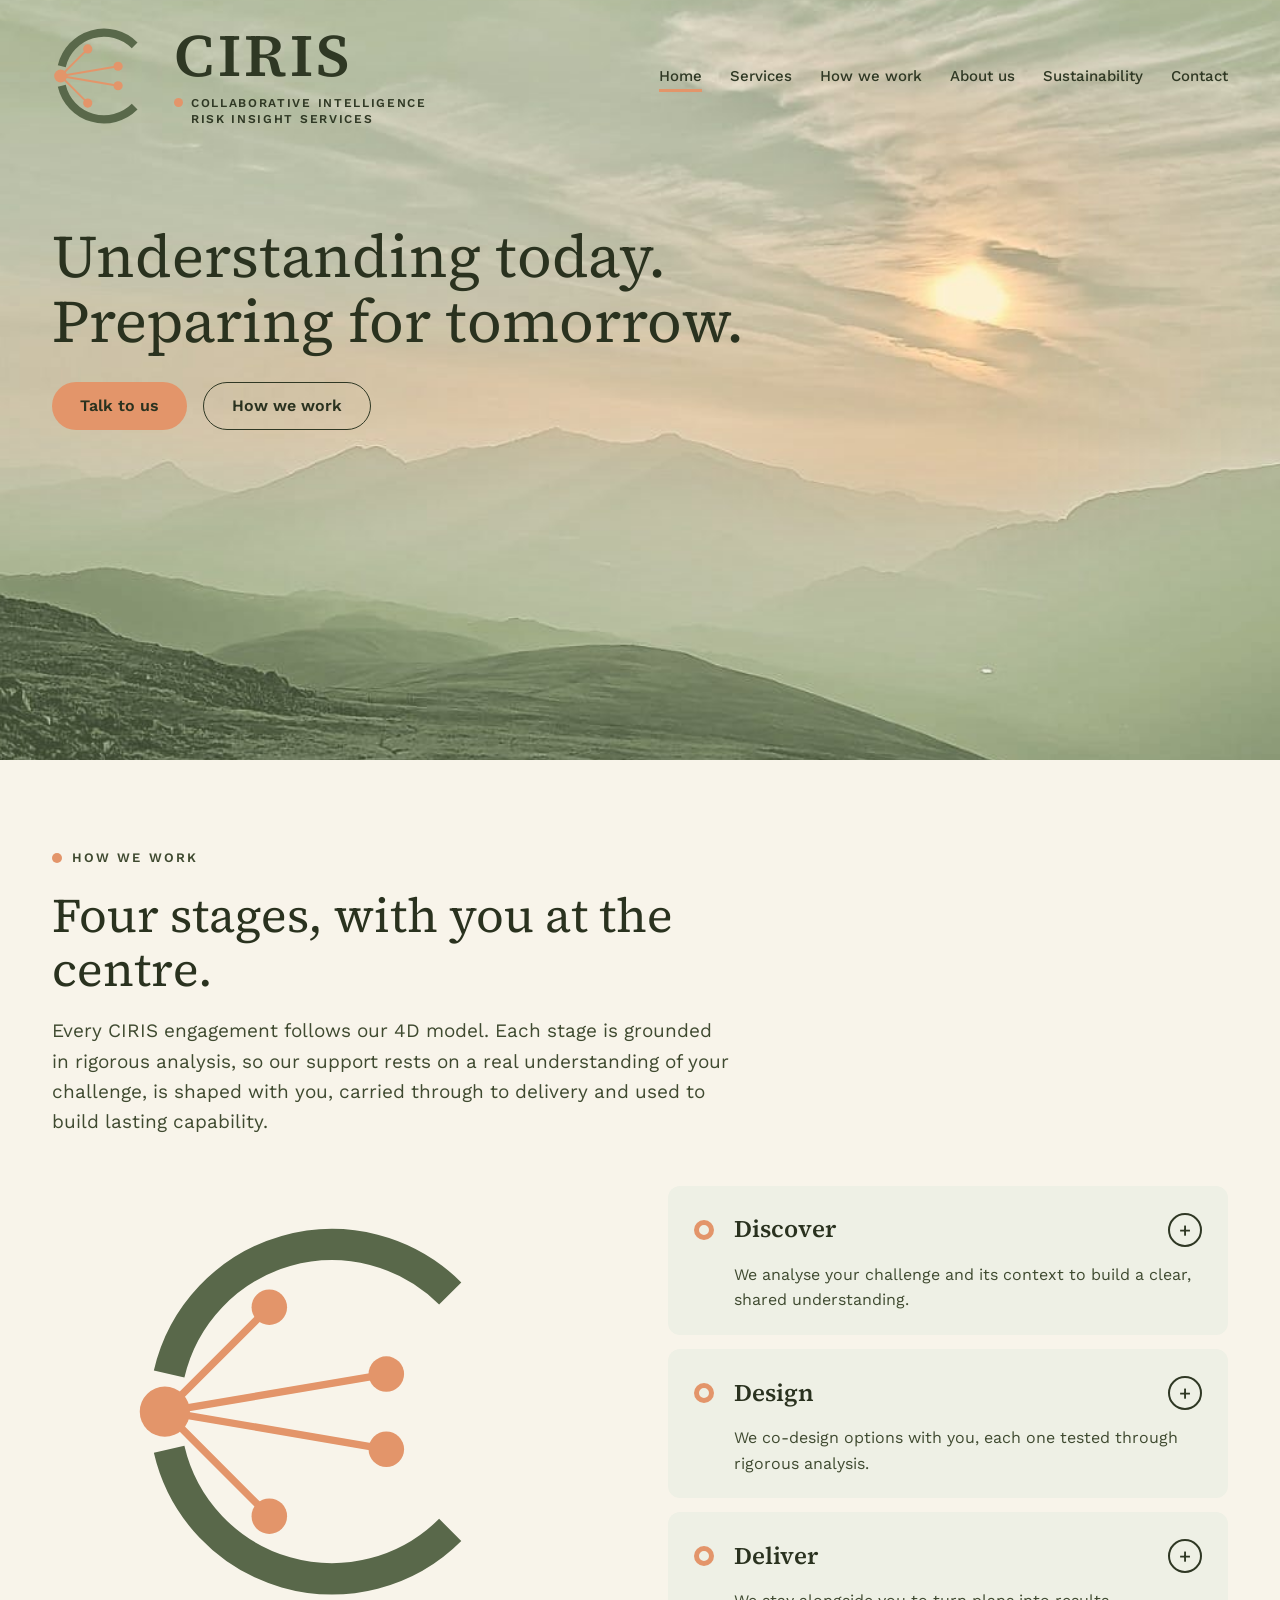
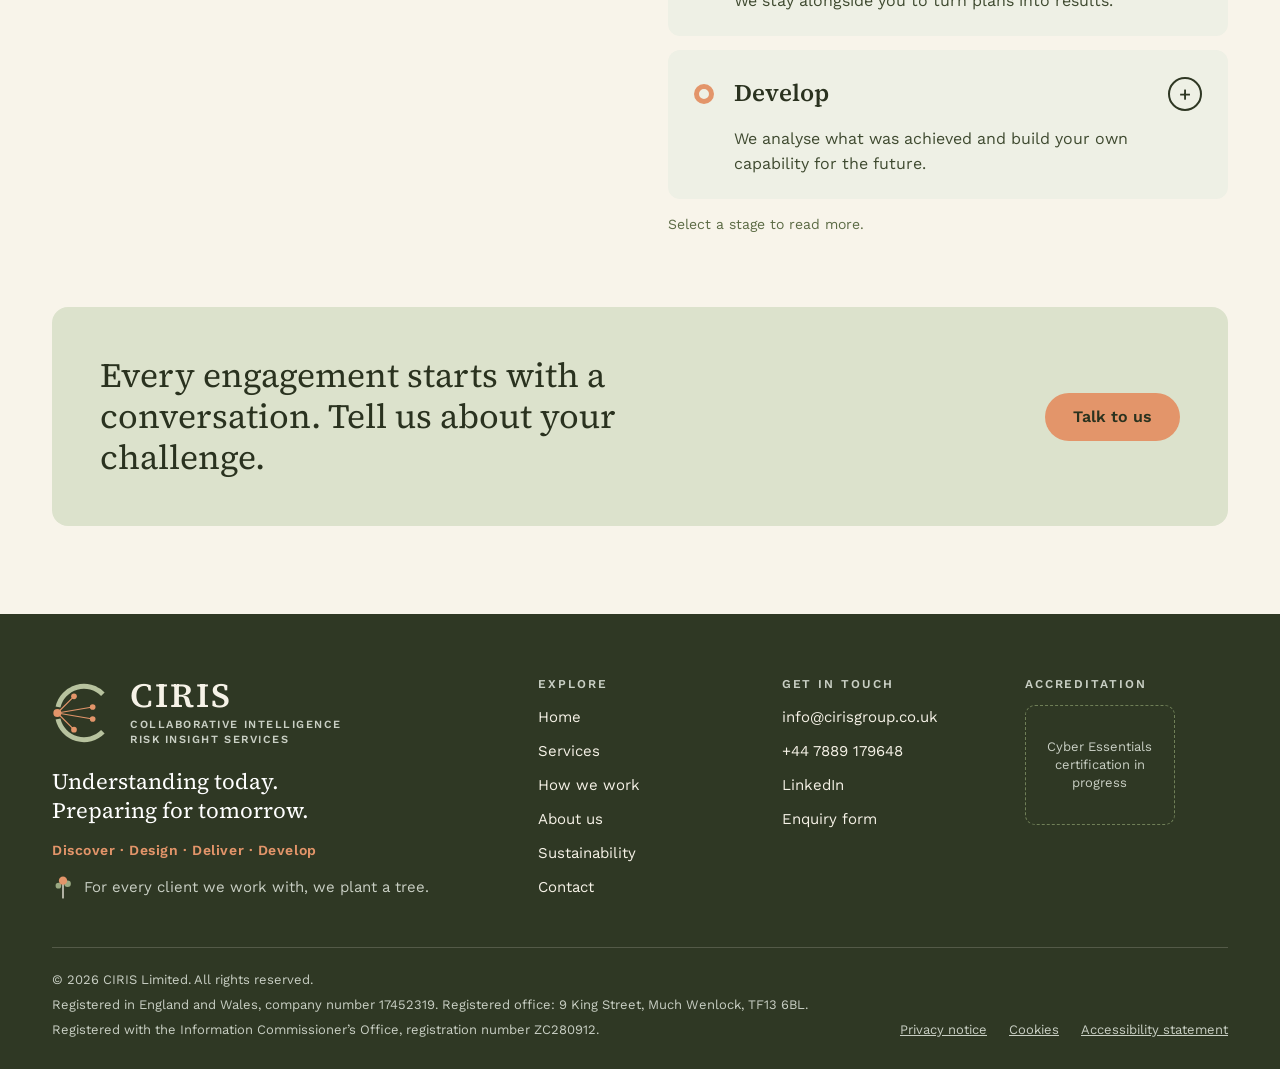
<file: index.html>
<!doctype html>
<html lang="en-GB">
<head>
<meta charset="utf-8">
<meta name="viewport" content="width=device-width, initial-scale=1">
<title>CIRIS | Collaborative Intelligence Risk Insight Services</title>
<meta name="description" content="CIRIS helps organisations understand complexity, anticipate change and act with confidence, through intelligence, risk and analysis expertise built in policing and public service.">
<meta name="theme-color" content="#2F3824">
<meta property="og:title" content="CIRIS | Collaborative Intelligence Risk Insight Services">
<meta property="og:description" content="CIRIS helps organisations understand complexity, anticipate change and act with confidence, through intelligence, risk and analysis expertise built in policing and public service.">
<meta property="og:type" content="website">
<meta property="og:image" content="https://cirisgroup.co.uk/assets/img/hero-landscape.jpg">
<link rel="icon" href="favicon.svg" type="image/svg+xml">
<link rel="preload" href="assets/fonts/source-serif-4-latin-400-normal.woff2" as="font" type="font/woff2" crossorigin>
<link rel="stylesheet" href="assets/css/site.css">
<script src="assets/js/site.js" defer></script>
</head>
<body>
<a class="skip" href="#main">Skip to content</a>
<div class="mini-nav" id="mini-nav">
<div class="wrap">
<a class="mini-brand" href="index.html" aria-label="CIRIS home"><svg class="mini-mark" viewBox="4 4 192 192" aria-hidden="true" focusable="false"><path d="M156.57 43.43 A80 80 0 0 0 22.05 82.0" fill="none" stroke="#59684A" stroke-width="15"/><path d="M22.05 118.0 A80 80 0 0 0 156.57 156.57" fill="none" stroke="#59684A" stroke-width="15"/><line x1="20" y1="100" x2="70" y2="50" stroke="#E3956A" stroke-width="3.5" stroke-linecap="round"/><line x1="20" y1="100" x2="126" y2="82" stroke="#E3956A" stroke-width="3.5" stroke-linecap="round"/><line x1="20" y1="100" x2="126" y2="118" stroke="#E3956A" stroke-width="3.5" stroke-linecap="round"/><line x1="20" y1="100" x2="70" y2="150" stroke="#E3956A" stroke-width="3.5" stroke-linecap="round"/><circle cx="20" cy="100" r="12" fill="#E3956A"/><circle cx="70" cy="50" r="8.5" fill="#E3956A"/><circle cx="126" cy="82" r="8.5" fill="#E3956A"/><circle cx="126" cy="118" r="8.5" fill="#E3956A"/><circle cx="70" cy="150" r="8.5" fill="#E3956A"/></svg><span>CIRIS</span></a>
<nav aria-label="Quick links"><ul><li><a href="index.html" aria-current="page">Home</a></li><li><a href="services.html">Services</a></li><li><a href="#how-we-work">How we work</a></li><li><a href="about.html">About us</a></li><li><a href="sustainability.html">Sustainability</a></li><li><a href="contact.html">Contact</a></li></ul></nav>
</div>
</div>

<section class="hero hero-home">
<img class="hero-img" src="assets/img/hero-landscape.jpg" alt="" width="1600" height="660" fetchpriority="high">
<header class="site-header">
<div class="wrap">
<a class="brand" href="index.html" aria-label="CIRIS home">
<svg class="brand-mark" viewBox="4 4 192 192" aria-hidden="true" focusable="false"><path d="M156.57 43.43 A80 80 0 0 0 22.05 82.0" fill="none" stroke="#59684A" stroke-width="15"/><path d="M22.05 118.0 A80 80 0 0 0 156.57 156.57" fill="none" stroke="#59684A" stroke-width="15"/><line x1="20" y1="100" x2="70" y2="50" stroke="#E3956A" stroke-width="3.5" stroke-linecap="round"/><line x1="20" y1="100" x2="126" y2="82" stroke="#E3956A" stroke-width="3.5" stroke-linecap="round"/><line x1="20" y1="100" x2="126" y2="118" stroke="#E3956A" stroke-width="3.5" stroke-linecap="round"/><line x1="20" y1="100" x2="70" y2="150" stroke="#E3956A" stroke-width="3.5" stroke-linecap="round"/><circle cx="20" cy="100" r="12" fill="#E3956A"/><circle cx="70" cy="50" r="8.5" fill="#E3956A"/><circle cx="126" cy="82" r="8.5" fill="#E3956A"/><circle cx="126" cy="118" r="8.5" fill="#E3956A"/><circle cx="70" cy="150" r="8.5" fill="#E3956A"/></svg>
<span class="brand-text"><span class="brand-name">CIRIS</span><span class="brand-full">Collaborative Intelligence<br>Risk Insight Services</span></span>
</a>
<nav class="main-nav" aria-label="Main">
<ul>
<li><a href="index.html" aria-current="page">Home</a></li>
<li><a href="services.html">Services</a></li>
<li><a href="#how-we-work">How we work</a></li>
<li><a href="about.html">About us</a></li>
<li><a href="sustainability.html">Sustainability</a></li>
<li><a href="contact.html">Contact</a></li>
</ul>
</nav>
</div>
</header>
<div class="wrap hero-body">
<h1>Understanding today.<br>Preparing for tomorrow.</h1>
<div class="btn-row">
<a class="btn btn-primary" href="mailto:info@cirisgroup.co.uk">Talk to us</a>
<a class="btn btn-outline" href="#how-we-work">How we work</a>
</div>
</div>
</section>
<main id="main">
<section id="how-we-work" class="wrap section-head">
<p class="eyebrow">How we work</p>
<h2>Four stages, with you at the centre.</h2>
<p class="lead">Every CIRIS engagement follows our 4D model. Each stage is grounded in rigorous analysis, so our support rests on a real understanding of your challenge, is shaped with you, carried through to delivery and used to build lasting capability.</p>
</section>
<section class="wrap model" aria-label="The 4D model">
<div class="model-graphic">
<svg id="net" class="net" viewBox="-34 -8 268 216" role="img" aria-label="The CIRIS mark becomes the 4D model: four nodes move onto the C as Discover, Design, Deliver and Develop, with the client at the centre.">
<path d="M156.57 43.43 A80 80 0 0 0 22.05 82.0" fill="none" stroke="#59684A" stroke-width="15"/>
<path d="M22.05 118.0 A80 80 0 0 0 156.57 156.57" fill="none" stroke="#59684A" stroke-width="15"/>
<path id="gap" d="M22.05 82.0 A80 80 0 0 0 22.05 118.0" fill="none" stroke="#59684A" stroke-width="15" style="opacity:1"/>
<line class="pulse p1" x1="140" y1="30.72" x2="100" y2="100"/>
<line class="pulse p2" x1="38.72" y1="48.58" x2="100" y2="100"/>
<line class="pulse p3" x1="38.72" y1="151.42" x2="100" y2="100"/>
<line class="pulse p4" x1="140" y1="169.28" x2="100" y2="100"/>
<circle class="ring" cx="100" cy="100" r="22"/>
<line id="s1" x1="100" y1="100" x2="140" y2="30.72" stroke="#E3956A" stroke-width="3.5" stroke-linecap="round"/>
<line id="s2" x1="100" y1="100" x2="38.72" y2="48.58" stroke="#E3956A" stroke-width="3.5" stroke-linecap="round"/>
<line id="s3" x1="100" y1="100" x2="38.72" y2="151.42" stroke="#E3956A" stroke-width="3.5" stroke-linecap="round"/>
<line id="s4" x1="100" y1="100" x2="140" y2="169.28" stroke="#E3956A" stroke-width="3.5" stroke-linecap="round"/>
<circle id="hub" cx="100" cy="100" r="22" fill="#E3956A"/>
<text id="hub-label" class="hublbl" x="100" y="102">CLIENT</text>
<circle id="n1" cx="140" cy="30.72" r="8.5" fill="#E3956A"/>
<circle id="n2" cx="38.72" cy="48.58" r="8.5" fill="#E3956A"/>
<circle id="n3" cx="38.72" cy="151.42" r="8.5" fill="#E3956A"/>
<circle id="n4" cx="140" cy="169.28" r="8.5" fill="#E3956A"/>
<text class="lbl" x="152" y="25">DISCOVER</text>
<text class="lbl end" x="26" y="41">DESIGN</text>
<text class="lbl end" x="26" y="166">DELIVER</text>
<text class="lbl" x="152" y="182">DEVELOP</text>
</svg>
</div>
<div class="stages">
<ol>
<li><details class="stage">
<summary><span class="stage-title"><h3>Discover</h3><span class="toggle-icon" aria-hidden="true"></span></span><span class="stage-short">We analyse your challenge and its context to build a clear, shared understanding.</span></summary>
<div class="stage-more reveal"><p>We start by understanding you, your needs and the challenge you face. Our analysts examine the information you already hold, identify what is missing and assess the wider context and how the picture may change in the future.</p><p>Everything that follows rests on a clear, evidence-based and shared understanding.</p></div>
</details></li>
<li><details class="stage">
<summary><span class="stage-title"><h3>Design</h3><span class="toggle-icon" aria-hidden="true"></span></span><span class="stage-short">We co-design options with you, each one tested through rigorous analysis.</span></summary>
<div class="stage-more reveal"><p>We work through potential solutions with you, using analysis to test each option against the evidence, the risks and the outcomes you need. We are candid about the strengths and weaknesses of every approach.</p><p>Design concludes with a clear pathway and a solid plan to help you achieve your outcomes.</p></div>
</details></li>
<li><details class="stage">
<summary><span class="stage-title"><h3>Deliver</h3><span class="toggle-icon" aria-hidden="true"></span></span><span class="stage-short">We stay alongside you to turn plans into results.</span></summary>
<div class="stage-more reveal"><p>Too many plans remain on the shelf or fail to realise their intended benefits. We stay alongside you through implementation, providing practical support to turn plans into results and realise the benefits you intended.</p></div>
</details></li>
<li><details class="stage">
<summary><span class="stage-title"><h3>Develop</h3><span class="toggle-icon" aria-hidden="true"></span></span><span class="stage-short">We analyse what was achieved and build your own capability for the future.</span></summary>
<div class="stage-more reveal"><p>Development closes the loop and informs what comes next. Through structured debriefs and evaluation, we analyse the benefits achieved against the outcomes intended and learn from every engagement.</p><p>We then pass that knowledge on through training, workshops and mentoring in analysis, critical thinking, intelligence management and risk management, helping you become more self-sufficient and better prepared for future challenges.</p></div>
</details></li>
</ol>
<p class="hint">Select a stage to read more.</p>
</div>
</section>
<section class="wrap cta-band">
<div class="cta">
<h2>Every engagement starts with a conversation. Tell us about your challenge.</h2>
<a class="btn btn-primary" href="mailto:info@cirisgroup.co.uk">Talk to us</a>
</div>
</section>
</main>
<footer class="site-footer">
<div class="wrap">
<div class="ft-grid">
<div class="ft-brand">
<a class="ft-logo" href="index.html">
<svg class="" viewBox="4 4 192 192" aria-hidden="true" focusable="false"><path d="M156.57 43.43 A80 80 0 0 0 22.05 82.0" fill="none" stroke="#B7C29E" stroke-width="15"/><path d="M22.05 118.0 A80 80 0 0 0 156.57 156.57" fill="none" stroke="#B7C29E" stroke-width="15"/><line x1="20" y1="100" x2="70" y2="50" stroke="#E3956A" stroke-width="3.5" stroke-linecap="round"/><line x1="20" y1="100" x2="126" y2="82" stroke="#E3956A" stroke-width="3.5" stroke-linecap="round"/><line x1="20" y1="100" x2="126" y2="118" stroke="#E3956A" stroke-width="3.5" stroke-linecap="round"/><line x1="20" y1="100" x2="70" y2="150" stroke="#E3956A" stroke-width="3.5" stroke-linecap="round"/><circle cx="20" cy="100" r="12" fill="#E3956A"/><circle cx="70" cy="50" r="8.5" fill="#E3956A"/><circle cx="126" cy="82" r="8.5" fill="#E3956A"/><circle cx="126" cy="118" r="8.5" fill="#E3956A"/><circle cx="70" cy="150" r="8.5" fill="#E3956A"/></svg>
<span><strong>CIRIS</strong><small>Collaborative Intelligence<br>Risk Insight Services</small></span>
</a>
<p class="ft-tag">Understanding today.<br>Preparing for tomorrow.</p>
<p class="ft-4d">Discover · Design · Deliver · Develop</p>
<p class="ft-pledge"><svg width="22" height="24" viewBox="0 0 200 220" aria-hidden="true" focusable="false"><path d="M100 210 L100 70" stroke="#F6F2E7" stroke-width="12" stroke-linecap="round"/><circle cx="58" cy="98" r="26" fill="#9AA982"/><circle cx="142" cy="80" r="30" fill="#9AA982"/><circle cx="100" cy="52" r="38" fill="#E3956A"/></svg><span>For every client we work with, we plant a tree.</span></p>
</div>
<nav aria-label="Footer">
<h2>Explore</h2>
<ul>
<li><a href="index.html">Home</a></li>
<li><a href="services.html">Services</a></li>
<li><a href="index.html#how-we-work">How we work</a></li>
<li><a href="about.html">About us</a></li>
<li><a href="sustainability.html">Sustainability</a></li>
<li><a href="contact.html">Contact</a></li>
</ul>
</nav>
<div>
<h2>Get in touch</h2>
<ul>
<li><a href="mailto:info@cirisgroup.co.uk">info@cirisgroup.co.uk</a></li>
<li><a href="tel:+447889179648">+44 7889 179648</a></li>
<li><a href="https://www.linkedin.com/company/cirisgroup/" target="_blank" rel="noopener">LinkedIn</a></li>
<li><a href="contact.html">Enquiry form</a></li>
</ul>
</div>
<div>
<h2>Accreditation</h2>
<!-- TODO: replace with the official Cyber Essentials badge once the certificate is issued -->
<div class="badge-slot">Cyber Essentials certification in progress</div>
</div>
</div>
<div class="ft-legal">
<div>
<p>© 2026 CIRIS Limited. All rights reserved.</p>
<p>Registered in England and Wales, company number 17452319. Registered office: 9 King Street, Much Wenlock, TF13 6BL.</p>
<p>Registered with the Information Commissioner’s Office, registration number ZC280912.</p>
</div>
<ul>
<li><a href="privacy.html">Privacy notice</a></li>
<li><a href="privacy.html#cookies">Cookies</a></li>
<li><a href="accessibility.html">Accessibility statement</a></li>
</ul>
</div>
</div>
</footer>
</body>
</html>
</file>
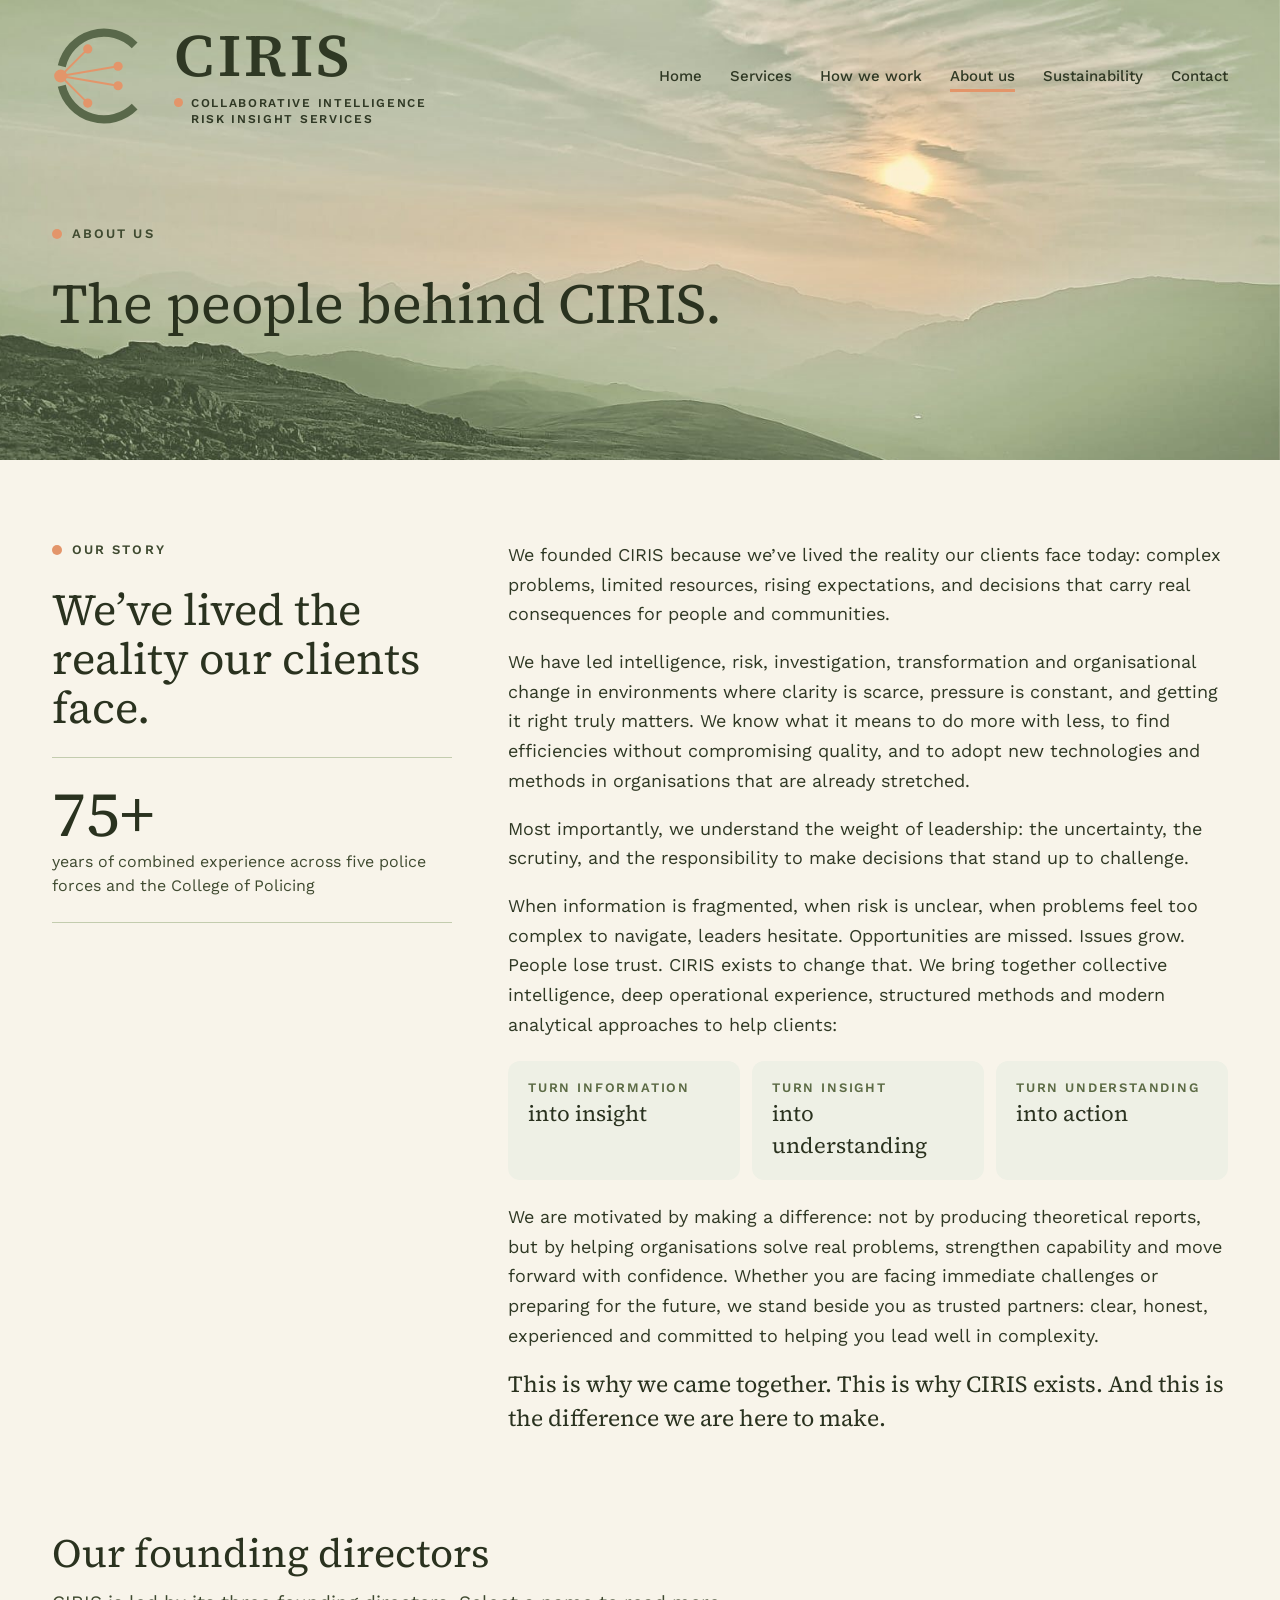
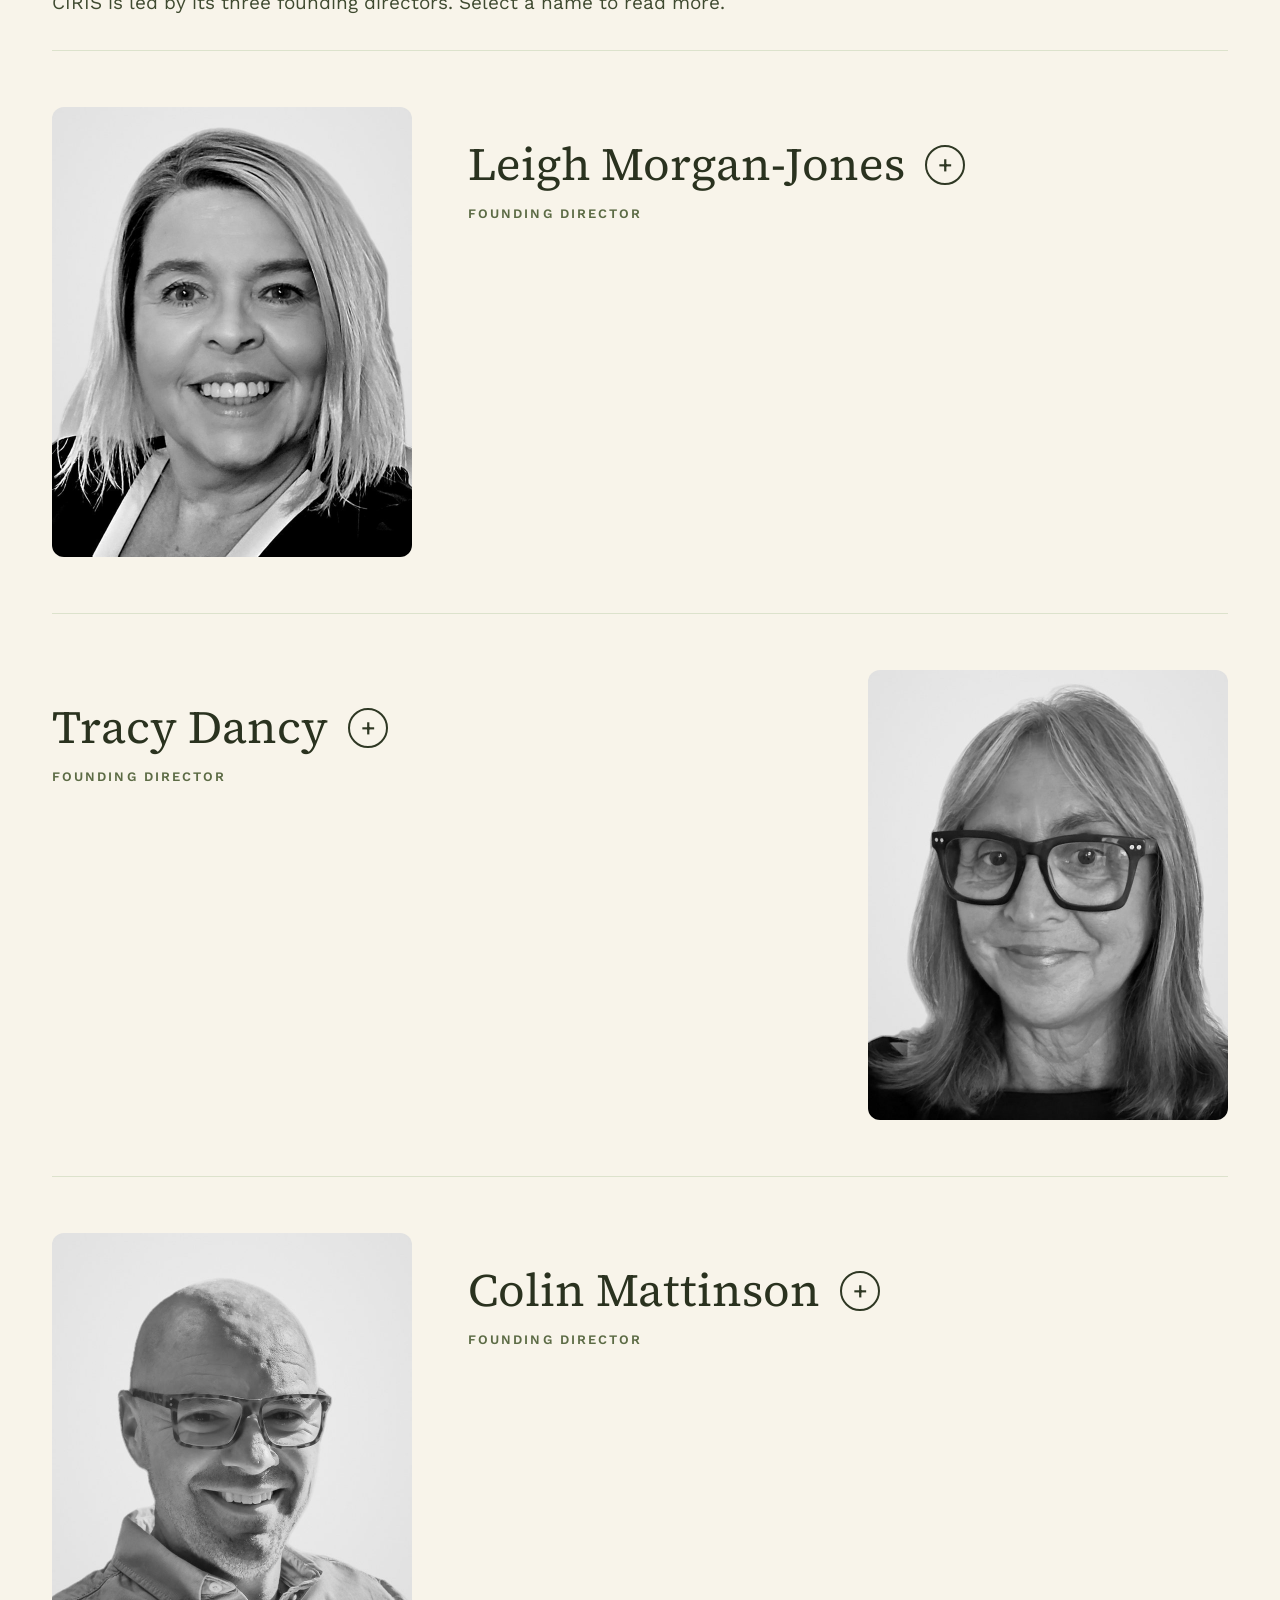
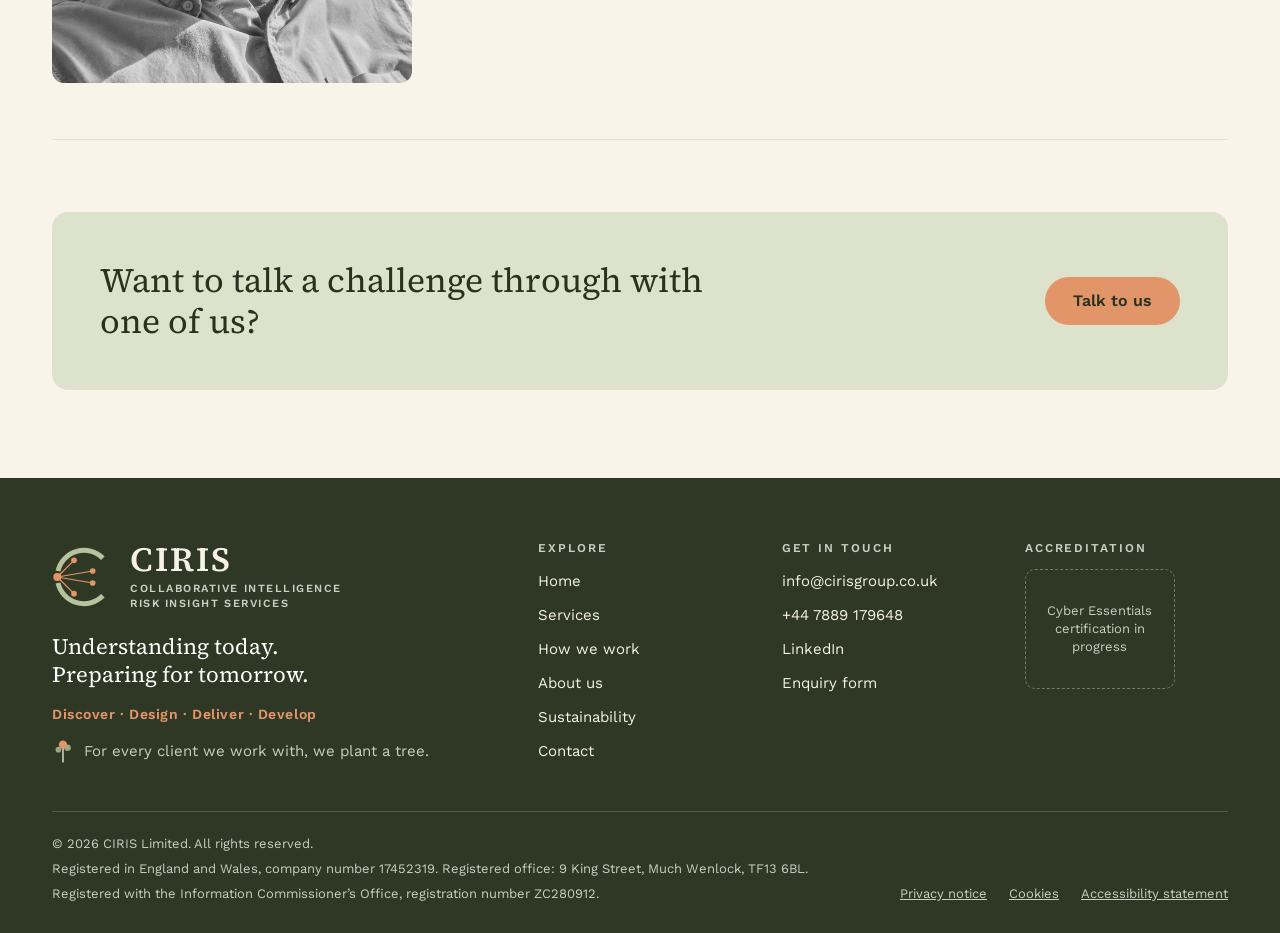
<file: about.html>
<!doctype html>
<html lang="en-GB">
<head>
<meta charset="utf-8">
<meta name="viewport" content="width=device-width, initial-scale=1">
<title>About us | CIRIS</title>
<meta name="description" content="Our story and the three founding directors of CIRIS, with over 75 years of combined experience across five police forces and the College of Policing.">
<meta name="theme-color" content="#2F3824">
<meta property="og:title" content="About us | CIRIS">
<meta property="og:description" content="Our story and the three founding directors of CIRIS, with over 75 years of combined experience across five police forces and the College of Policing.">
<meta property="og:type" content="website">
<meta property="og:image" content="https://cirisgroup.co.uk/assets/img/hero-landscape.jpg">
<link rel="icon" href="favicon.svg" type="image/svg+xml">
<link rel="preload" href="assets/fonts/source-serif-4-latin-400-normal.woff2" as="font" type="font/woff2" crossorigin>
<link rel="stylesheet" href="assets/css/site.css">
<script src="assets/js/site.js" defer></script>
</head>
<body>
<a class="skip" href="#main">Skip to content</a>
<div class="mini-nav" id="mini-nav">
<div class="wrap">
<a class="mini-brand" href="index.html" aria-label="CIRIS home"><svg class="mini-mark" viewBox="4 4 192 192" aria-hidden="true" focusable="false"><path d="M156.57 43.43 A80 80 0 0 0 22.05 82.0" fill="none" stroke="#59684A" stroke-width="15"/><path d="M22.05 118.0 A80 80 0 0 0 156.57 156.57" fill="none" stroke="#59684A" stroke-width="15"/><line x1="20" y1="100" x2="70" y2="50" stroke="#E3956A" stroke-width="3.5" stroke-linecap="round"/><line x1="20" y1="100" x2="126" y2="82" stroke="#E3956A" stroke-width="3.5" stroke-linecap="round"/><line x1="20" y1="100" x2="126" y2="118" stroke="#E3956A" stroke-width="3.5" stroke-linecap="round"/><line x1="20" y1="100" x2="70" y2="150" stroke="#E3956A" stroke-width="3.5" stroke-linecap="round"/><circle cx="20" cy="100" r="12" fill="#E3956A"/><circle cx="70" cy="50" r="8.5" fill="#E3956A"/><circle cx="126" cy="82" r="8.5" fill="#E3956A"/><circle cx="126" cy="118" r="8.5" fill="#E3956A"/><circle cx="70" cy="150" r="8.5" fill="#E3956A"/></svg><span>CIRIS</span></a>
<nav aria-label="Quick links"><ul><li><a href="index.html">Home</a></li><li><a href="services.html">Services</a></li><li><a href="index.html#how-we-work">How we work</a></li><li><a href="about.html" aria-current="page">About us</a></li><li><a href="sustainability.html">Sustainability</a></li><li><a href="contact.html">Contact</a></li></ul></nav>
</div>
</div>

<section class="hero hero-about">
<img class="hero-img" src="assets/img/hero-landscape.jpg" alt="" width="1600" height="660">
<header class="site-header">
<div class="wrap">
<a class="brand" href="index.html" aria-label="CIRIS home">
<svg class="brand-mark" viewBox="4 4 192 192" aria-hidden="true" focusable="false"><path d="M156.57 43.43 A80 80 0 0 0 22.05 82.0" fill="none" stroke="#59684A" stroke-width="15"/><path d="M22.05 118.0 A80 80 0 0 0 156.57 156.57" fill="none" stroke="#59684A" stroke-width="15"/><line x1="20" y1="100" x2="70" y2="50" stroke="#E3956A" stroke-width="3.5" stroke-linecap="round"/><line x1="20" y1="100" x2="126" y2="82" stroke="#E3956A" stroke-width="3.5" stroke-linecap="round"/><line x1="20" y1="100" x2="126" y2="118" stroke="#E3956A" stroke-width="3.5" stroke-linecap="round"/><line x1="20" y1="100" x2="70" y2="150" stroke="#E3956A" stroke-width="3.5" stroke-linecap="round"/><circle cx="20" cy="100" r="12" fill="#E3956A"/><circle cx="70" cy="50" r="8.5" fill="#E3956A"/><circle cx="126" cy="82" r="8.5" fill="#E3956A"/><circle cx="126" cy="118" r="8.5" fill="#E3956A"/><circle cx="70" cy="150" r="8.5" fill="#E3956A"/></svg>
<span class="brand-text"><span class="brand-name">CIRIS</span><span class="brand-full">Collaborative Intelligence<br>Risk Insight Services</span></span>
</a>
<nav class="main-nav" aria-label="Main">
<ul>
<li><a href="index.html">Home</a></li>
<li><a href="services.html">Services</a></li>
<li><a href="index.html#how-we-work">How we work</a></li>
<li><a href="about.html" aria-current="page">About us</a></li>
<li><a href="sustainability.html">Sustainability</a></li>
<li><a href="contact.html">Contact</a></li>
</ul>
</nav>
</div>
</header>
<div class="wrap hero-body">
<p class="eyebrow">About us</p>
<h1>The people behind CIRIS.</h1>
</div>
</section>
<main id="main">
<section class="wrap story" aria-labelledby="our-story">
<div class="story-side">
<p class="eyebrow">Our story</p>
<h2 id="our-story">We’ve lived the reality our clients face.</h2>
<p class="stat"><strong>75+</strong><span>years of combined experience across five police forces and the College of Policing</span></p>
</div>
<div class="story-body">
<p>We founded CIRIS because we’ve lived the reality our clients face today: complex problems, limited resources, rising expectations, and decisions that carry real consequences for people and communities.</p>
<p>We have led intelligence, risk, investigation, transformation and organisational change in environments where clarity is scarce, pressure is constant, and getting it right truly matters. We know what it means to do more with less, to find efficiencies without compromising quality, and to adopt new technologies and methods in organisations that are already stretched.</p>
<p>Most importantly, we understand the weight of leadership: the uncertainty, the scrutiny, and the responsibility to make decisions that stand up to challenge.</p>
<p>When information is fragmented, when risk is unclear, when problems feel too complex to navigate, leaders hesitate. Opportunities are missed. Issues grow. People lose trust. CIRIS exists to change that. We bring together collective intelligence, deep operational experience, structured methods and modern analytical approaches to help clients:</p>
<ol class="turns">
<li><small>Turn information</small><span>into insight</span></li>
<li><small>Turn insight</small><span>into understanding</span></li>
<li><small>Turn understanding</small><span>into action</span></li>
</ol>
<p>We are motivated by making a difference: not by producing theoretical reports, but by helping organisations solve real problems, strengthen capability and move forward with confidence. Whether you are facing immediate challenges or preparing for the future, we stand beside you as trusted partners: clear, honest, experienced and committed to helping you lead well in complexity.</p>
<p class="story-close">This is why we came together. This is why CIRIS exists. And this is the difference we are here to make.</p>
</div>
</section>
<section class="wrap directors-head">
<h2>Our founding directors</h2>
<p class="lead">CIRIS is led by its three founding directors. Select a name to read more.</p>
</section>
<section class="wrap directors" aria-label="Founding directors">
<article class="director" id="leigh">
<img src="assets/img/leigh-morgan-jones.jpg" alt="Leigh Morgan-Jones" width="720" height="900" loading="lazy">
<div class="director-text">
<details>
<summary>
<span class="director-name"><h2>Leigh Morgan-Jones</h2><span class="toggle-icon" aria-hidden="true"></span></span>
<span class="kicker">Founding Director</span>
</summary>
<div class="bio reveal">
<p class="bio-lead">Analytical rigour and creative problem-solving, delivering strategic intelligence and collaborative risk solutions that help organisations navigate complexity with confidence.</p>
<p>Leigh Morgan-Jones brings nearly 30 years of intelligence and analysis leadership across Staffordshire Police and West Midlands Police, built on an earlier career in the commercial sector.</p><p>In senior roles including Head of Intelligence and Head of Analysis, Leigh set strategic, tactical and investigative direction. At Staffordshire Police, she led the force to become the first to map Child Sexual Abuse and Exploitation (CSAE) organised crime groups, work that was briefed to the Home Secretary as part of monthly government briefings. In 2019 she was named Police Staff of the Year and became the first recipient of the Nicola Prince Award for her contribution to national analysis development.</p><p>Nationally, Leigh led the National Police Chiefs’ Council (NPCC) National Analyst Business Group for a decade, building a partnership approach that brought more than 60 organisations together to share effective practice across law enforcement. As a peer reviewer for the College of Policing, she assessed force intelligence departments and advised on modern risk-assessment methods.</p><p>Most recently, Leigh provided specialist assurance to the NPCC-led National Intelligence Review and reviewed the West Midlands Police Intelligence Target Operating Model. Her prioritised strategic recommendations were accepted in full for further development.</p><p>Before policing, Leigh became her company’s first female Transport Manager at 25 and later led trade sales in the steel industry. That commercial grounding shapes her focus on turning complex problems into practical, cost-effective solutions. An experienced public speaker and change manager, she has championed career progression for neurodiverse staff, care leavers and others seeking to develop, and volunteers with the Soroptimists.</p><p>As a founding director of CIRIS, Leigh combines a people-first approach with rigorous analysis to help public and private sector organisations improve operations, manage risk and keep communities safe.</p>
<p><a class="li-link" href="https://www.linkedin.com/in/leigh-morgan-jones-529a6218b/" target="_blank" rel="noopener"><svg width="20" height="20" viewBox="0 0 24 24" aria-hidden="true" focusable="false"><rect x="2" y="2" width="20" height="20" rx="4" fill="currentColor"/><path d="M7 10v7M7 7v.01M11 17v-4a2 2 0 0 1 4 0v4M11 10v7" stroke="#F8F4EA" stroke-width="2" stroke-linecap="round" fill="none"/></svg><span>Connect with Leigh on LinkedIn</span><span class="visually-hidden"> (opens in a new tab)</span></a></p>
</div>
</details>
</div>
</article>
<article class="director" id="tracy">
<img src="assets/img/tracy-dancy.jpg" alt="Tracy Dancy" width="720" height="900" loading="lazy">
<div class="director-text">
<details>
<summary>
<span class="director-name"><h2>Tracy Dancy</h2><span class="toggle-icon" aria-hidden="true"></span></span>
<span class="kicker">Founding Director</span>
</summary>
<div class="bio reveal">
<p class="bio-lead">Intelligence and analysis expertise for organisations that need to understand threat, risk and harm.</p>
<p>Tracy Dancy brings 27 years of analysis and intelligence experience, with operational and strategic expertise gained across multiple police forces and agencies.</p><p>As Head of Analysis at the Metropolitan Police Service (MPS), the UK’s largest police force, Tracy built a strong record of leadership, innovation and collaboration. As Head of Profession, she was responsible for recruitment, training, professional development and accreditation. She led an extensive review of intelligence and analysis functions that streamlined processes and delivered efficiency savings of around £25 million, with a sustained focus on staff welfare throughout.</p><p>She also developed intelligence and analysis practice for violence reduction and public protection. This included processes to identify and prioritise violent and sexual offenders and to link sexual offences, so that lessons from Serious Case Reviews were not overlooked. Nationally, she contributed to several working groups reporting to the National Police Chiefs’ Council (NPCC) lead for intelligence.</p><p>Since leaving policing, Tracy has provided subject-matter expertise across government and policing. For the Home Office Accelerated Capability Environment (ACE), on behalf of the NPCC, she reviewed processes aligned with the National Intelligence Model. She led a Strategic Needs Assessment under the Serious Violence Duty for a London Community Safety Partnership. She was also strategic adviser on an Intelligence Blueprint for a government department, including its tasking and coordination models. She supported an MPS IT programme to find an effective search capability for intelligence professionals, and has provided risk, intelligence and transformation services to develop policing and intelligence functions in the Middle East.</p><p>Her approach combines analytical rigour with an understanding of people and change, built on integrity, resilience, empathy and the ability to negotiate and influence. As a founding director of CIRIS, she helps clients turn intelligence into confident decisions about risk.</p>
<p><a class="li-link" href="https://www.linkedin.com/in/tracy-dancy-b63ba731/" target="_blank" rel="noopener"><svg width="20" height="20" viewBox="0 0 24 24" aria-hidden="true" focusable="false"><rect x="2" y="2" width="20" height="20" rx="4" fill="currentColor"/><path d="M7 10v7M7 7v.01M11 17v-4a2 2 0 0 1 4 0v4M11 10v7" stroke="#F8F4EA" stroke-width="2" stroke-linecap="round" fill="none"/></svg><span>Connect with Tracy on LinkedIn</span><span class="visually-hidden"> (opens in a new tab)</span></a></p>
</div>
</details>
</div>
</article>
<article class="director" id="colin">
<img src="assets/img/colin-mattinson.jpg" alt="Colin Mattinson" width="720" height="900" loading="lazy">
<div class="director-text">
<details>
<summary>
<span class="director-name"><h2>Colin Mattinson</h2><span class="toggle-icon" aria-hidden="true"></span></span>
<span class="kicker">Founding Director</span>
</summary>
<div class="bio reveal">
<p class="bio-lead">Intelligence, risk and decision-making for organisations operating in complex, high-stakes environments.</p>
<p>Colin Mattinson brings 25 years of police service, including senior command, to his consultancy work. He combines proven leadership in high-risk operations with a practical, evidence-led approach to intelligence, risk and decision-making.</p><p>As Chief Superintendent and Head of Crime and Public Protection, Colin commanded major investigations and led operations across Staffordshire, the West Midlands and beyond, shaping the force response to serious crime, safeguarding and public protection. In Stoke-on-Trent, he built multi-agency partnerships and governance that reduced risk to vulnerable people.</p><p>As Director of Intelligence, he led a significant change programme that moved intelligence from a supporting function to the centre of policing decisions. He made risk awareness, and accountable decisions in response to it, part of everyday organisational culture rather than an occasional exercise.</p><p>Since 2023, Colin has worked with Ricardo, a global environmental and engineering consultancy, on projects where public safety, climate resilience and regulation intersect. For the Environment Agency, he led a major debrief of its response to critical incidents, with lessons now being embedded in future preparedness and governance. He also plays a key role in Project Skylark, supporting emergency response planning and regulatory alignment for CO₂ transport and carbon capture, utilisation and storage (CCUS). Across this work, he brings together technical specialists, strategic leaders and regional stakeholders, turning complex requirements into workable arrangements.</p><p>An MSc in Environmental Diagnostics from Cranfield University gives Colin a scientific grounding alongside his operational experience. This helps him ask the right questions across technical, operational and governance boundaries and turn the answers into clear strategy. As a founding director of CIRIS, he brings a collaborative, measured approach focused on resilience, assurance and helping clients in the public and private sectors move forward with confidence.</p>
<p><a class="li-link" href="https://www.linkedin.com/in/colin-mattinson-a275261a" target="_blank" rel="noopener"><svg width="20" height="20" viewBox="0 0 24 24" aria-hidden="true" focusable="false"><rect x="2" y="2" width="20" height="20" rx="4" fill="currentColor"/><path d="M7 10v7M7 7v.01M11 17v-4a2 2 0 0 1 4 0v4M11 10v7" stroke="#F8F4EA" stroke-width="2" stroke-linecap="round" fill="none"/></svg><span>Connect with Colin on LinkedIn</span><span class="visually-hidden"> (opens in a new tab)</span></a></p>
</div>
</details>
</div>
</article>
</section>
<section class="wrap cta-band">
<div class="cta">
<h2>Want to talk a challenge through with one of us?</h2>
<a class="btn btn-primary" href="mailto:info@cirisgroup.co.uk">Talk to us</a>
</div>
</section>
</main>
<footer class="site-footer">
<div class="wrap">
<div class="ft-grid">
<div class="ft-brand">
<a class="ft-logo" href="index.html">
<svg class="" viewBox="4 4 192 192" aria-hidden="true" focusable="false"><path d="M156.57 43.43 A80 80 0 0 0 22.05 82.0" fill="none" stroke="#B7C29E" stroke-width="15"/><path d="M22.05 118.0 A80 80 0 0 0 156.57 156.57" fill="none" stroke="#B7C29E" stroke-width="15"/><line x1="20" y1="100" x2="70" y2="50" stroke="#E3956A" stroke-width="3.5" stroke-linecap="round"/><line x1="20" y1="100" x2="126" y2="82" stroke="#E3956A" stroke-width="3.5" stroke-linecap="round"/><line x1="20" y1="100" x2="126" y2="118" stroke="#E3956A" stroke-width="3.5" stroke-linecap="round"/><line x1="20" y1="100" x2="70" y2="150" stroke="#E3956A" stroke-width="3.5" stroke-linecap="round"/><circle cx="20" cy="100" r="12" fill="#E3956A"/><circle cx="70" cy="50" r="8.5" fill="#E3956A"/><circle cx="126" cy="82" r="8.5" fill="#E3956A"/><circle cx="126" cy="118" r="8.5" fill="#E3956A"/><circle cx="70" cy="150" r="8.5" fill="#E3956A"/></svg>
<span><strong>CIRIS</strong><small>Collaborative Intelligence<br>Risk Insight Services</small></span>
</a>
<p class="ft-tag">Understanding today.<br>Preparing for tomorrow.</p>
<p class="ft-4d">Discover · Design · Deliver · Develop</p>
<p class="ft-pledge"><svg width="22" height="24" viewBox="0 0 200 220" aria-hidden="true" focusable="false"><path d="M100 210 L100 70" stroke="#F6F2E7" stroke-width="12" stroke-linecap="round"/><circle cx="58" cy="98" r="26" fill="#9AA982"/><circle cx="142" cy="80" r="30" fill="#9AA982"/><circle cx="100" cy="52" r="38" fill="#E3956A"/></svg><span>For every client we work with, we plant a tree.</span></p>
</div>
<nav aria-label="Footer">
<h2>Explore</h2>
<ul>
<li><a href="index.html">Home</a></li>
<li><a href="services.html">Services</a></li>
<li><a href="index.html#how-we-work">How we work</a></li>
<li><a href="about.html">About us</a></li>
<li><a href="sustainability.html">Sustainability</a></li>
<li><a href="contact.html">Contact</a></li>
</ul>
</nav>
<div>
<h2>Get in touch</h2>
<ul>
<li><a href="mailto:info@cirisgroup.co.uk">info@cirisgroup.co.uk</a></li>
<li><a href="tel:+447889179648">+44 7889 179648</a></li>
<li><a href="https://www.linkedin.com/company/cirisgroup/" target="_blank" rel="noopener">LinkedIn</a></li>
<li><a href="contact.html">Enquiry form</a></li>
</ul>
</div>
<div>
<h2>Accreditation</h2>
<!-- TODO: replace with the official Cyber Essentials badge once the certificate is issued -->
<div class="badge-slot">Cyber Essentials certification in progress</div>
</div>
</div>
<div class="ft-legal">
<div>
<p>© 2026 CIRIS Limited. All rights reserved.</p>
<p>Registered in England and Wales, company number 17452319. Registered office: 9 King Street, Much Wenlock, TF13 6BL.</p>
<p>Registered with the Information Commissioner’s Office, registration number ZC280912.</p>
</div>
<ul>
<li><a href="privacy.html">Privacy notice</a></li>
<li><a href="privacy.html#cookies">Cookies</a></li>
<li><a href="accessibility.html">Accessibility statement</a></li>
</ul>
</div>
</div>
</footer>
</body>
</html>
</file>
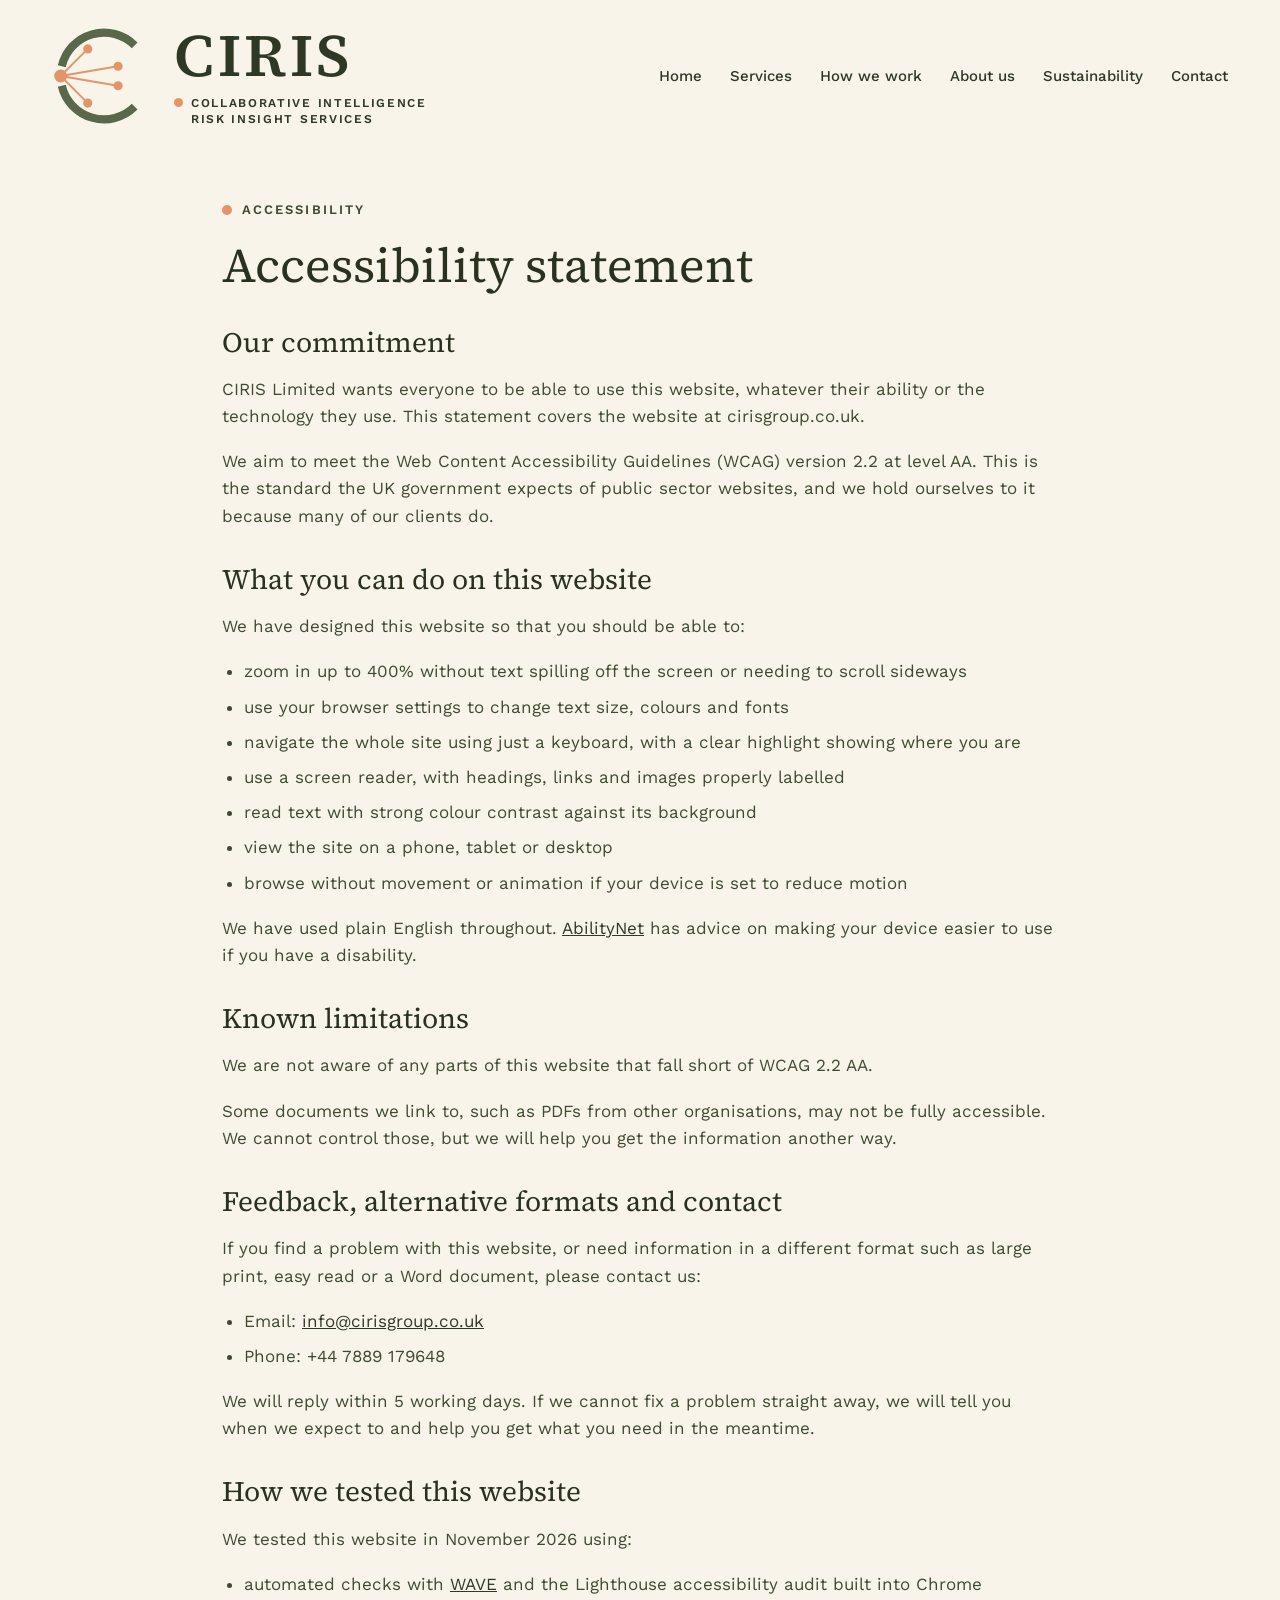
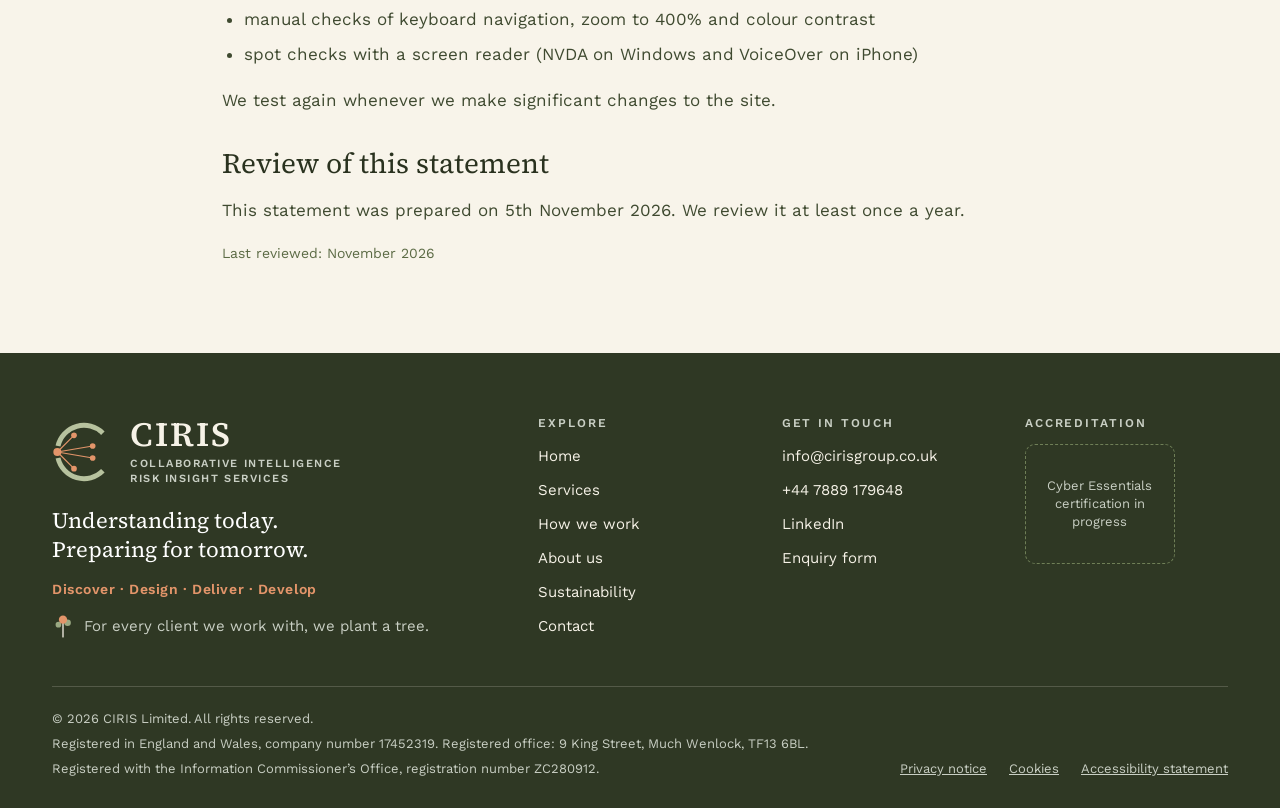
<file: accessibility.html>
<!doctype html>
<html lang="en-GB">
<head>
<meta charset="utf-8">
<meta name="viewport" content="width=device-width, initial-scale=1">
<title>Accessibility statement | CIRIS</title>
<meta name="description" content="How we make the CIRIS website accessible.">
<meta name="theme-color" content="#2F3824">
<meta property="og:title" content="Accessibility statement | CIRIS">
<meta property="og:description" content="How we make the CIRIS website accessible.">
<meta property="og:type" content="website">
<meta property="og:image" content="https://cirisgroup.co.uk/assets/img/hero-landscape.jpg">
<link rel="icon" href="favicon.svg" type="image/svg+xml">
<link rel="preload" href="assets/fonts/source-serif-4-latin-400-normal.woff2" as="font" type="font/woff2" crossorigin>
<link rel="stylesheet" href="assets/css/site.css">
<script src="assets/js/site.js" defer></script>
</head>
<body>
<a class="skip" href="#main">Skip to content</a>
<div class="mini-nav" id="mini-nav">
<div class="wrap">
<a class="mini-brand" href="index.html" aria-label="CIRIS home"><svg class="mini-mark" viewBox="4 4 192 192" aria-hidden="true" focusable="false"><path d="M156.57 43.43 A80 80 0 0 0 22.05 82.0" fill="none" stroke="#59684A" stroke-width="15"/><path d="M22.05 118.0 A80 80 0 0 0 156.57 156.57" fill="none" stroke="#59684A" stroke-width="15"/><line x1="20" y1="100" x2="70" y2="50" stroke="#E3956A" stroke-width="3.5" stroke-linecap="round"/><line x1="20" y1="100" x2="126" y2="82" stroke="#E3956A" stroke-width="3.5" stroke-linecap="round"/><line x1="20" y1="100" x2="126" y2="118" stroke="#E3956A" stroke-width="3.5" stroke-linecap="round"/><line x1="20" y1="100" x2="70" y2="150" stroke="#E3956A" stroke-width="3.5" stroke-linecap="round"/><circle cx="20" cy="100" r="12" fill="#E3956A"/><circle cx="70" cy="50" r="8.5" fill="#E3956A"/><circle cx="126" cy="82" r="8.5" fill="#E3956A"/><circle cx="126" cy="118" r="8.5" fill="#E3956A"/><circle cx="70" cy="150" r="8.5" fill="#E3956A"/></svg><span>CIRIS</span></a>
<nav aria-label="Quick links"><ul><li><a href="index.html">Home</a></li><li><a href="services.html">Services</a></li><li><a href="index.html#how-we-work">How we work</a></li><li><a href="about.html">About us</a></li><li><a href="sustainability.html">Sustainability</a></li><li><a href="contact.html">Contact</a></li></ul></nav>
</div>
</div>
<header class="site-header">
<div class="wrap">
<a class="brand" href="index.html" aria-label="CIRIS home">
<svg class="brand-mark" viewBox="4 4 192 192" aria-hidden="true" focusable="false"><path d="M156.57 43.43 A80 80 0 0 0 22.05 82.0" fill="none" stroke="#59684A" stroke-width="15"/><path d="M22.05 118.0 A80 80 0 0 0 156.57 156.57" fill="none" stroke="#59684A" stroke-width="15"/><line x1="20" y1="100" x2="70" y2="50" stroke="#E3956A" stroke-width="3.5" stroke-linecap="round"/><line x1="20" y1="100" x2="126" y2="82" stroke="#E3956A" stroke-width="3.5" stroke-linecap="round"/><line x1="20" y1="100" x2="126" y2="118" stroke="#E3956A" stroke-width="3.5" stroke-linecap="round"/><line x1="20" y1="100" x2="70" y2="150" stroke="#E3956A" stroke-width="3.5" stroke-linecap="round"/><circle cx="20" cy="100" r="12" fill="#E3956A"/><circle cx="70" cy="50" r="8.5" fill="#E3956A"/><circle cx="126" cy="82" r="8.5" fill="#E3956A"/><circle cx="126" cy="118" r="8.5" fill="#E3956A"/><circle cx="70" cy="150" r="8.5" fill="#E3956A"/></svg>
<span class="brand-text"><span class="brand-name">CIRIS</span><span class="brand-full">Collaborative Intelligence<br>Risk Insight Services</span></span>
</a>
<nav class="main-nav" aria-label="Main">
<ul>
<li><a href="index.html">Home</a></li>
<li><a href="services.html">Services</a></li>
<li><a href="index.html#how-we-work">How we work</a></li>
<li><a href="about.html">About us</a></li>
<li><a href="sustainability.html">Sustainability</a></li>
<li><a href="contact.html">Contact</a></li>
</ul>
</nav>
</div>
</header>
<main id="main" class="wrap prose prose-wide">
<p class="eyebrow">Accessibility</p>
<h1>Accessibility statement</h1>
<h2 id="our-commitment">Our commitment</h2>
<p>CIRIS Limited wants everyone to be able to use this website, whatever their ability or the technology they use. This statement covers the website at cirisgroup.co.uk.</p>
<p>We aim to meet the Web Content Accessibility Guidelines (WCAG) version 2.2 at level AA. This is the standard the UK government expects of public sector websites, and we hold ourselves to it because many of our clients do.</p>
<h2 id="what-you-can-do-on-this-website">What you can do on this website</h2>
<p>We have designed this website so that you should be able to:</p>
<ul>
<li><p>zoom in up to 400% without text spilling off the screen or needing to scroll sideways</p></li>
<li><p>use your browser settings to change text size, colours and fonts</p></li>
<li><p>navigate the whole site using just a keyboard, with a clear highlight showing where you are</p></li>
<li><p>use a screen reader, with headings, links and images properly labelled</p></li>
<li><p>read text with strong colour contrast against its background</p></li>
<li><p>view the site on a phone, tablet or desktop</p></li>
<li><p>browse without movement or animation if your device is set to reduce motion</p></li>
</ul>
<p>We have used plain English throughout. <a href="https://mcmw.abilitynet.org.uk/" target="_blank" rel="noopener">AbilityNet</a> has advice on making your device easier to use if you have a disability.</p>
<h2 id="known-limitations">Known limitations</h2>
<p>We are not aware of any parts of this website that fall short of WCAG 2.2 AA.</p>
<p>Some documents we link to, such as PDFs from other organisations, may not be fully accessible. We cannot control those, but we will help you get the information another way.</p>
<h2 id="feedback-alternative-formats-and-contact">Feedback, alternative formats and contact</h2>
<p>If you find a problem with this website, or need information in a different format such as large print, easy read or a Word document, please contact us:</p>
<ul>
<li><p>Email: <a href="mailto:info@cirisgroup.co.uk">info@cirisgroup.co.uk</a></p></li>
<li><p>Phone: +44 7889 179648</p></li>
</ul>
<p>We will reply within 5 working days. If we cannot fix a problem straight away, we will tell you when we expect to and help you get what you need in the meantime.</p>
<h2 id="how-we-tested-this-website">How we tested this website</h2>
<p>We tested this website in November 2026 using:</p>
<ul>
<li><p>automated checks with <a href="https://wave.webaim.org/" target="_blank" rel="noopener">WAVE</a> and the Lighthouse accessibility audit built into Chrome</p></li>
<li><p>manual checks of keyboard navigation, zoom to 400% and colour contrast</p></li>
<li><p>spot checks with a screen reader (NVDA on Windows and VoiceOver on iPhone)</p></li>
</ul>
<p>We test again whenever we make significant changes to the site.</p>
<h2 id="review-of-this-statement">Review of this statement</h2>
<p>This statement was prepared on 5th November 2026. We review it at least once a year.</p>
<p class="hint">Last reviewed: November 2026</p>

</main>
<footer class="site-footer">
<div class="wrap">
<div class="ft-grid">
<div class="ft-brand">
<a class="ft-logo" href="index.html">
<svg class="" viewBox="4 4 192 192" aria-hidden="true" focusable="false"><path d="M156.57 43.43 A80 80 0 0 0 22.05 82.0" fill="none" stroke="#B7C29E" stroke-width="15"/><path d="M22.05 118.0 A80 80 0 0 0 156.57 156.57" fill="none" stroke="#B7C29E" stroke-width="15"/><line x1="20" y1="100" x2="70" y2="50" stroke="#E3956A" stroke-width="3.5" stroke-linecap="round"/><line x1="20" y1="100" x2="126" y2="82" stroke="#E3956A" stroke-width="3.5" stroke-linecap="round"/><line x1="20" y1="100" x2="126" y2="118" stroke="#E3956A" stroke-width="3.5" stroke-linecap="round"/><line x1="20" y1="100" x2="70" y2="150" stroke="#E3956A" stroke-width="3.5" stroke-linecap="round"/><circle cx="20" cy="100" r="12" fill="#E3956A"/><circle cx="70" cy="50" r="8.5" fill="#E3956A"/><circle cx="126" cy="82" r="8.5" fill="#E3956A"/><circle cx="126" cy="118" r="8.5" fill="#E3956A"/><circle cx="70" cy="150" r="8.5" fill="#E3956A"/></svg>
<span><strong>CIRIS</strong><small>Collaborative Intelligence<br>Risk Insight Services</small></span>
</a>
<p class="ft-tag">Understanding today.<br>Preparing for tomorrow.</p>
<p class="ft-4d">Discover · Design · Deliver · Develop</p>
<p class="ft-pledge"><svg width="22" height="24" viewBox="0 0 200 220" aria-hidden="true" focusable="false"><path d="M100 210 L100 70" stroke="#F6F2E7" stroke-width="12" stroke-linecap="round"/><circle cx="58" cy="98" r="26" fill="#9AA982"/><circle cx="142" cy="80" r="30" fill="#9AA982"/><circle cx="100" cy="52" r="38" fill="#E3956A"/></svg><span>For every client we work with, we plant a tree.</span></p>
</div>
<nav aria-label="Footer">
<h2>Explore</h2>
<ul>
<li><a href="index.html">Home</a></li>
<li><a href="services.html">Services</a></li>
<li><a href="index.html#how-we-work">How we work</a></li>
<li><a href="about.html">About us</a></li>
<li><a href="sustainability.html">Sustainability</a></li>
<li><a href="contact.html">Contact</a></li>
</ul>
</nav>
<div>
<h2>Get in touch</h2>
<ul>
<li><a href="mailto:info@cirisgroup.co.uk">info@cirisgroup.co.uk</a></li>
<li><a href="tel:+447889179648">+44 7889 179648</a></li>
<li><a href="https://www.linkedin.com/company/cirisgroup/" target="_blank" rel="noopener">LinkedIn</a></li>
<li><a href="contact.html">Enquiry form</a></li>
</ul>
</div>
<div>
<h2>Accreditation</h2>
<!-- TODO: replace with the official Cyber Essentials badge once the certificate is issued -->
<div class="badge-slot">Cyber Essentials certification in progress</div>
</div>
</div>
<div class="ft-legal">
<div>
<p>© 2026 CIRIS Limited. All rights reserved.</p>
<p>Registered in England and Wales, company number 17452319. Registered office: 9 King Street, Much Wenlock, TF13 6BL.</p>
<p>Registered with the Information Commissioner’s Office, registration number ZC280912.</p>
</div>
<ul>
<li><a href="privacy.html">Privacy notice</a></li>
<li><a href="privacy.html#cookies">Cookies</a></li>
<li><a href="accessibility.html">Accessibility statement</a></li>
</ul>
</div>
</div>
</footer>
</body>
</html>
</file>
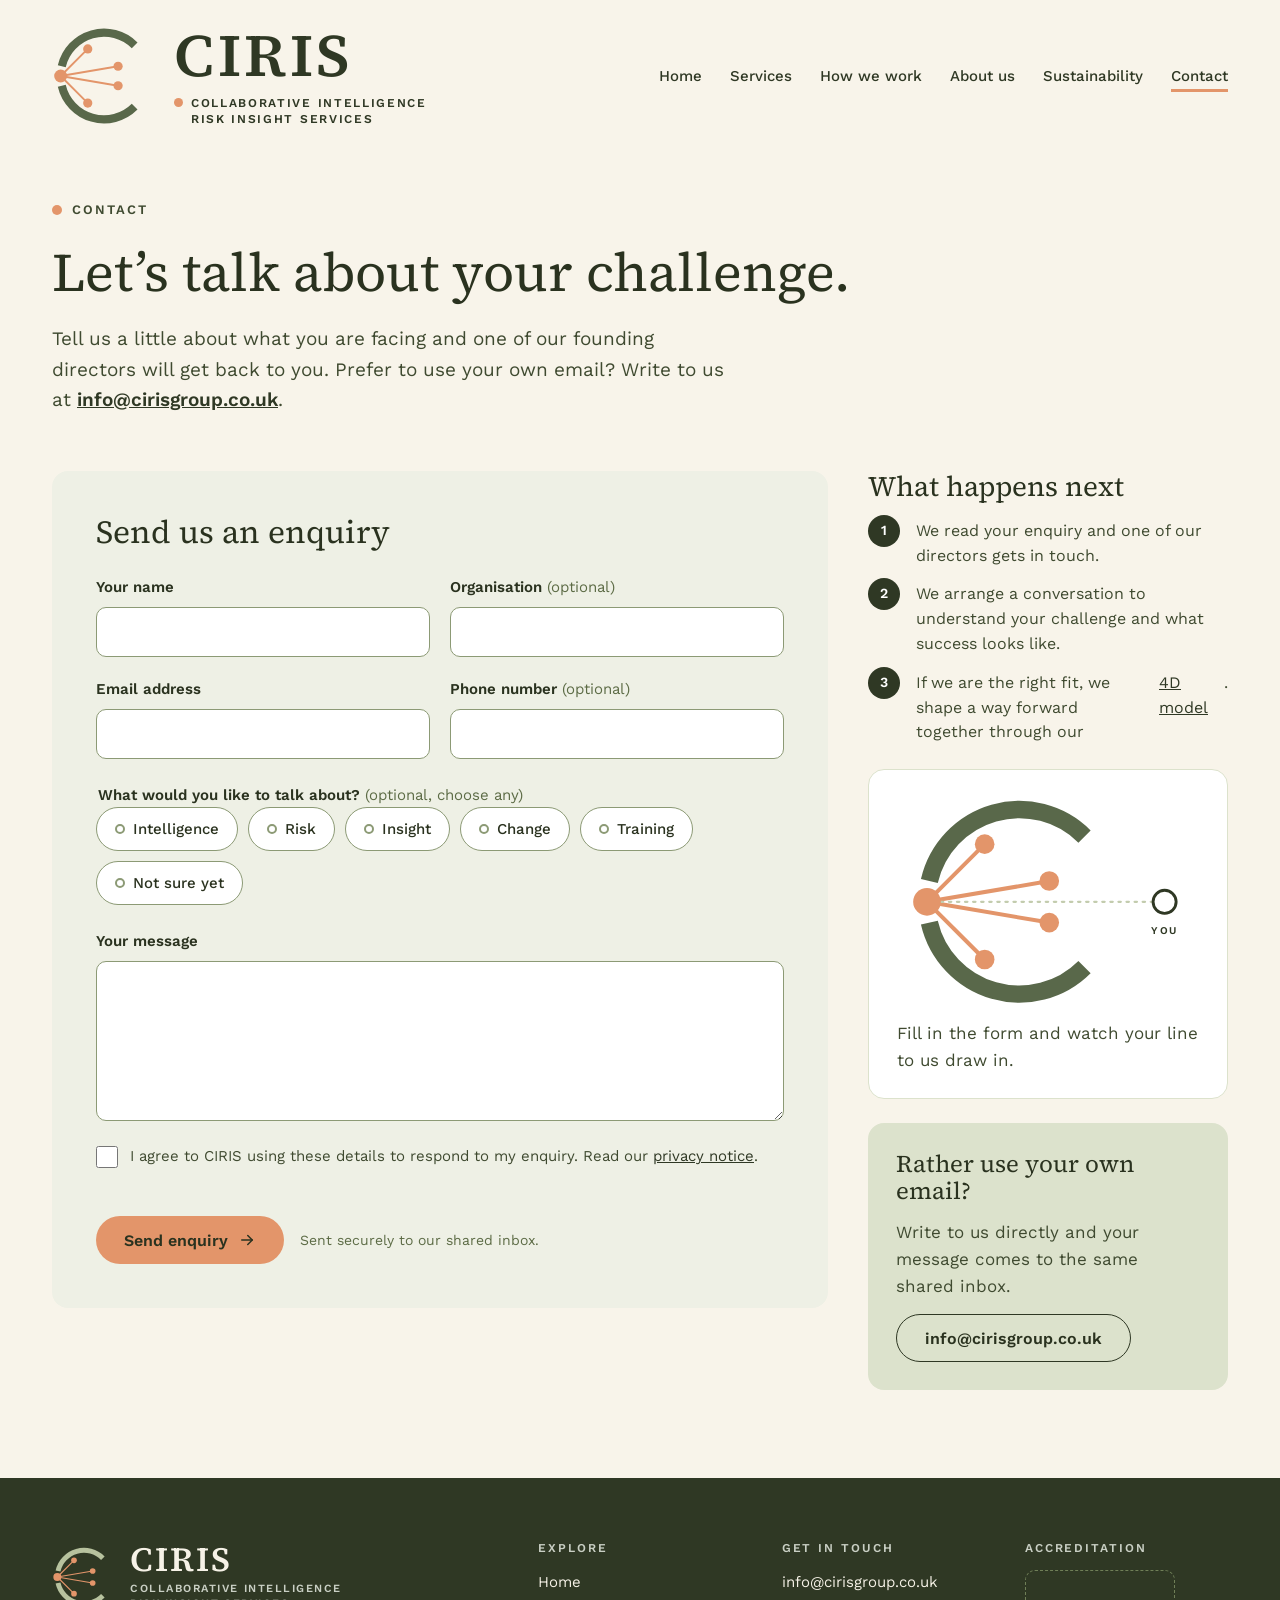
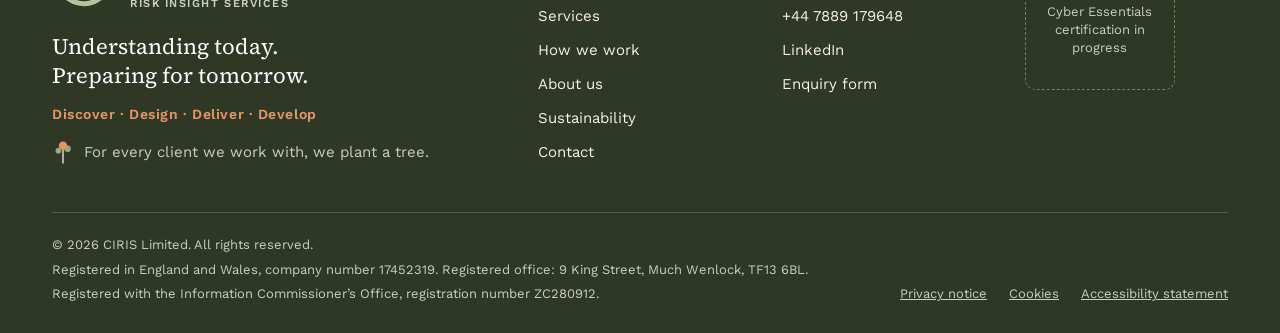
<file: contact.html>
<!doctype html>
<html lang="en-GB">
<head>
<meta charset="utf-8">
<meta name="viewport" content="width=device-width, initial-scale=1">
<title>Contact | CIRIS</title>
<meta name="description" content="Get in touch with CIRIS. Send an enquiry or email info@cirisgroup.co.uk.">
<meta name="theme-color" content="#2F3824">
<meta property="og:title" content="Contact | CIRIS">
<meta property="og:description" content="Get in touch with CIRIS. Send an enquiry or email info@cirisgroup.co.uk.">
<meta property="og:type" content="website">
<meta property="og:image" content="https://cirisgroup.co.uk/assets/img/hero-landscape.jpg">
<link rel="icon" href="favicon.svg" type="image/svg+xml">
<link rel="preload" href="assets/fonts/source-serif-4-latin-400-normal.woff2" as="font" type="font/woff2" crossorigin>
<link rel="stylesheet" href="assets/css/site.css">
<script src="assets/js/site.js" defer></script>
</head>
<body>
<a class="skip" href="#main">Skip to content</a>
<div class="mini-nav" id="mini-nav">
<div class="wrap">
<a class="mini-brand" href="index.html" aria-label="CIRIS home"><svg class="mini-mark" viewBox="4 4 192 192" aria-hidden="true" focusable="false"><path d="M156.57 43.43 A80 80 0 0 0 22.05 82.0" fill="none" stroke="#59684A" stroke-width="15"/><path d="M22.05 118.0 A80 80 0 0 0 156.57 156.57" fill="none" stroke="#59684A" stroke-width="15"/><line x1="20" y1="100" x2="70" y2="50" stroke="#E3956A" stroke-width="3.5" stroke-linecap="round"/><line x1="20" y1="100" x2="126" y2="82" stroke="#E3956A" stroke-width="3.5" stroke-linecap="round"/><line x1="20" y1="100" x2="126" y2="118" stroke="#E3956A" stroke-width="3.5" stroke-linecap="round"/><line x1="20" y1="100" x2="70" y2="150" stroke="#E3956A" stroke-width="3.5" stroke-linecap="round"/><circle cx="20" cy="100" r="12" fill="#E3956A"/><circle cx="70" cy="50" r="8.5" fill="#E3956A"/><circle cx="126" cy="82" r="8.5" fill="#E3956A"/><circle cx="126" cy="118" r="8.5" fill="#E3956A"/><circle cx="70" cy="150" r="8.5" fill="#E3956A"/></svg><span>CIRIS</span></a>
<nav aria-label="Quick links"><ul><li><a href="index.html">Home</a></li><li><a href="services.html">Services</a></li><li><a href="index.html#how-we-work">How we work</a></li><li><a href="about.html">About us</a></li><li><a href="sustainability.html">Sustainability</a></li><li><a href="contact.html" aria-current="page">Contact</a></li></ul></nav>
</div>
</div>
<header class="site-header">
<div class="wrap">
<a class="brand" href="index.html" aria-label="CIRIS home">
<svg class="brand-mark" viewBox="4 4 192 192" aria-hidden="true" focusable="false"><path d="M156.57 43.43 A80 80 0 0 0 22.05 82.0" fill="none" stroke="#59684A" stroke-width="15"/><path d="M22.05 118.0 A80 80 0 0 0 156.57 156.57" fill="none" stroke="#59684A" stroke-width="15"/><line x1="20" y1="100" x2="70" y2="50" stroke="#E3956A" stroke-width="3.5" stroke-linecap="round"/><line x1="20" y1="100" x2="126" y2="82" stroke="#E3956A" stroke-width="3.5" stroke-linecap="round"/><line x1="20" y1="100" x2="126" y2="118" stroke="#E3956A" stroke-width="3.5" stroke-linecap="round"/><line x1="20" y1="100" x2="70" y2="150" stroke="#E3956A" stroke-width="3.5" stroke-linecap="round"/><circle cx="20" cy="100" r="12" fill="#E3956A"/><circle cx="70" cy="50" r="8.5" fill="#E3956A"/><circle cx="126" cy="82" r="8.5" fill="#E3956A"/><circle cx="126" cy="118" r="8.5" fill="#E3956A"/><circle cx="70" cy="150" r="8.5" fill="#E3956A"/></svg>
<span class="brand-text"><span class="brand-name">CIRIS</span><span class="brand-full">Collaborative Intelligence<br>Risk Insight Services</span></span>
</a>
<nav class="main-nav" aria-label="Main">
<ul>
<li><a href="index.html">Home</a></li>
<li><a href="services.html">Services</a></li>
<li><a href="index.html#how-we-work">How we work</a></li>
<li><a href="about.html">About us</a></li>
<li><a href="sustainability.html">Sustainability</a></li>
<li><a href="contact.html" aria-current="page">Contact</a></li>
</ul>
</nav>
</div>
</header>
<main id="main">
<section class="wrap page-intro">
<p class="eyebrow">Contact</p>
<h1>Let’s talk about your challenge.</h1>
<p class="lead">Tell us a little about what you are facing and one of our founding directors will get back to you. Prefer to use your own email? Write to us at <a href="mailto:info@cirisgroup.co.uk"><strong>info@cirisgroup.co.uk</strong></a>.</p>
</section>
<section class="wrap contact">
<div class="form-card">
<!-- The form is sent by Web3Forms (web3forms.com) to info@cirisgroup.co.uk.
     TODO: replace YOUR_WEB3FORMS_ACCESS_KEY with the access key Web3Forms emails to info@cirisgroup.co.uk. -->
<form id="enquiry" class="enquiry" action="https://api.web3forms.com/submit" method="POST">
<h2>Send us an enquiry</h2>
<input type="hidden" name="access_key" value="YOUR_WEB3FORMS_ACCESS_KEY">
<input type="hidden" name="subject" value="New website enquiry">
<input type="hidden" name="from_name" value="CIRIS website">
<div class="hp" aria-hidden="true"><label>Leave this empty <input type="checkbox" name="botcheck" tabindex="-1"></label></div>
<div class="fields">
<div class="fld"><label for="f-name">Your name</label><input class="inp" id="f-name" name="name" type="text" autocomplete="name" required></div>
<div class="fld"><label for="f-org">Organisation <span class="opt">(optional)</span></label><input class="inp" id="f-org" name="organisation" type="text" autocomplete="organization"></div>
<div class="fld"><label for="f-email">Email address</label><input class="inp" id="f-email" name="email" type="email" autocomplete="email" required></div>
<div class="fld"><label for="f-phone">Phone number <span class="opt">(optional)</span></label><input class="inp" id="f-phone" name="phone" type="tel" autocomplete="tel"></div>
</div>
<fieldset class="fs">
<legend>What would you like to talk about? <span class="opt">(optional, choose any)</span></legend>
<div class="chips"><label class="chip"><input type="checkbox" name="topic" value="Intelligence"><span>Intelligence</span></label><label class="chip"><input type="checkbox" name="topic" value="Risk"><span>Risk</span></label><label class="chip"><input type="checkbox" name="topic" value="Insight"><span>Insight</span></label><label class="chip"><input type="checkbox" name="topic" value="Change"><span>Change</span></label><label class="chip"><input type="checkbox" name="topic" value="Training"><span>Training</span></label><label class="chip"><input type="checkbox" name="topic" value="Not sure yet"><span>Not sure yet</span></label></div>
</fieldset>
<div class="fld"><label for="f-msg">Your message</label><textarea class="inp" id="f-msg" name="message" required></textarea></div>
<label class="consent"><input type="checkbox" name="consent" value="Yes" required><span>I agree to CIRIS using these details to respond to my enquiry. Read our <a href="privacy.html">privacy notice</a>.</span></label>
<p id="form-status" class="form-status" role="alert"></p>
<div class="btn-row" style="align-items:center">
<button type="submit" class="btn btn-primary"><span>Send enquiry</span><svg width="18" height="18" viewBox="0 0 24 24" aria-hidden="true" fill="none" stroke="currentColor" stroke-width="2" stroke-linecap="round" stroke-linejoin="round"><path d="M5 12h14"/><path d="M13 6l6 6-6 6"/></svg></button>
<span class="hint">Sent securely to our shared inbox.</span>
</div>
</form>
<div id="thanks" class="thanks" tabindex="-1" hidden>
<p class="kicker">Message sent</p>
<h2>Thank you<span id="thanks-name"></span>.</h2>
<p class="lead">Your enquiry is with our team. One of our founding directors will be in touch using the details you gave us.</p>
<div><button type="button" id="send-another" class="btn btn-outline">Send another enquiry</button></div>
</div>
</div>
<aside class="contact-side">
<div>
<h2 style="font-size:28px;margin-bottom:16px">What happens next</h2>
<ol class="steps">
<li>We read your enquiry and one of our directors gets in touch.</li>
<li>We arrange a conversation to understand your challenge and what success looks like.</li>
<li>If we are the right fit, we shape a way forward together through our <a href="index.html#how-we-work">4D model</a>.</li>
</ol>
</div>
<div class="link-card">
<svg id="link" class="link" viewBox="-6 10 262 180" role="img" aria-label="A node labelled You, outside the CIRIS mark, with a line that draws in as you complete the form.">
<path d="M156.57 43.43 A80 80 0 0 0 22.05 82.0" fill="none" stroke="#59684A" stroke-width="15"/>
<path d="M22.05 118.0 A80 80 0 0 0 156.57 156.57" fill="none" stroke="#59684A" stroke-width="15"/>
<line x1="20" y1="100" x2="70" y2="50" stroke="#E3956A" stroke-width="3.5" stroke-linecap="round"/><line x1="20" y1="100" x2="126" y2="82" stroke="#E3956A" stroke-width="3.5" stroke-linecap="round"/><line x1="20" y1="100" x2="126" y2="118" stroke="#E3956A" stroke-width="3.5" stroke-linecap="round"/><line x1="20" y1="100" x2="70" y2="150" stroke="#E3956A" stroke-width="3.5" stroke-linecap="round"/>
<line x1="216" y1="100" x2="32" y2="100" stroke="#C3CCAE" stroke-width="2" stroke-dasharray="2 5" stroke-linecap="round"/>
<line id="trail" class="trail" x1="216" y1="100" x2="32" y2="100" pathLength="100" stroke-width="3.5" stroke-linecap="round"/>
<line class="pulse" x1="216" y1="100" x2="32" y2="100" pathLength="100" stroke-dasharray="6 200" stroke="#2F3824" stroke-width="5" stroke-linecap="round"/>
<circle class="hub-ring" cx="20" cy="100" r="12"/>
<circle cx="20" cy="100" r="12" fill="#E3956A"/><circle cx="70" cy="50" r="8.5" fill="#E3956A"/><circle cx="126" cy="82" r="8.5" fill="#E3956A"/><circle cx="126" cy="118" r="8.5" fill="#E3956A"/><circle cx="70" cy="150" r="8.5" fill="#E3956A"/>
<circle class="you-ring" cx="226" cy="100" r="10"/>
<circle id="you-node" cx="226" cy="100" r="10" stroke="#2F3824" stroke-width="2.5" fill="#FFFFFF"/>
<text x="226" y="128" text-anchor="middle" font-family="Work Sans, sans-serif" font-size="9" font-weight="600" letter-spacing="1.3" fill="#2F3824">YOU</text>
</svg>
<p id="link-caption" aria-live="polite">Fill in the form and watch your line to us draw in.</p>
</div>
<div class="side-cta">
<h2>Rather use your own email?</h2>
<p>Write to us directly and your message comes to the same shared inbox.</p>
<div><a class="btn btn-outline" href="mailto:info@cirisgroup.co.uk">info@cirisgroup.co.uk</a></div>
</div>
</aside>
</section>
</main>
<footer class="site-footer">
<div class="wrap">
<div class="ft-grid">
<div class="ft-brand">
<a class="ft-logo" href="index.html">
<svg class="" viewBox="4 4 192 192" aria-hidden="true" focusable="false"><path d="M156.57 43.43 A80 80 0 0 0 22.05 82.0" fill="none" stroke="#B7C29E" stroke-width="15"/><path d="M22.05 118.0 A80 80 0 0 0 156.57 156.57" fill="none" stroke="#B7C29E" stroke-width="15"/><line x1="20" y1="100" x2="70" y2="50" stroke="#E3956A" stroke-width="3.5" stroke-linecap="round"/><line x1="20" y1="100" x2="126" y2="82" stroke="#E3956A" stroke-width="3.5" stroke-linecap="round"/><line x1="20" y1="100" x2="126" y2="118" stroke="#E3956A" stroke-width="3.5" stroke-linecap="round"/><line x1="20" y1="100" x2="70" y2="150" stroke="#E3956A" stroke-width="3.5" stroke-linecap="round"/><circle cx="20" cy="100" r="12" fill="#E3956A"/><circle cx="70" cy="50" r="8.5" fill="#E3956A"/><circle cx="126" cy="82" r="8.5" fill="#E3956A"/><circle cx="126" cy="118" r="8.5" fill="#E3956A"/><circle cx="70" cy="150" r="8.5" fill="#E3956A"/></svg>
<span><strong>CIRIS</strong><small>Collaborative Intelligence<br>Risk Insight Services</small></span>
</a>
<p class="ft-tag">Understanding today.<br>Preparing for tomorrow.</p>
<p class="ft-4d">Discover · Design · Deliver · Develop</p>
<p class="ft-pledge"><svg width="22" height="24" viewBox="0 0 200 220" aria-hidden="true" focusable="false"><path d="M100 210 L100 70" stroke="#F6F2E7" stroke-width="12" stroke-linecap="round"/><circle cx="58" cy="98" r="26" fill="#9AA982"/><circle cx="142" cy="80" r="30" fill="#9AA982"/><circle cx="100" cy="52" r="38" fill="#E3956A"/></svg><span>For every client we work with, we plant a tree.</span></p>
</div>
<nav aria-label="Footer">
<h2>Explore</h2>
<ul>
<li><a href="index.html">Home</a></li>
<li><a href="services.html">Services</a></li>
<li><a href="index.html#how-we-work">How we work</a></li>
<li><a href="about.html">About us</a></li>
<li><a href="sustainability.html">Sustainability</a></li>
<li><a href="contact.html">Contact</a></li>
</ul>
</nav>
<div>
<h2>Get in touch</h2>
<ul>
<li><a href="mailto:info@cirisgroup.co.uk">info@cirisgroup.co.uk</a></li>
<li><a href="tel:+447889179648">+44 7889 179648</a></li>
<li><a href="https://www.linkedin.com/company/cirisgroup/" target="_blank" rel="noopener">LinkedIn</a></li>
<li><a href="contact.html">Enquiry form</a></li>
</ul>
</div>
<div>
<h2>Accreditation</h2>
<!-- TODO: replace with the official Cyber Essentials badge once the certificate is issued -->
<div class="badge-slot">Cyber Essentials certification in progress</div>
</div>
</div>
<div class="ft-legal">
<div>
<p>© 2026 CIRIS Limited. All rights reserved.</p>
<p>Registered in England and Wales, company number 17452319. Registered office: 9 King Street, Much Wenlock, TF13 6BL.</p>
<p>Registered with the Information Commissioner’s Office, registration number ZC280912.</p>
</div>
<ul>
<li><a href="privacy.html">Privacy notice</a></li>
<li><a href="privacy.html#cookies">Cookies</a></li>
<li><a href="accessibility.html">Accessibility statement</a></li>
</ul>
</div>
</div>
</footer>
</body>
</html>
</file>
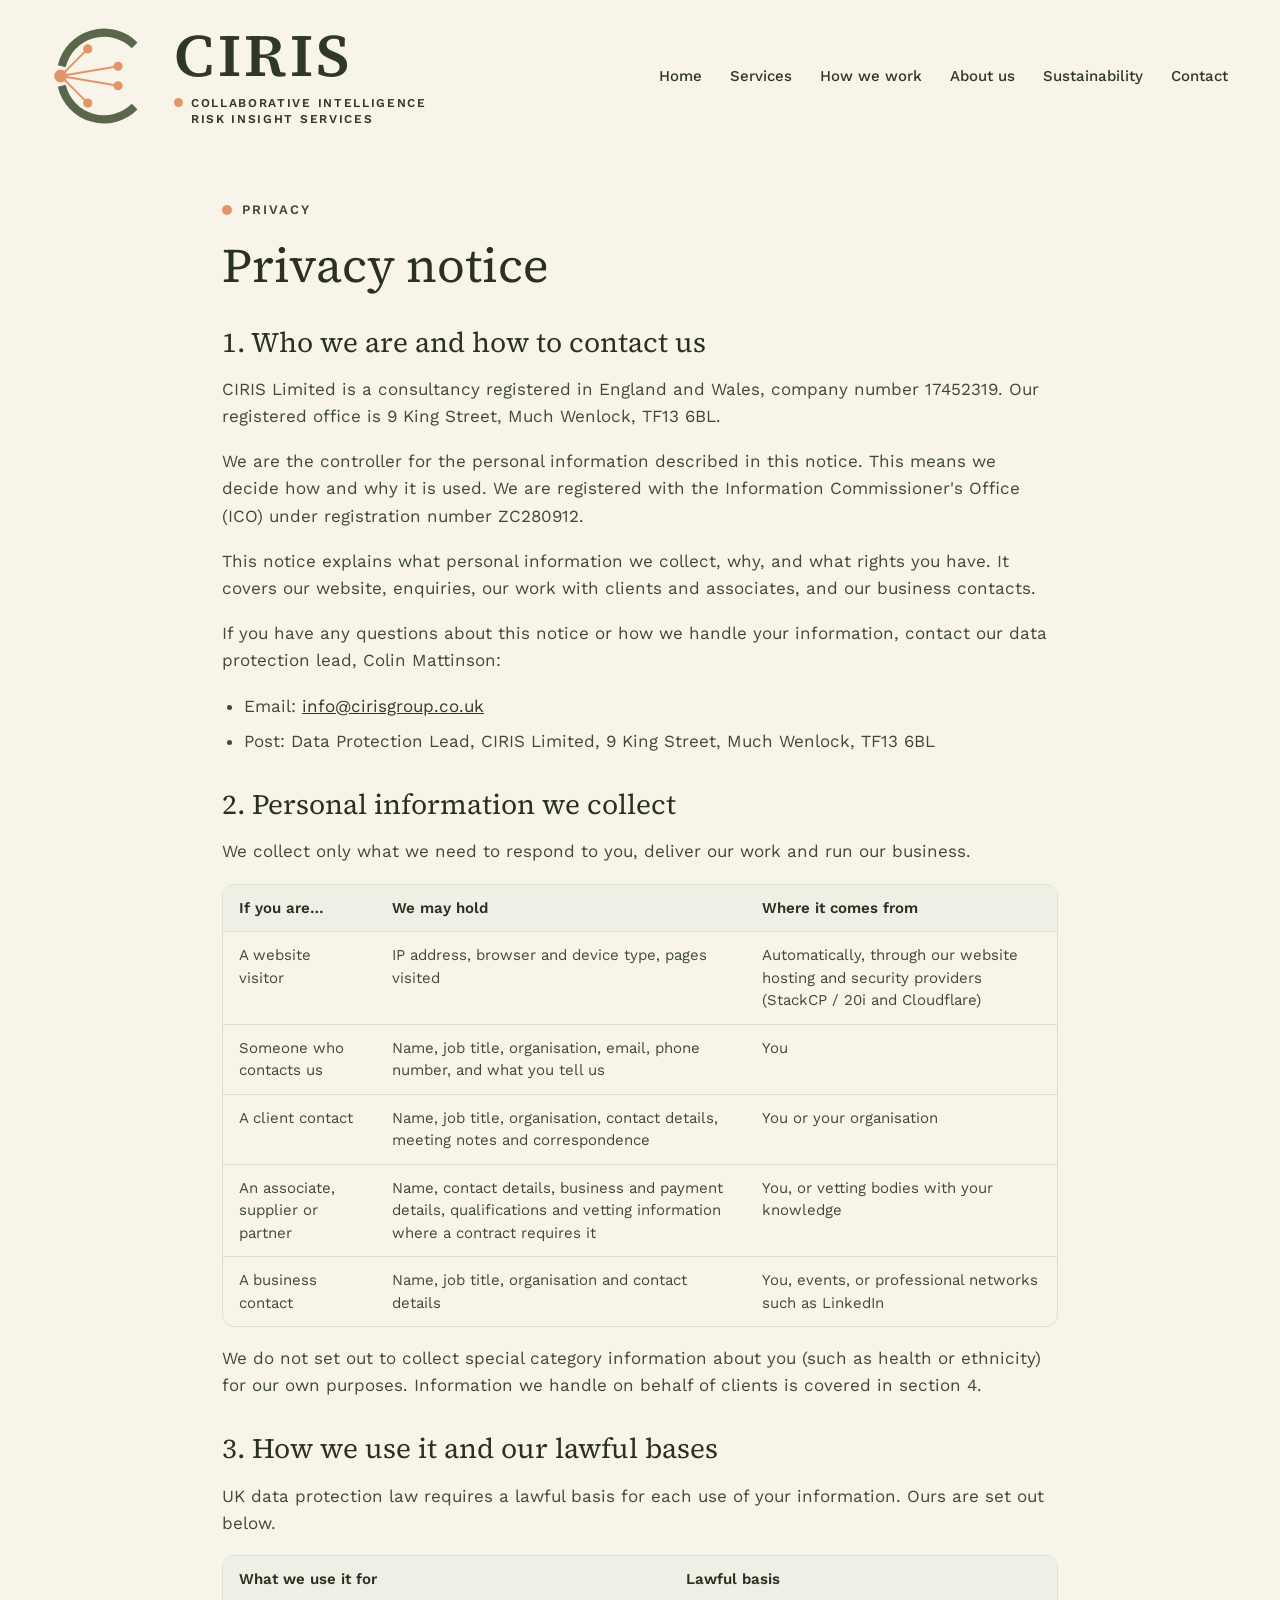
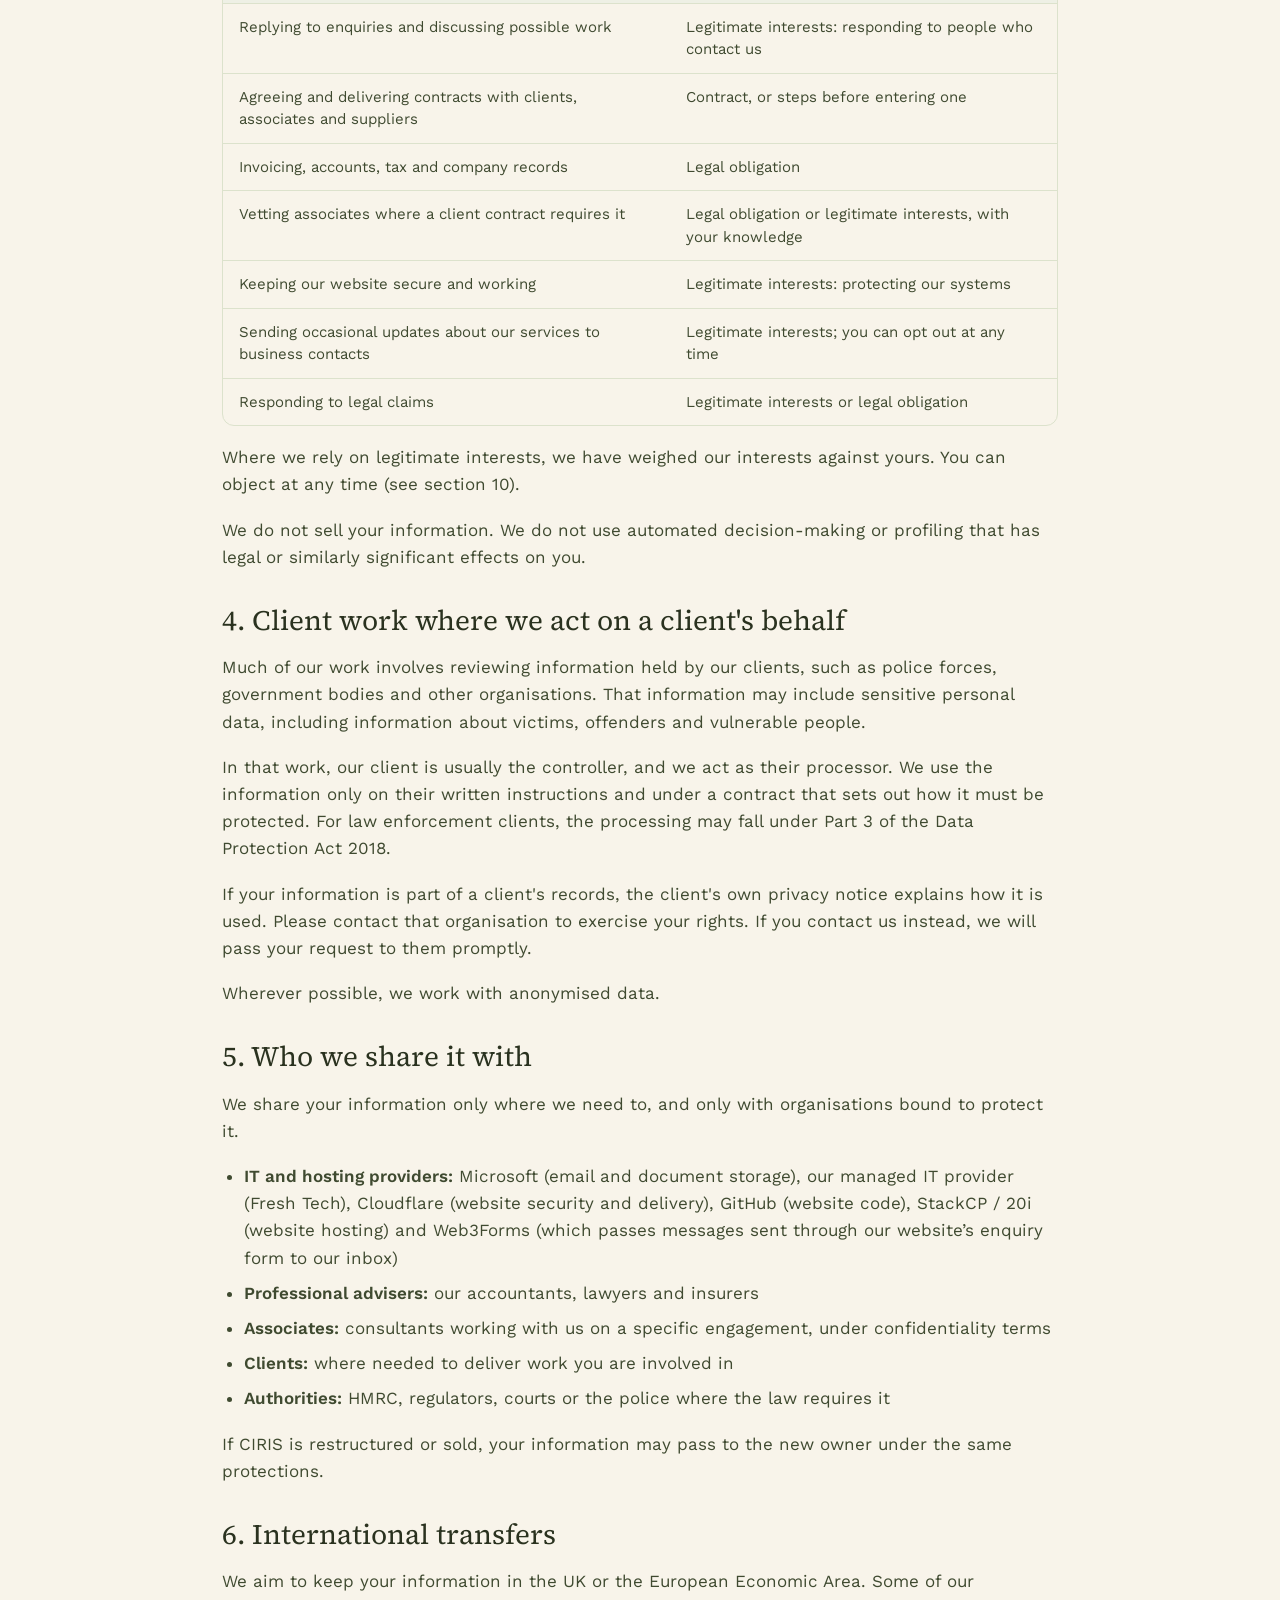
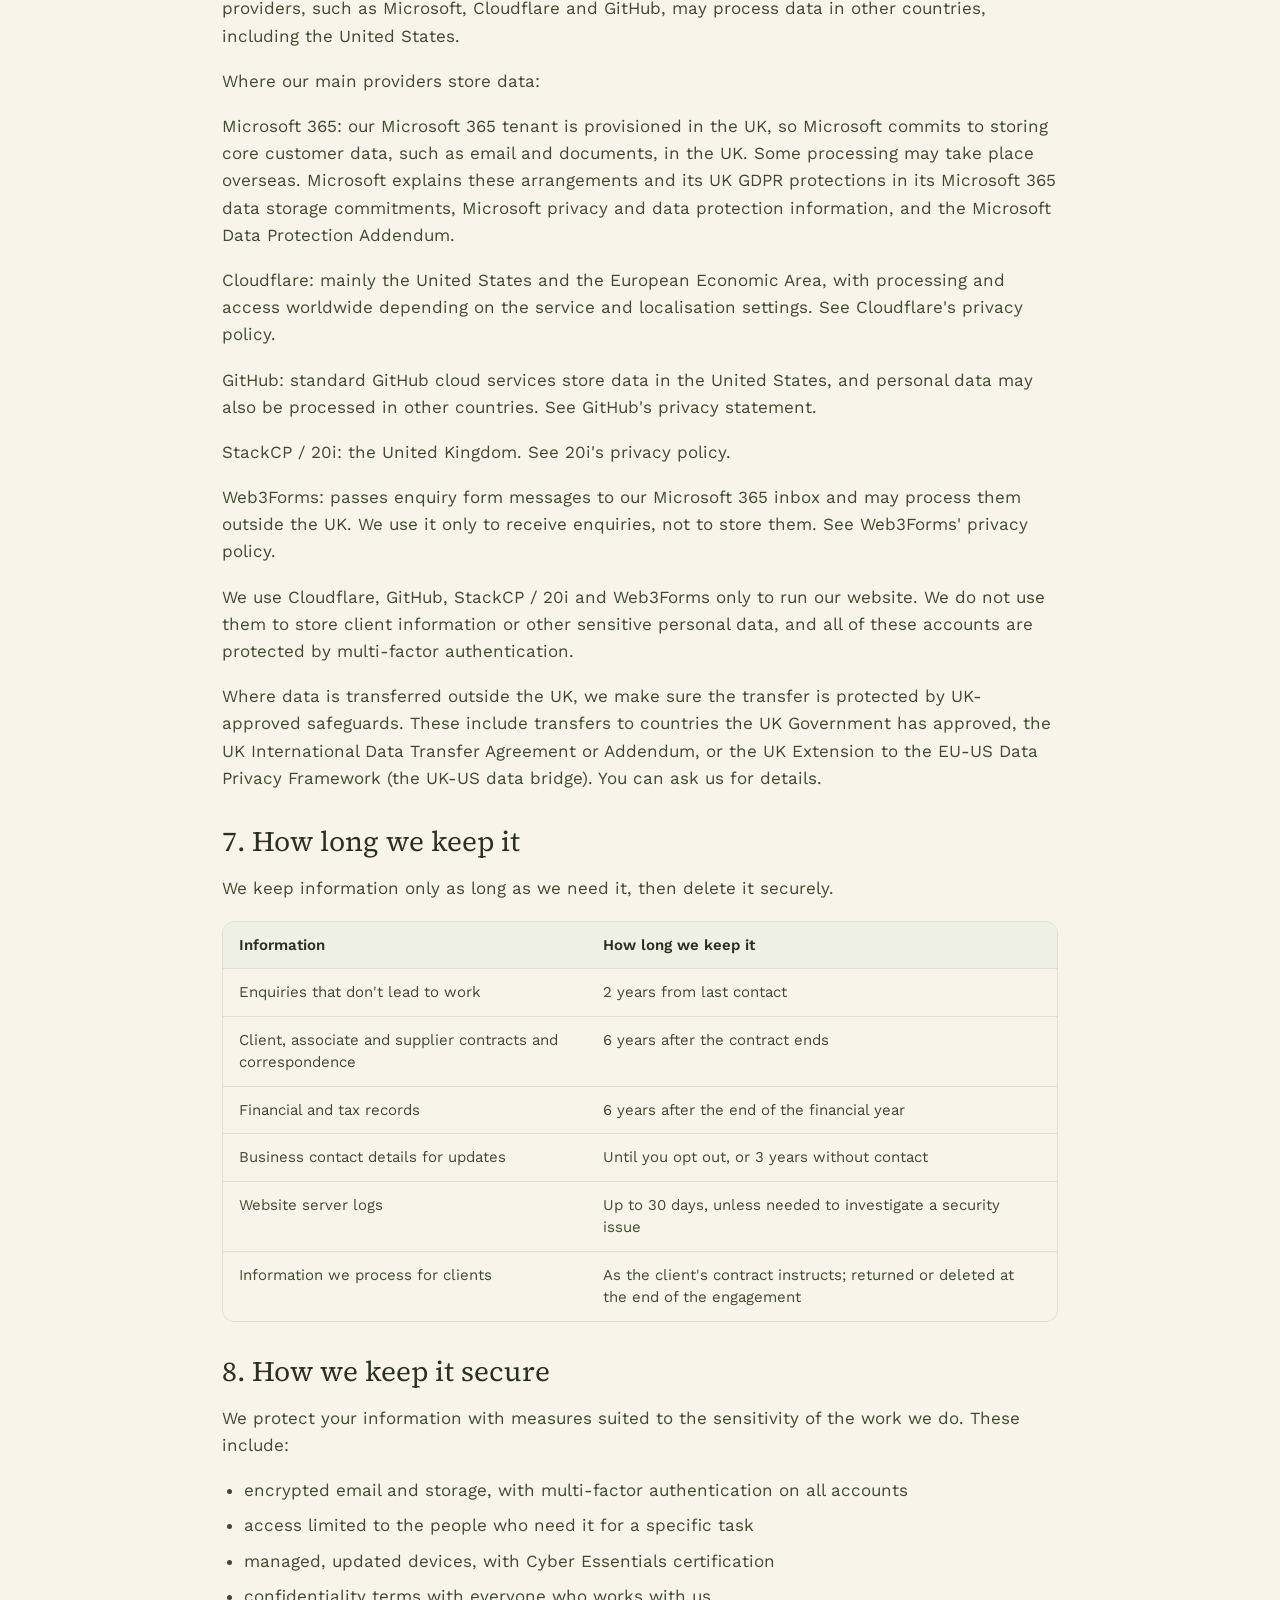
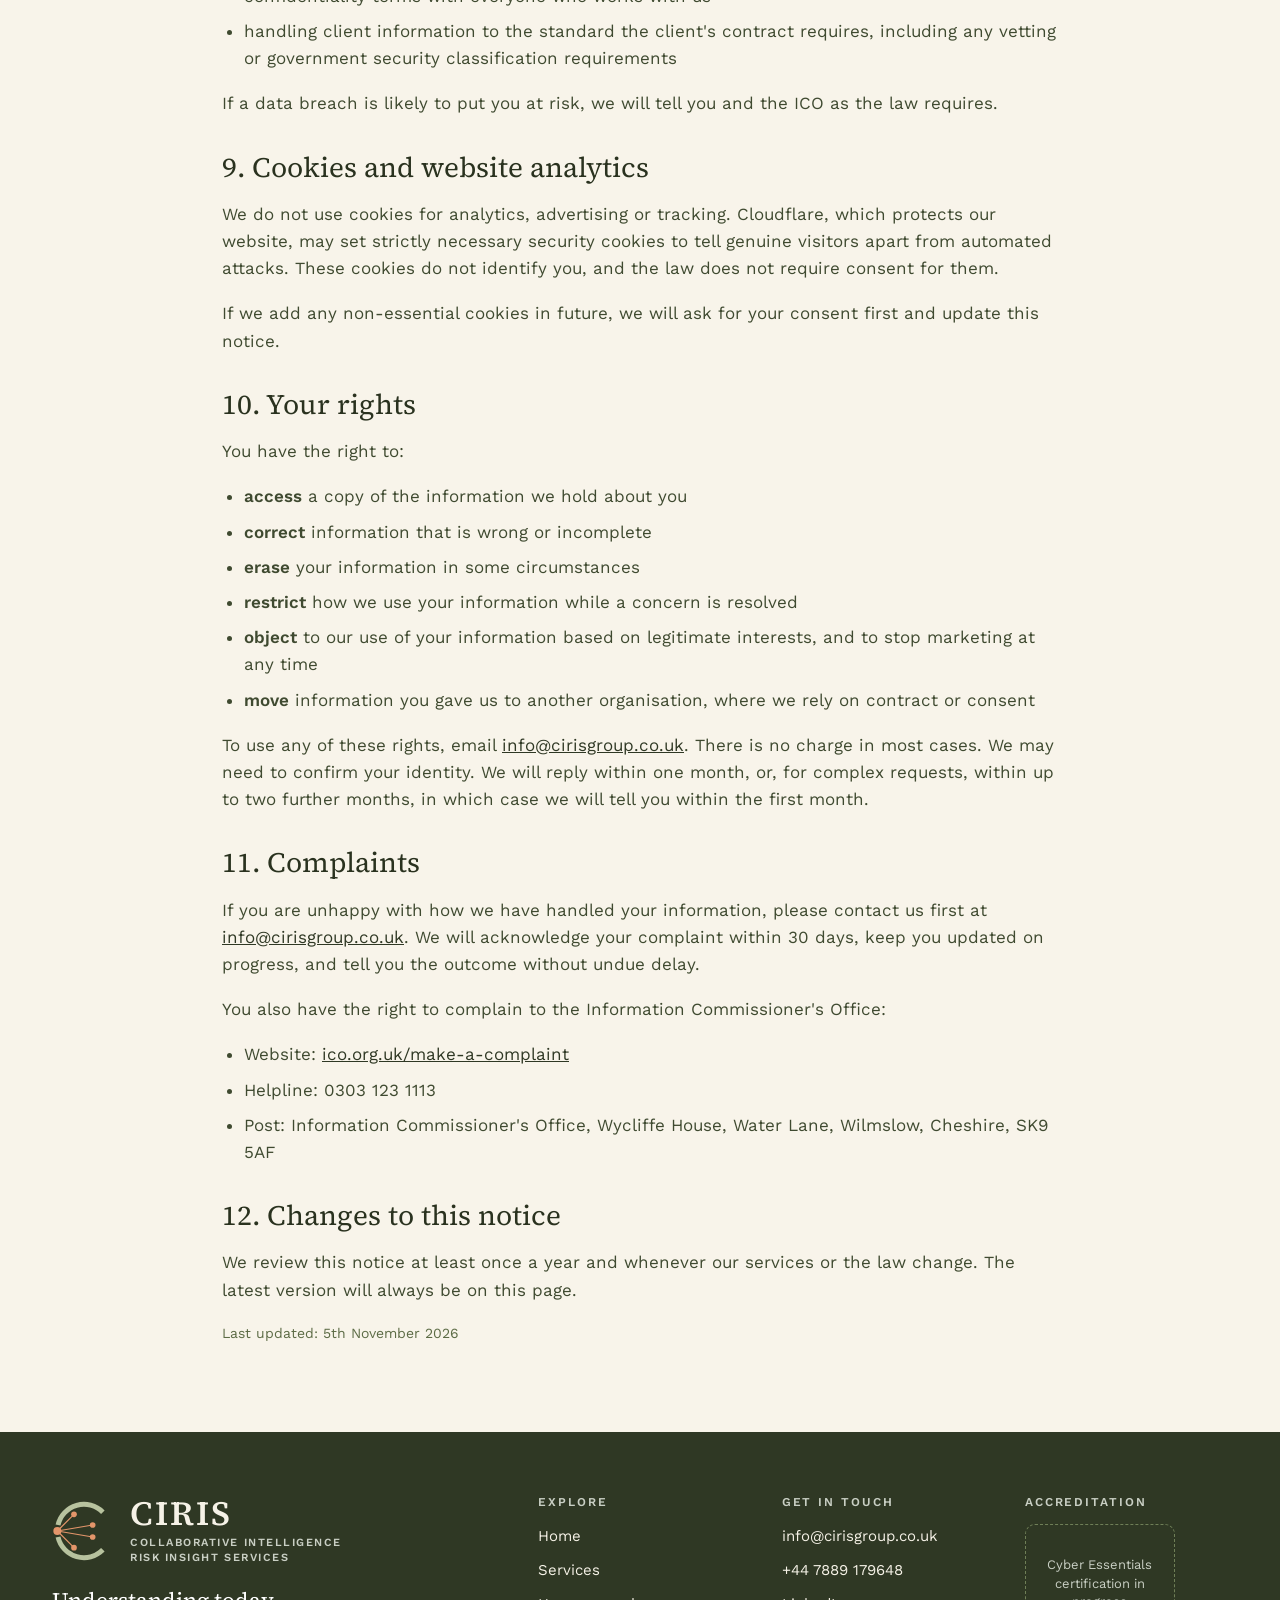
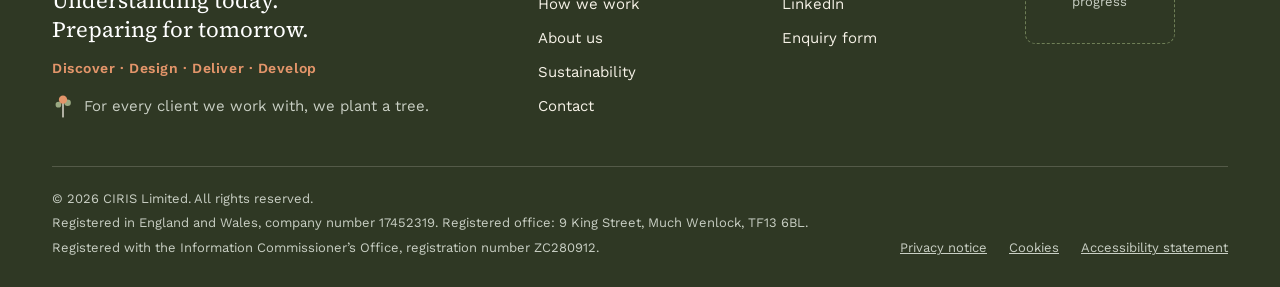
<file: privacy.html>
<!doctype html>
<html lang="en-GB">
<head>
<meta charset="utf-8">
<meta name="viewport" content="width=device-width, initial-scale=1">
<title>Privacy notice | CIRIS</title>
<meta name="description" content="How CIRIS handles personal information collected through this website.">
<meta name="theme-color" content="#2F3824">
<meta property="og:title" content="Privacy notice | CIRIS">
<meta property="og:description" content="How CIRIS handles personal information collected through this website.">
<meta property="og:type" content="website">
<meta property="og:image" content="https://cirisgroup.co.uk/assets/img/hero-landscape.jpg">
<link rel="icon" href="favicon.svg" type="image/svg+xml">
<link rel="preload" href="assets/fonts/source-serif-4-latin-400-normal.woff2" as="font" type="font/woff2" crossorigin>
<link rel="stylesheet" href="assets/css/site.css">
<script src="assets/js/site.js" defer></script>
</head>
<body>
<a class="skip" href="#main">Skip to content</a>
<div class="mini-nav" id="mini-nav">
<div class="wrap">
<a class="mini-brand" href="index.html" aria-label="CIRIS home"><svg class="mini-mark" viewBox="4 4 192 192" aria-hidden="true" focusable="false"><path d="M156.57 43.43 A80 80 0 0 0 22.05 82.0" fill="none" stroke="#59684A" stroke-width="15"/><path d="M22.05 118.0 A80 80 0 0 0 156.57 156.57" fill="none" stroke="#59684A" stroke-width="15"/><line x1="20" y1="100" x2="70" y2="50" stroke="#E3956A" stroke-width="3.5" stroke-linecap="round"/><line x1="20" y1="100" x2="126" y2="82" stroke="#E3956A" stroke-width="3.5" stroke-linecap="round"/><line x1="20" y1="100" x2="126" y2="118" stroke="#E3956A" stroke-width="3.5" stroke-linecap="round"/><line x1="20" y1="100" x2="70" y2="150" stroke="#E3956A" stroke-width="3.5" stroke-linecap="round"/><circle cx="20" cy="100" r="12" fill="#E3956A"/><circle cx="70" cy="50" r="8.5" fill="#E3956A"/><circle cx="126" cy="82" r="8.5" fill="#E3956A"/><circle cx="126" cy="118" r="8.5" fill="#E3956A"/><circle cx="70" cy="150" r="8.5" fill="#E3956A"/></svg><span>CIRIS</span></a>
<nav aria-label="Quick links"><ul><li><a href="index.html">Home</a></li><li><a href="services.html">Services</a></li><li><a href="index.html#how-we-work">How we work</a></li><li><a href="about.html">About us</a></li><li><a href="sustainability.html">Sustainability</a></li><li><a href="contact.html">Contact</a></li></ul></nav>
</div>
</div>
<header class="site-header">
<div class="wrap">
<a class="brand" href="index.html" aria-label="CIRIS home">
<svg class="brand-mark" viewBox="4 4 192 192" aria-hidden="true" focusable="false"><path d="M156.57 43.43 A80 80 0 0 0 22.05 82.0" fill="none" stroke="#59684A" stroke-width="15"/><path d="M22.05 118.0 A80 80 0 0 0 156.57 156.57" fill="none" stroke="#59684A" stroke-width="15"/><line x1="20" y1="100" x2="70" y2="50" stroke="#E3956A" stroke-width="3.5" stroke-linecap="round"/><line x1="20" y1="100" x2="126" y2="82" stroke="#E3956A" stroke-width="3.5" stroke-linecap="round"/><line x1="20" y1="100" x2="126" y2="118" stroke="#E3956A" stroke-width="3.5" stroke-linecap="round"/><line x1="20" y1="100" x2="70" y2="150" stroke="#E3956A" stroke-width="3.5" stroke-linecap="round"/><circle cx="20" cy="100" r="12" fill="#E3956A"/><circle cx="70" cy="50" r="8.5" fill="#E3956A"/><circle cx="126" cy="82" r="8.5" fill="#E3956A"/><circle cx="126" cy="118" r="8.5" fill="#E3956A"/><circle cx="70" cy="150" r="8.5" fill="#E3956A"/></svg>
<span class="brand-text"><span class="brand-name">CIRIS</span><span class="brand-full">Collaborative Intelligence<br>Risk Insight Services</span></span>
</a>
<nav class="main-nav" aria-label="Main">
<ul>
<li><a href="index.html">Home</a></li>
<li><a href="services.html">Services</a></li>
<li><a href="index.html#how-we-work">How we work</a></li>
<li><a href="about.html">About us</a></li>
<li><a href="sustainability.html">Sustainability</a></li>
<li><a href="contact.html">Contact</a></li>
</ul>
</nav>
</div>
</header>
<main id="main" class="wrap prose prose-wide">
<p class="eyebrow">Privacy</p>
<h1>Privacy notice</h1>
<h2 id="s1">1. Who we are and how to contact us</h2>
<p>CIRIS Limited is a consultancy registered in England and Wales, company number 17452319. Our registered office is 9 King Street, Much Wenlock, TF13 6BL.</p>
<p>We are the controller for the personal information described in this notice. This means we decide how and why it is used. We are registered with the Information Commissioner's Office (ICO) under registration number ZC280912.</p>
<p>This notice explains what personal information we collect, why, and what rights you have. It covers our website, enquiries, our work with clients and associates, and our business contacts.</p>
<p>If you have any questions about this notice or how we handle your information, contact our data protection lead, Colin Mattinson:</p>
<ul>
<li><p>Email: <a href="mailto:info@cirisgroup.co.uk">info@cirisgroup.co.uk</a></p></li>
<li><p>Post: Data Protection Lead, CIRIS Limited, 9 King Street, Much Wenlock, TF13 6BL</p></li>
</ul>
<h2 id="s2">2. Personal information we collect</h2>
<p>We collect only what we need to respond to you, deliver our work and run our business.</p>
<div class="table-wrap"><table>

<thead>
<tr class="header">
<th><strong>If you are…</strong></th>
<th><strong>We may hold</strong></th>
<th><strong>Where it comes from</strong></th>
</tr>
</thead>
<tbody>
<tr class="odd">
<td>A website visitor</td>
<td>IP address, browser and device type, pages visited</td>
<td>Automatically, through our website hosting and security providers (StackCP / 20i and Cloudflare)</td>
</tr>
<tr class="even">
<td>Someone who contacts us</td>
<td>Name, job title, organisation, email, phone number, and what you tell us</td>
<td>You</td>
</tr>
<tr class="odd">
<td>A client contact</td>
<td>Name, job title, organisation, contact details, meeting notes and correspondence</td>
<td>You or your organisation</td>
</tr>
<tr class="even">
<td>An associate, supplier or partner</td>
<td>Name, contact details, business and payment details, qualifications and vetting information where a contract requires it</td>
<td>You, or vetting bodies with your knowledge</td>
</tr>
<tr class="odd">
<td>A business contact</td>
<td>Name, job title, organisation and contact details</td>
<td>You, events, or professional networks such as LinkedIn</td>
</tr>
</tbody>
</table></div>
<p>We do not set out to collect special category information about you (such as health or ethnicity) for our own purposes. Information we handle on behalf of clients is covered in section 4.</p>
<h2 id="s3">3. How we use it and our lawful bases</h2>
<p>UK data protection law requires a lawful basis for each use of your information. Ours are set out below.</p>
<div class="table-wrap"><table>

<thead>
<tr class="header">
<th><strong>What we use it for</strong></th>
<th><strong>Lawful basis</strong></th>
</tr>
</thead>
<tbody>
<tr class="odd">
<td>Replying to enquiries and discussing possible work</td>
<td>Legitimate interests: responding to people who contact us</td>
</tr>
<tr class="even">
<td>Agreeing and delivering contracts with clients, associates and suppliers</td>
<td>Contract, or steps before entering one</td>
</tr>
<tr class="odd">
<td>Invoicing, accounts, tax and company records</td>
<td>Legal obligation</td>
</tr>
<tr class="even">
<td>Vetting associates where a client contract requires it</td>
<td>Legal obligation or legitimate interests, with your knowledge</td>
</tr>
<tr class="odd">
<td>Keeping our website secure and working</td>
<td>Legitimate interests: protecting our systems</td>
</tr>
<tr class="even">
<td>Sending occasional updates about our services to business contacts</td>
<td>Legitimate interests; you can opt out at any time</td>
</tr>
<tr class="odd">
<td>Responding to legal claims</td>
<td>Legitimate interests or legal obligation</td>
</tr>
</tbody>
</table></div>
<p>Where we rely on legitimate interests, we have weighed our interests against yours. You can object at any time (see section 10).</p>
<p>We do not sell your information. We do not use automated decision-making or profiling that has legal or similarly significant effects on you.</p>
<h2 id="s4">4. Client work where we act on a client's behalf</h2>
<p>Much of our work involves reviewing information held by our clients, such as police forces, government bodies and other organisations. That information may include sensitive personal data, including information about victims, offenders and vulnerable people.</p>
<p>In that work, our client is usually the controller, and we act as their processor. We use the information only on their written instructions and under a contract that sets out how it must be protected. For law enforcement clients, the processing may fall under Part 3 of the Data Protection Act 2018.</p>
<p>If your information is part of a client's records, the client's own privacy notice explains how it is used. Please contact that organisation to exercise your rights. If you contact us instead, we will pass your request to them promptly.</p>
<p>Wherever possible, we work with anonymised data.</p>
<h2 id="s5">5. Who we share it with</h2>
<p>We share your information only where we need to, and only with organisations bound to protect it.</p>
<ul>
<li><p><strong>IT and hosting providers:</strong> Microsoft (email and document storage), our managed IT provider (Fresh Tech), Cloudflare (website security and delivery), GitHub (website code), StackCP / 20i (website hosting) and Web3Forms (which passes messages sent through our website’s enquiry form to our inbox)</p></li>
<li><p><strong>Professional advisers:</strong> our accountants, lawyers and insurers</p></li>
<li><p><strong>Associates:</strong> consultants working with us on a specific engagement, under confidentiality terms</p></li>
<li><p><strong>Clients:</strong> where needed to deliver work you are involved in</p></li>
<li><p><strong>Authorities:</strong> HMRC, regulators, courts or the police where the law requires it</p></li>
</ul>
<p>If CIRIS is restructured or sold, your information may pass to the new owner under the same protections.</p>
<h2 id="s6">6. International transfers</h2>
<p>We aim to keep your information in the UK or the European Economic Area. Some of our providers, such as Microsoft, Cloudflare and GitHub, may process data in other countries, including the United States.</p>
<p>Where our main providers store data:</p>
<p>Microsoft 365: our Microsoft 365 tenant is provisioned in the UK, so Microsoft commits to storing core customer data, such as email and documents, in the UK. Some processing may take place overseas. Microsoft explains these arrangements and its UK GDPR protections in its Microsoft 365 data storage commitments, Microsoft privacy and data protection information, and the Microsoft Data Protection Addendum.</p>
<p>Cloudflare: mainly the United States and the European Economic Area, with processing and access worldwide depending on the service and localisation settings. See Cloudflare's privacy policy.</p>
<p>GitHub: standard GitHub cloud services store data in the United States, and personal data may also be processed in other countries. See GitHub's privacy statement.</p>
<p>StackCP / 20i: the United Kingdom. See 20i's privacy policy.</p>
<p>Web3Forms: passes enquiry form messages to our Microsoft 365 inbox and may process them outside the UK. We use it only to receive enquiries, not to store them. See Web3Forms' privacy policy.</p>
<p>We use Cloudflare, GitHub, StackCP / 20i and Web3Forms only to run our website. We do not use them to store client information or other sensitive personal data, and all of these accounts are protected by multi-factor authentication.</p>
<p>Where data is transferred outside the UK, we make sure the transfer is protected by UK-approved safeguards. These include transfers to countries the UK Government has approved, the UK International Data Transfer Agreement or Addendum, or the UK Extension to the EU-US Data Privacy Framework (the UK-US data bridge). You can ask us for details.</p>
<h2 id="s7">7. How long we keep it</h2>
<p>We keep information only as long as we need it, then delete it securely.</p>
<div class="table-wrap"><table>

<thead>
<tr class="header">
<th><strong>Information</strong></th>
<th><strong>How long we keep it</strong></th>
</tr>
</thead>
<tbody>
<tr class="odd">
<td>Enquiries that don't lead to work</td>
<td>2 years from last contact</td>
</tr>
<tr class="even">
<td>Client, associate and supplier contracts and correspondence</td>
<td>6 years after the contract ends</td>
</tr>
<tr class="odd">
<td>Financial and tax records</td>
<td>6 years after the end of the financial year</td>
</tr>
<tr class="even">
<td>Business contact details for updates</td>
<td>Until you opt out, or 3 years without contact</td>
</tr>
<tr class="odd">
<td>Website server logs</td>
<td>Up to 30 days, unless needed to investigate a security issue</td>
</tr>
<tr class="even">
<td>Information we process for clients</td>
<td>As the client's contract instructs; returned or deleted at the end of the engagement</td>
</tr>
</tbody>
</table></div>
<h2 id="s8">8. How we keep it secure</h2>
<p>We protect your information with measures suited to the sensitivity of the work we do. These include:</p>
<ul>
<li><p>encrypted email and storage, with multi-factor authentication on all accounts</p></li>
<li><p>access limited to the people who need it for a specific task</p></li>
<li><p>managed, updated devices, with Cyber Essentials certification</p></li>
<li><p>confidentiality terms with everyone who works with us</p></li>
<li><p>handling client information to the standard the client's contract requires, including any vetting or government security classification requirements</p></li>
</ul>
<p>If a data breach is likely to put you at risk, we will tell you and the ICO as the law requires.</p>
<h2 id="cookies">9. Cookies and website analytics</h2>
<p>We do not use cookies for analytics, advertising or tracking. Cloudflare, which protects our website, may set strictly necessary security cookies to tell genuine visitors apart from automated attacks. These cookies do not identify you, and the law does not require consent for them.</p>
<p>If we add any non-essential cookies in future, we will ask for your consent first and update this notice.</p>
<h2 id="s10">10. Your rights</h2>
<p>You have the right to:</p>
<ul>
<li><p><strong>access</strong> a copy of the information we hold about you</p></li>
<li><p><strong>correct</strong> information that is wrong or incomplete</p></li>
<li><p><strong>erase</strong> your information in some circumstances</p></li>
<li><p><strong>restrict</strong> how we use your information while a concern is resolved</p></li>
<li><p><strong>object</strong> to our use of your information based on legitimate interests, and to stop marketing at any time</p></li>
<li><p><strong>move</strong> information you gave us to another organisation, where we rely on contract or consent</p></li>
</ul>
<p>To use any of these rights, email <a href="mailto:info@cirisgroup.co.uk">info@cirisgroup.co.uk</a>. There is no charge in most cases. We may need to confirm your identity. We will reply within one month, or, for complex requests, within up to two further months, in which case we will tell you within the first month.</p>
<h2 id="s11">11. Complaints</h2>
<p>If you are unhappy with how we have handled your information, please contact us first at <a href="mailto:info@cirisgroup.co.uk">info@cirisgroup.co.uk</a>. We will acknowledge your complaint within 30 days, keep you updated on progress, and tell you the outcome without undue delay.</p>
<p>You also have the right to complain to the Information Commissioner's Office:</p>
<ul>
<li><p>Website: <a href="https://ico.org.uk/make-a-complaint/" target="_blank" rel="noopener">ico.org.uk/make-a-complaint</a></p></li>
<li><p>Helpline: 0303 123 1113</p></li>
<li><p>Post: Information Commissioner's Office, Wycliffe House, Water Lane, Wilmslow, Cheshire, SK9 5AF</p></li>
</ul>
<h2 id="s12">12. Changes to this notice</h2>
<p>We review this notice at least once a year and whenever our services or the law change. The latest version will always be on this page.</p>
<p class="hint">Last updated: 5th November 2026</p>

</main>
<footer class="site-footer">
<div class="wrap">
<div class="ft-grid">
<div class="ft-brand">
<a class="ft-logo" href="index.html">
<svg class="" viewBox="4 4 192 192" aria-hidden="true" focusable="false"><path d="M156.57 43.43 A80 80 0 0 0 22.05 82.0" fill="none" stroke="#B7C29E" stroke-width="15"/><path d="M22.05 118.0 A80 80 0 0 0 156.57 156.57" fill="none" stroke="#B7C29E" stroke-width="15"/><line x1="20" y1="100" x2="70" y2="50" stroke="#E3956A" stroke-width="3.5" stroke-linecap="round"/><line x1="20" y1="100" x2="126" y2="82" stroke="#E3956A" stroke-width="3.5" stroke-linecap="round"/><line x1="20" y1="100" x2="126" y2="118" stroke="#E3956A" stroke-width="3.5" stroke-linecap="round"/><line x1="20" y1="100" x2="70" y2="150" stroke="#E3956A" stroke-width="3.5" stroke-linecap="round"/><circle cx="20" cy="100" r="12" fill="#E3956A"/><circle cx="70" cy="50" r="8.5" fill="#E3956A"/><circle cx="126" cy="82" r="8.5" fill="#E3956A"/><circle cx="126" cy="118" r="8.5" fill="#E3956A"/><circle cx="70" cy="150" r="8.5" fill="#E3956A"/></svg>
<span><strong>CIRIS</strong><small>Collaborative Intelligence<br>Risk Insight Services</small></span>
</a>
<p class="ft-tag">Understanding today.<br>Preparing for tomorrow.</p>
<p class="ft-4d">Discover · Design · Deliver · Develop</p>
<p class="ft-pledge"><svg width="22" height="24" viewBox="0 0 200 220" aria-hidden="true" focusable="false"><path d="M100 210 L100 70" stroke="#F6F2E7" stroke-width="12" stroke-linecap="round"/><circle cx="58" cy="98" r="26" fill="#9AA982"/><circle cx="142" cy="80" r="30" fill="#9AA982"/><circle cx="100" cy="52" r="38" fill="#E3956A"/></svg><span>For every client we work with, we plant a tree.</span></p>
</div>
<nav aria-label="Footer">
<h2>Explore</h2>
<ul>
<li><a href="index.html">Home</a></li>
<li><a href="services.html">Services</a></li>
<li><a href="index.html#how-we-work">How we work</a></li>
<li><a href="about.html">About us</a></li>
<li><a href="sustainability.html">Sustainability</a></li>
<li><a href="contact.html">Contact</a></li>
</ul>
</nav>
<div>
<h2>Get in touch</h2>
<ul>
<li><a href="mailto:info@cirisgroup.co.uk">info@cirisgroup.co.uk</a></li>
<li><a href="tel:+447889179648">+44 7889 179648</a></li>
<li><a href="https://www.linkedin.com/company/cirisgroup/" target="_blank" rel="noopener">LinkedIn</a></li>
<li><a href="contact.html">Enquiry form</a></li>
</ul>
</div>
<div>
<h2>Accreditation</h2>
<!-- TODO: replace with the official Cyber Essentials badge once the certificate is issued -->
<div class="badge-slot">Cyber Essentials certification in progress</div>
</div>
</div>
<div class="ft-legal">
<div>
<p>© 2026 CIRIS Limited. All rights reserved.</p>
<p>Registered in England and Wales, company number 17452319. Registered office: 9 King Street, Much Wenlock, TF13 6BL.</p>
<p>Registered with the Information Commissioner’s Office, registration number ZC280912.</p>
</div>
<ul>
<li><a href="privacy.html">Privacy notice</a></li>
<li><a href="privacy.html#cookies">Cookies</a></li>
<li><a href="accessibility.html">Accessibility statement</a></li>
</ul>
</div>
</div>
</footer>
</body>
</html>
</file>
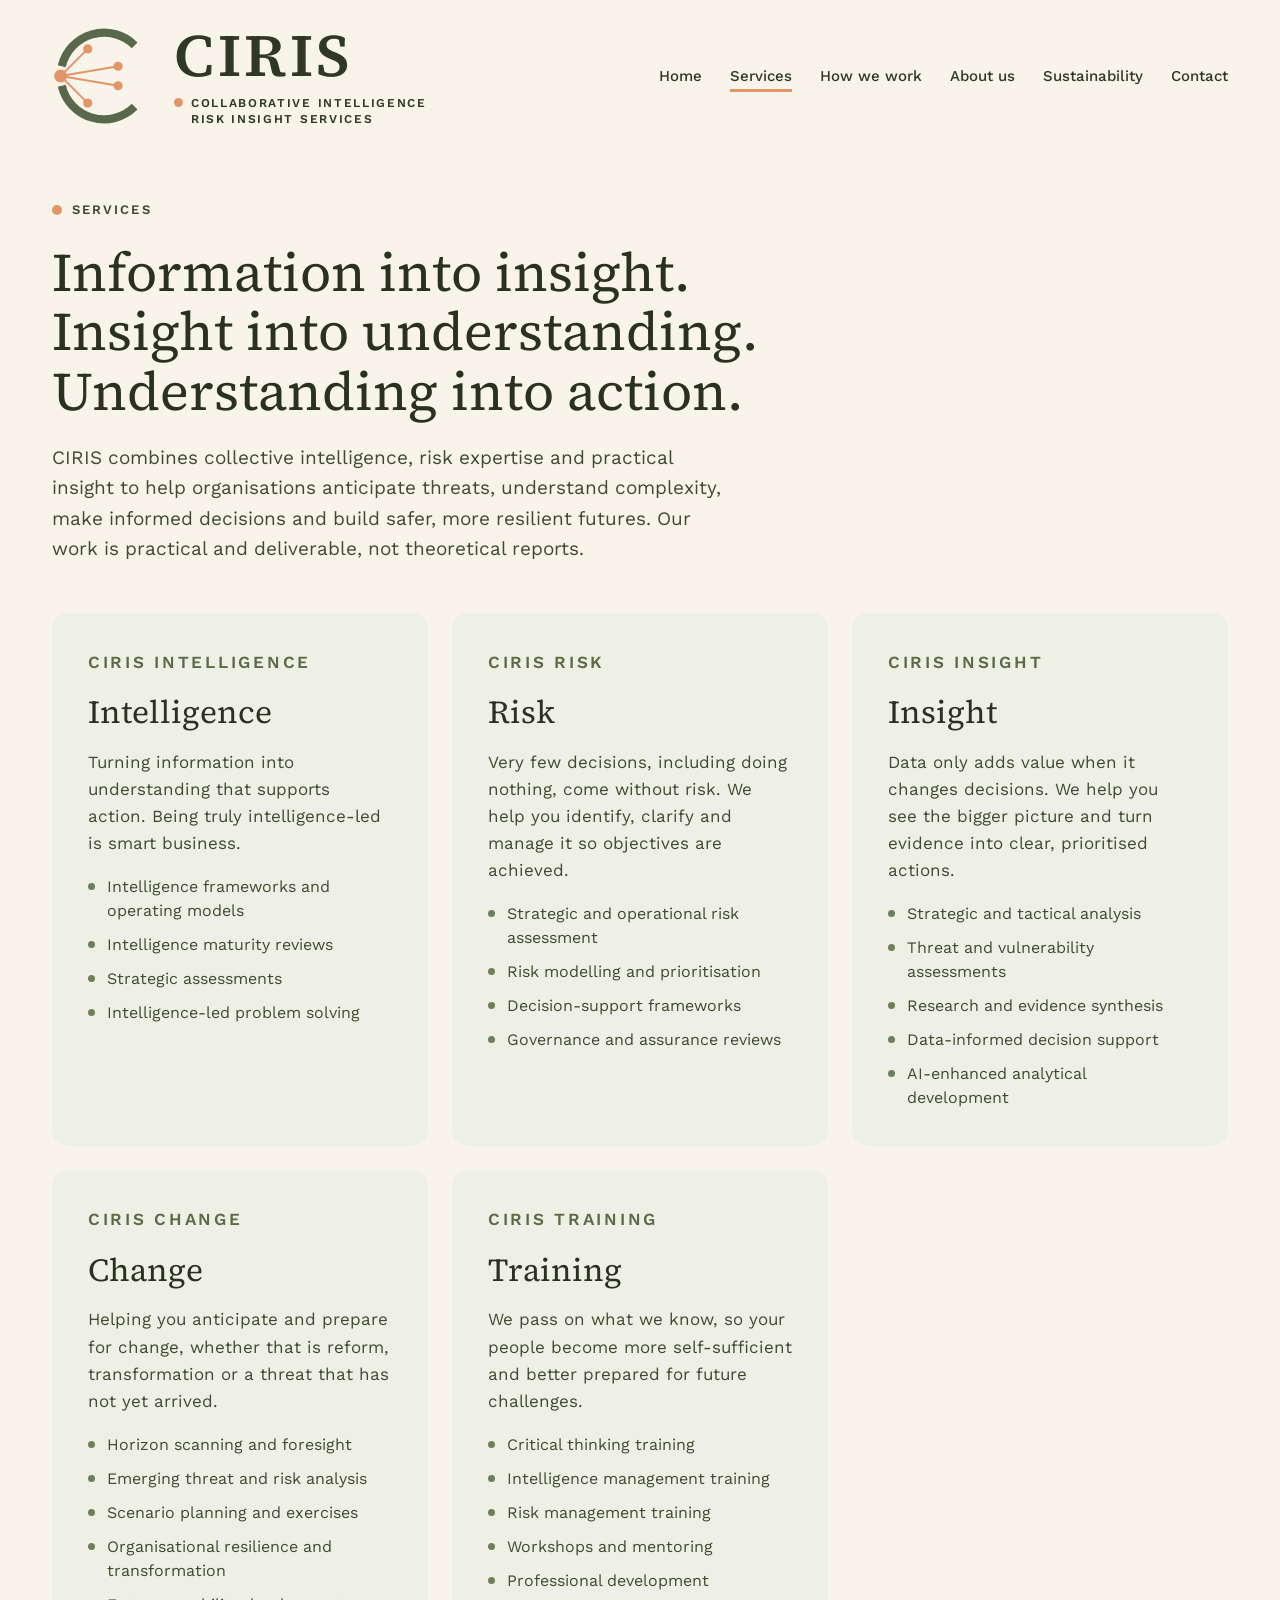
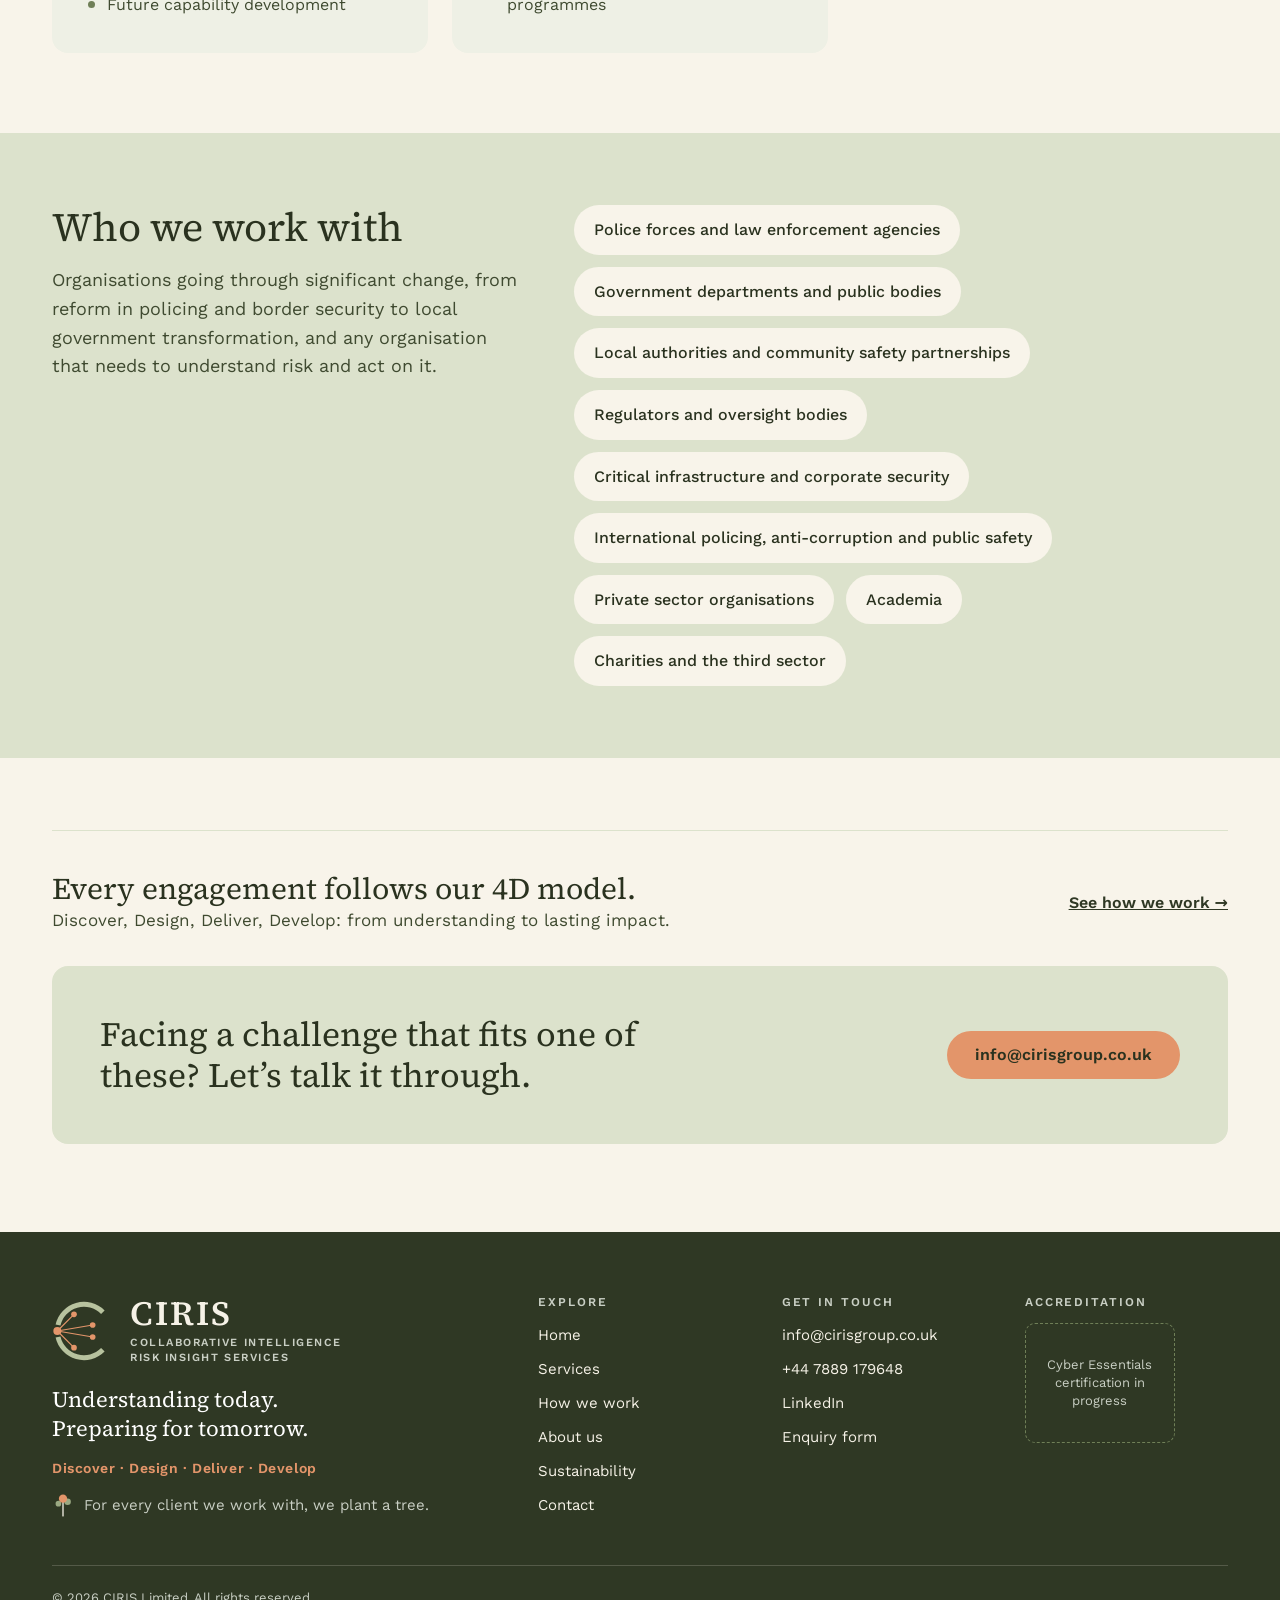
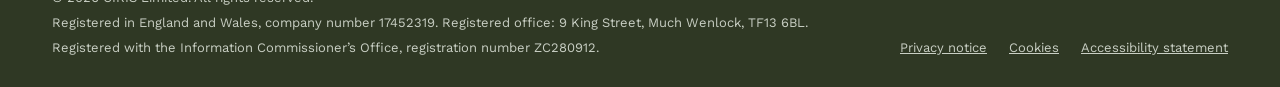
<file: services.html>
<!doctype html>
<html lang="en-GB">
<head>
<meta charset="utf-8">
<meta name="viewport" content="width=device-width, initial-scale=1">
<title>Services | CIRIS</title>
<meta name="description" content="Intelligence, risk, insight, change and training services for policing, government, the private sector and the third sector.">
<meta name="theme-color" content="#2F3824">
<meta property="og:title" content="Services | CIRIS">
<meta property="og:description" content="Intelligence, risk, insight, change and training services for policing, government, the private sector and the third sector.">
<meta property="og:type" content="website">
<meta property="og:image" content="https://cirisgroup.co.uk/assets/img/hero-landscape.jpg">
<link rel="icon" href="favicon.svg" type="image/svg+xml">
<link rel="preload" href="assets/fonts/source-serif-4-latin-400-normal.woff2" as="font" type="font/woff2" crossorigin>
<link rel="stylesheet" href="assets/css/site.css">
<script src="assets/js/site.js" defer></script>
</head>
<body>
<a class="skip" href="#main">Skip to content</a>
<div class="mini-nav" id="mini-nav">
<div class="wrap">
<a class="mini-brand" href="index.html" aria-label="CIRIS home"><svg class="mini-mark" viewBox="4 4 192 192" aria-hidden="true" focusable="false"><path d="M156.57 43.43 A80 80 0 0 0 22.05 82.0" fill="none" stroke="#59684A" stroke-width="15"/><path d="M22.05 118.0 A80 80 0 0 0 156.57 156.57" fill="none" stroke="#59684A" stroke-width="15"/><line x1="20" y1="100" x2="70" y2="50" stroke="#E3956A" stroke-width="3.5" stroke-linecap="round"/><line x1="20" y1="100" x2="126" y2="82" stroke="#E3956A" stroke-width="3.5" stroke-linecap="round"/><line x1="20" y1="100" x2="126" y2="118" stroke="#E3956A" stroke-width="3.5" stroke-linecap="round"/><line x1="20" y1="100" x2="70" y2="150" stroke="#E3956A" stroke-width="3.5" stroke-linecap="round"/><circle cx="20" cy="100" r="12" fill="#E3956A"/><circle cx="70" cy="50" r="8.5" fill="#E3956A"/><circle cx="126" cy="82" r="8.5" fill="#E3956A"/><circle cx="126" cy="118" r="8.5" fill="#E3956A"/><circle cx="70" cy="150" r="8.5" fill="#E3956A"/></svg><span>CIRIS</span></a>
<nav aria-label="Quick links"><ul><li><a href="index.html">Home</a></li><li><a href="services.html" aria-current="page">Services</a></li><li><a href="index.html#how-we-work">How we work</a></li><li><a href="about.html">About us</a></li><li><a href="sustainability.html">Sustainability</a></li><li><a href="contact.html">Contact</a></li></ul></nav>
</div>
</div>
<header class="site-header">
<div class="wrap">
<a class="brand" href="index.html" aria-label="CIRIS home">
<svg class="brand-mark" viewBox="4 4 192 192" aria-hidden="true" focusable="false"><path d="M156.57 43.43 A80 80 0 0 0 22.05 82.0" fill="none" stroke="#59684A" stroke-width="15"/><path d="M22.05 118.0 A80 80 0 0 0 156.57 156.57" fill="none" stroke="#59684A" stroke-width="15"/><line x1="20" y1="100" x2="70" y2="50" stroke="#E3956A" stroke-width="3.5" stroke-linecap="round"/><line x1="20" y1="100" x2="126" y2="82" stroke="#E3956A" stroke-width="3.5" stroke-linecap="round"/><line x1="20" y1="100" x2="126" y2="118" stroke="#E3956A" stroke-width="3.5" stroke-linecap="round"/><line x1="20" y1="100" x2="70" y2="150" stroke="#E3956A" stroke-width="3.5" stroke-linecap="round"/><circle cx="20" cy="100" r="12" fill="#E3956A"/><circle cx="70" cy="50" r="8.5" fill="#E3956A"/><circle cx="126" cy="82" r="8.5" fill="#E3956A"/><circle cx="126" cy="118" r="8.5" fill="#E3956A"/><circle cx="70" cy="150" r="8.5" fill="#E3956A"/></svg>
<span class="brand-text"><span class="brand-name">CIRIS</span><span class="brand-full">Collaborative Intelligence<br>Risk Insight Services</span></span>
</a>
<nav class="main-nav" aria-label="Main">
<ul>
<li><a href="index.html">Home</a></li>
<li><a href="services.html" aria-current="page">Services</a></li>
<li><a href="index.html#how-we-work">How we work</a></li>
<li><a href="about.html">About us</a></li>
<li><a href="sustainability.html">Sustainability</a></li>
<li><a href="contact.html">Contact</a></li>
</ul>
</nav>
</div>
</header>
<main id="main">
<section class="wrap page-intro">
<p class="eyebrow">Services</p>
<h1>Information into insight. Insight into understanding. Understanding into action.</h1>
<p class="lead">CIRIS combines collective intelligence, risk expertise and practical insight to help organisations anticipate threats, understand complexity, make informed decisions and build safer, more resilient futures. Our work is practical and deliverable, not theoretical reports.</p>
</section>
<section class="wrap services" aria-label="Our services">
<article class="svc">
<p class="kicker">CIRIS Intelligence</p>
<h2>Intelligence</h2>
<p>Turning information into understanding that supports action. Being truly intelligence-led is smart business.</p>
<ul class="dots"><li>Intelligence frameworks and operating models</li><li>Intelligence maturity reviews</li><li>Strategic assessments</li><li>Intelligence-led problem solving</li></ul>
</article>
<article class="svc">
<p class="kicker">CIRIS Risk</p>
<h2>Risk</h2>
<p>Very few decisions, including doing nothing, come without risk. We help you identify, clarify and manage it so objectives are achieved.</p>
<ul class="dots"><li>Strategic and operational risk assessment</li><li>Risk modelling and prioritisation</li><li>Decision-support frameworks</li><li>Governance and assurance reviews</li></ul>
</article>
<article class="svc">
<p class="kicker">CIRIS Insight</p>
<h2>Insight</h2>
<p>Data only adds value when it changes decisions. We help you see the bigger picture and turn evidence into clear, prioritised actions.</p>
<ul class="dots"><li>Strategic and tactical analysis</li><li>Threat and vulnerability assessments</li><li>Research and evidence synthesis</li><li>Data-informed decision support</li><li>AI-enhanced analytical development</li></ul>
</article>
<article class="svc">
<p class="kicker">CIRIS Change</p>
<h2>Change</h2>
<p>Helping you anticipate and prepare for change, whether that is reform, transformation or a threat that has not yet arrived.</p>
<ul class="dots"><li>Horizon scanning and foresight</li><li>Emerging threat and risk analysis</li><li>Scenario planning and exercises</li><li>Organisational resilience and transformation</li><li>Future capability development</li></ul>
</article>
<article class="svc">
<p class="kicker">CIRIS Training</p>
<h2>Training</h2>
<p>We pass on what we know, so your people become more self-sufficient and better prepared for future challenges.</p>
<ul class="dots"><li>Critical thinking training</li><li>Intelligence management training</li><li>Risk management training</li><li>Workshops and mentoring</li><li>Professional development programmes</li></ul>
</article>
</section>
<section class="band">
<div class="wrap">
<div class="band-text">
<h2>Who we work with</h2>
<p>Organisations going through significant change, from reform in policing and border security to local government transformation, and any organisation that needs to understand risk and act on it.</p>
</div>
<ul class="chips-list"><li>Police forces and law enforcement agencies</li><li>Government departments and public bodies</li><li>Local authorities and community safety partnerships</li><li>Regulators and oversight bodies</li><li>Critical infrastructure and corporate security</li><li>International policing, anti-corruption and public safety</li><li>Private sector organisations</li><li>Academia</li><li>Charities and the third sector</li></ul>
</div>
</section>
<section class="wrap follow">
<div class="follow-row">
<div>
<h2>Every engagement follows our 4D model.</h2>
<p>Discover, Design, Deliver, Develop: from understanding to lasting impact.</p>
</div>
<a class="arrow-link" href="index.html#how-we-work">See how we work →</a>
</div>
</section>
<div style="height:32px"></div>
<section class="wrap cta-band">
<div class="cta">
<h2>Facing a challenge that fits one of these? Let’s talk it through.</h2>
<a class="btn btn-primary" href="mailto:info@cirisgroup.co.uk">info@cirisgroup.co.uk</a>
</div>
</section>
</main>
<footer class="site-footer">
<div class="wrap">
<div class="ft-grid">
<div class="ft-brand">
<a class="ft-logo" href="index.html">
<svg class="" viewBox="4 4 192 192" aria-hidden="true" focusable="false"><path d="M156.57 43.43 A80 80 0 0 0 22.05 82.0" fill="none" stroke="#B7C29E" stroke-width="15"/><path d="M22.05 118.0 A80 80 0 0 0 156.57 156.57" fill="none" stroke="#B7C29E" stroke-width="15"/><line x1="20" y1="100" x2="70" y2="50" stroke="#E3956A" stroke-width="3.5" stroke-linecap="round"/><line x1="20" y1="100" x2="126" y2="82" stroke="#E3956A" stroke-width="3.5" stroke-linecap="round"/><line x1="20" y1="100" x2="126" y2="118" stroke="#E3956A" stroke-width="3.5" stroke-linecap="round"/><line x1="20" y1="100" x2="70" y2="150" stroke="#E3956A" stroke-width="3.5" stroke-linecap="round"/><circle cx="20" cy="100" r="12" fill="#E3956A"/><circle cx="70" cy="50" r="8.5" fill="#E3956A"/><circle cx="126" cy="82" r="8.5" fill="#E3956A"/><circle cx="126" cy="118" r="8.5" fill="#E3956A"/><circle cx="70" cy="150" r="8.5" fill="#E3956A"/></svg>
<span><strong>CIRIS</strong><small>Collaborative Intelligence<br>Risk Insight Services</small></span>
</a>
<p class="ft-tag">Understanding today.<br>Preparing for tomorrow.</p>
<p class="ft-4d">Discover · Design · Deliver · Develop</p>
<p class="ft-pledge"><svg width="22" height="24" viewBox="0 0 200 220" aria-hidden="true" focusable="false"><path d="M100 210 L100 70" stroke="#F6F2E7" stroke-width="12" stroke-linecap="round"/><circle cx="58" cy="98" r="26" fill="#9AA982"/><circle cx="142" cy="80" r="30" fill="#9AA982"/><circle cx="100" cy="52" r="38" fill="#E3956A"/></svg><span>For every client we work with, we plant a tree.</span></p>
</div>
<nav aria-label="Footer">
<h2>Explore</h2>
<ul>
<li><a href="index.html">Home</a></li>
<li><a href="services.html">Services</a></li>
<li><a href="index.html#how-we-work">How we work</a></li>
<li><a href="about.html">About us</a></li>
<li><a href="sustainability.html">Sustainability</a></li>
<li><a href="contact.html">Contact</a></li>
</ul>
</nav>
<div>
<h2>Get in touch</h2>
<ul>
<li><a href="mailto:info@cirisgroup.co.uk">info@cirisgroup.co.uk</a></li>
<li><a href="tel:+447889179648">+44 7889 179648</a></li>
<li><a href="https://www.linkedin.com/company/cirisgroup/" target="_blank" rel="noopener">LinkedIn</a></li>
<li><a href="contact.html">Enquiry form</a></li>
</ul>
</div>
<div>
<h2>Accreditation</h2>
<!-- TODO: replace with the official Cyber Essentials badge once the certificate is issued -->
<div class="badge-slot">Cyber Essentials certification in progress</div>
</div>
</div>
<div class="ft-legal">
<div>
<p>© 2026 CIRIS Limited. All rights reserved.</p>
<p>Registered in England and Wales, company number 17452319. Registered office: 9 King Street, Much Wenlock, TF13 6BL.</p>
<p>Registered with the Information Commissioner’s Office, registration number ZC280912.</p>
</div>
<ul>
<li><a href="privacy.html">Privacy notice</a></li>
<li><a href="privacy.html#cookies">Cookies</a></li>
<li><a href="accessibility.html">Accessibility statement</a></li>
</ul>
</div>
</div>
</footer>
</body>
</html>
</file>
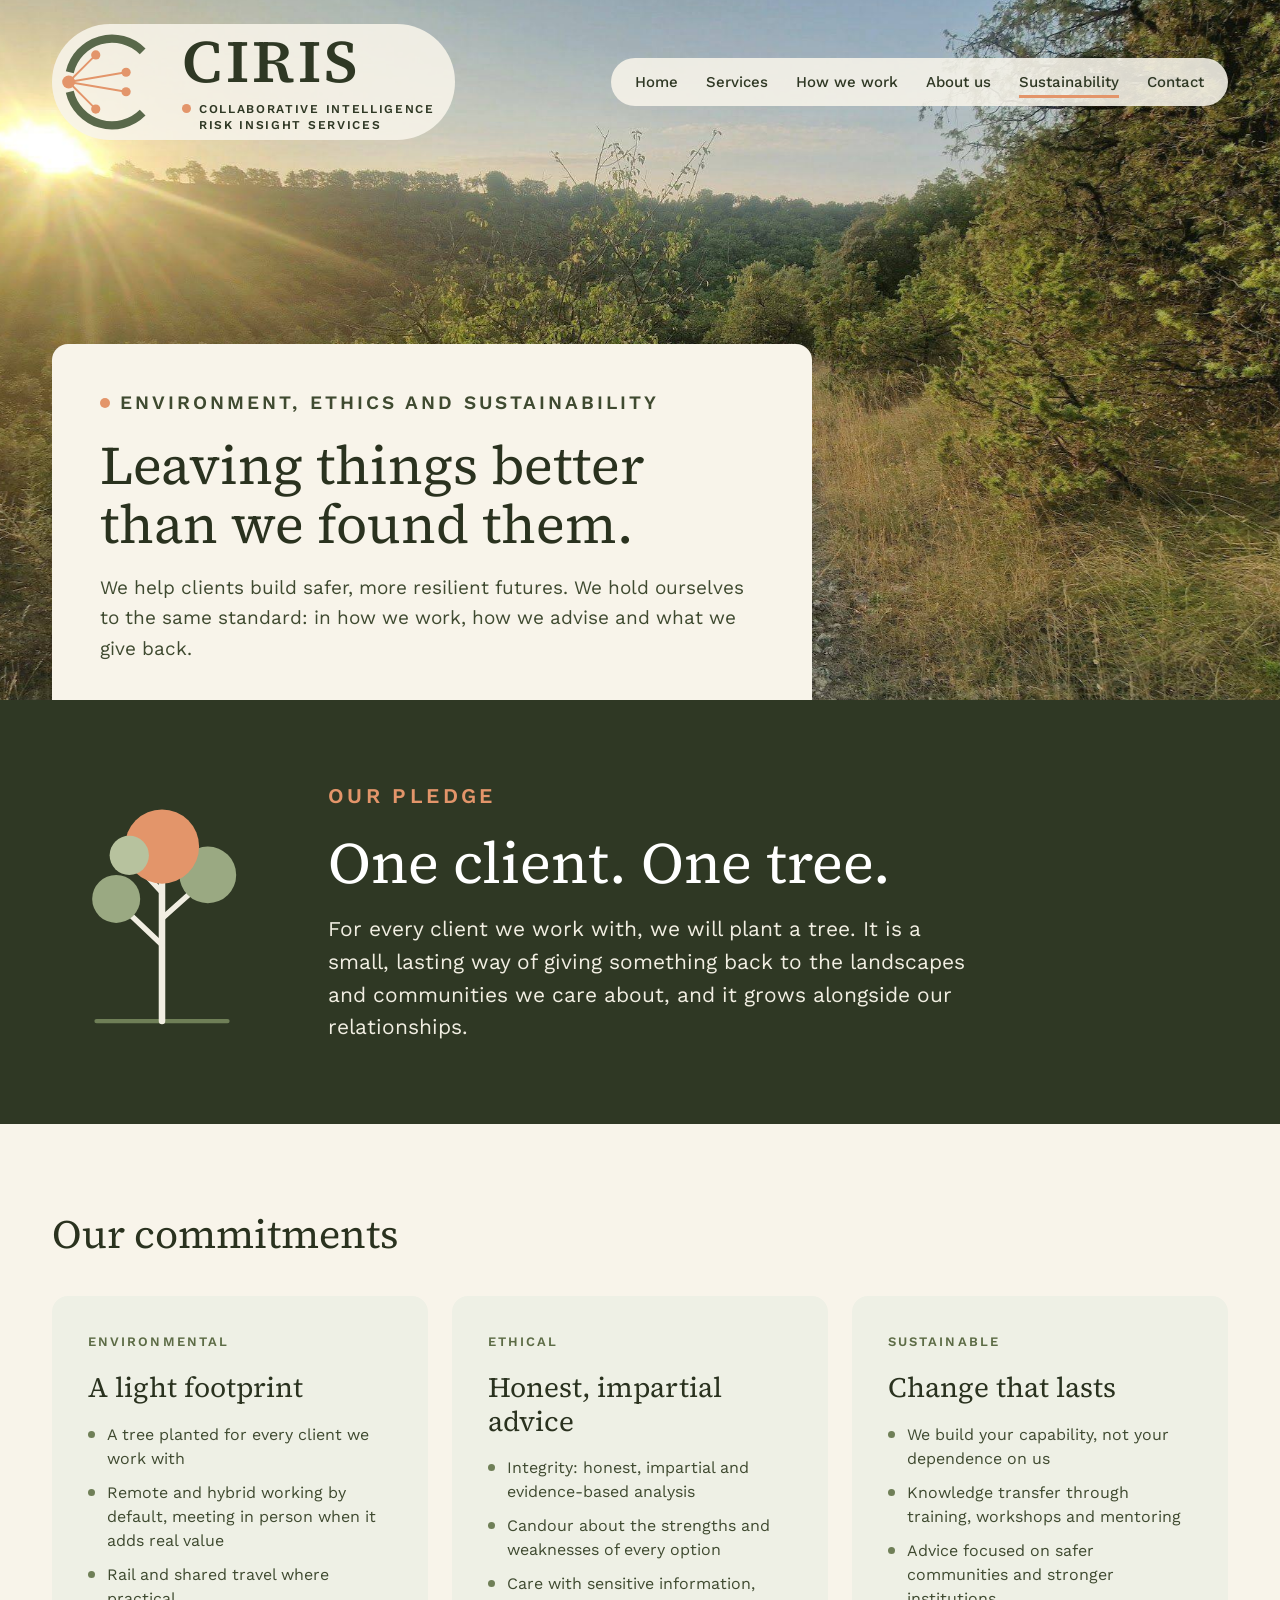
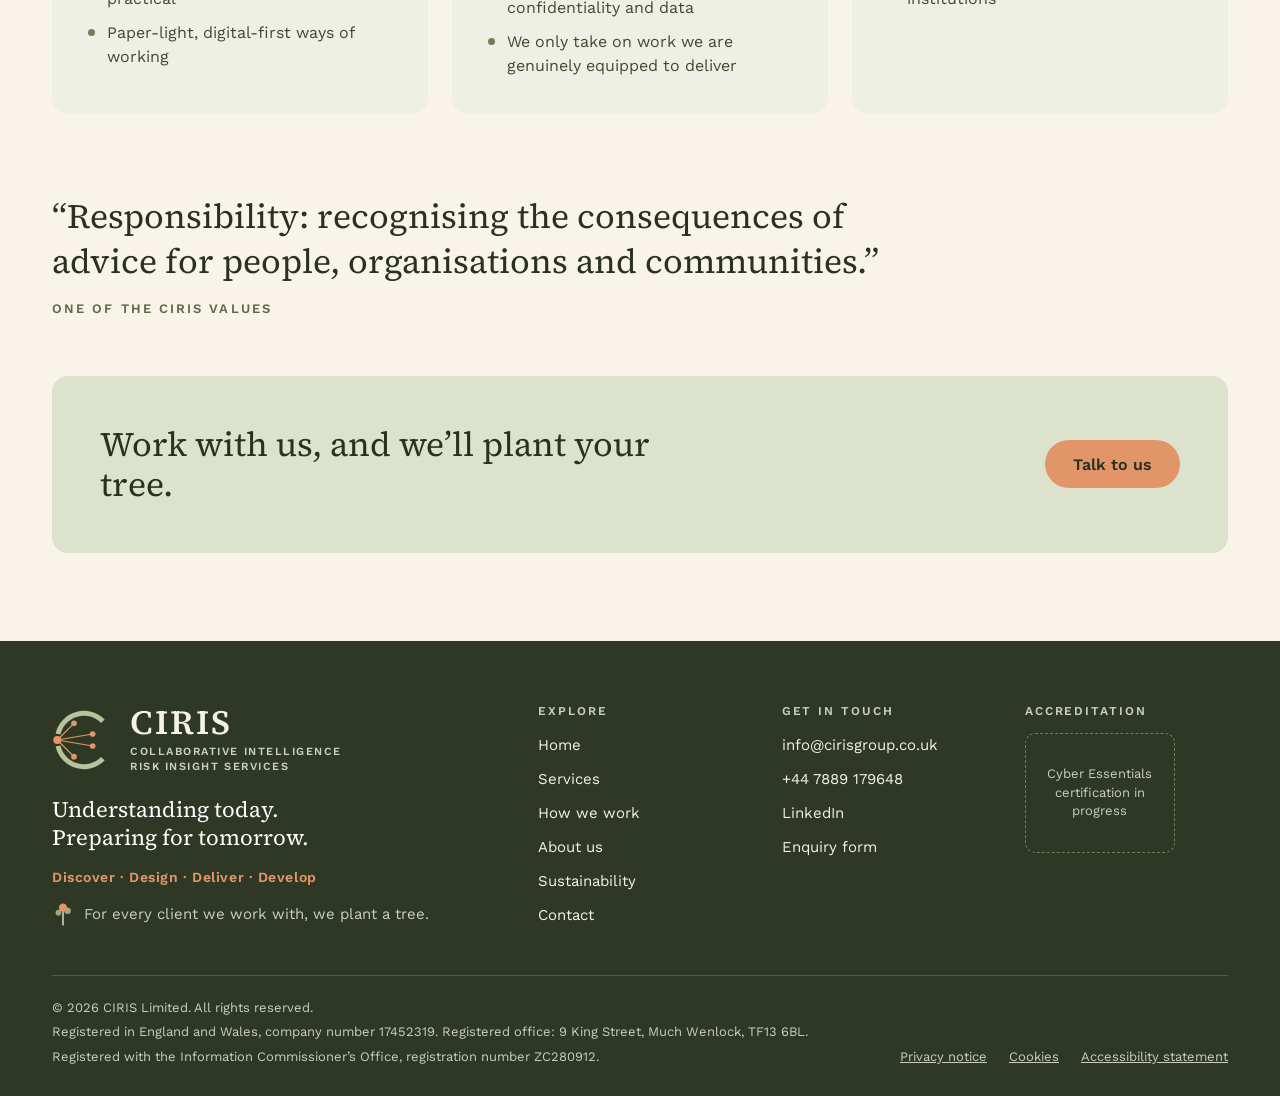
<file: sustainability.html>
<!doctype html>
<html lang="en-GB">
<head>
<meta charset="utf-8">
<meta name="viewport" content="width=device-width, initial-scale=1">
<title>Sustainability | CIRIS</title>
<meta name="description" content="Our environmental, ethical and sustainability commitments, including our pledge to plant a tree for every client we work with.">
<meta name="theme-color" content="#2F3824">
<meta property="og:title" content="Sustainability | CIRIS">
<meta property="og:description" content="Our environmental, ethical and sustainability commitments, including our pledge to plant a tree for every client we work with.">
<meta property="og:type" content="website">
<meta property="og:image" content="https://cirisgroup.co.uk/assets/img/hero-landscape.jpg">
<link rel="icon" href="favicon.svg" type="image/svg+xml">
<link rel="preload" href="assets/fonts/source-serif-4-latin-400-normal.woff2" as="font" type="font/woff2" crossorigin>
<link rel="stylesheet" href="assets/css/site.css">
<script src="assets/js/site.js" defer></script>
</head>
<body>
<a class="skip" href="#main">Skip to content</a>
<div class="mini-nav" id="mini-nav">
<div class="wrap">
<a class="mini-brand" href="index.html" aria-label="CIRIS home"><svg class="mini-mark" viewBox="4 4 192 192" aria-hidden="true" focusable="false"><path d="M156.57 43.43 A80 80 0 0 0 22.05 82.0" fill="none" stroke="#59684A" stroke-width="15"/><path d="M22.05 118.0 A80 80 0 0 0 156.57 156.57" fill="none" stroke="#59684A" stroke-width="15"/><line x1="20" y1="100" x2="70" y2="50" stroke="#E3956A" stroke-width="3.5" stroke-linecap="round"/><line x1="20" y1="100" x2="126" y2="82" stroke="#E3956A" stroke-width="3.5" stroke-linecap="round"/><line x1="20" y1="100" x2="126" y2="118" stroke="#E3956A" stroke-width="3.5" stroke-linecap="round"/><line x1="20" y1="100" x2="70" y2="150" stroke="#E3956A" stroke-width="3.5" stroke-linecap="round"/><circle cx="20" cy="100" r="12" fill="#E3956A"/><circle cx="70" cy="50" r="8.5" fill="#E3956A"/><circle cx="126" cy="82" r="8.5" fill="#E3956A"/><circle cx="126" cy="118" r="8.5" fill="#E3956A"/><circle cx="70" cy="150" r="8.5" fill="#E3956A"/></svg><span>CIRIS</span></a>
<nav aria-label="Quick links"><ul><li><a href="index.html">Home</a></li><li><a href="services.html">Services</a></li><li><a href="index.html#how-we-work">How we work</a></li><li><a href="about.html">About us</a></li><li><a href="sustainability.html" aria-current="page">Sustainability</a></li><li><a href="contact.html">Contact</a></li></ul></nav>
</div>
</div>

<section class="hero hero-sus">
<img class="hero-img" src="assets/img/hero-sustainability.jpg" alt="A footpath through sunlit scrub and grassland at sunset" width="1920" height="1081">
<header class="site-header on-photo">
<div class="wrap">
<a class="brand" href="index.html" aria-label="CIRIS home">
<svg class="brand-mark" viewBox="4 4 192 192" aria-hidden="true" focusable="false"><path d="M156.57 43.43 A80 80 0 0 0 22.05 82.0" fill="none" stroke="#59684A" stroke-width="15"/><path d="M22.05 118.0 A80 80 0 0 0 156.57 156.57" fill="none" stroke="#59684A" stroke-width="15"/><line x1="20" y1="100" x2="70" y2="50" stroke="#E3956A" stroke-width="3.5" stroke-linecap="round"/><line x1="20" y1="100" x2="126" y2="82" stroke="#E3956A" stroke-width="3.5" stroke-linecap="round"/><line x1="20" y1="100" x2="126" y2="118" stroke="#E3956A" stroke-width="3.5" stroke-linecap="round"/><line x1="20" y1="100" x2="70" y2="150" stroke="#E3956A" stroke-width="3.5" stroke-linecap="round"/><circle cx="20" cy="100" r="12" fill="#E3956A"/><circle cx="70" cy="50" r="8.5" fill="#E3956A"/><circle cx="126" cy="82" r="8.5" fill="#E3956A"/><circle cx="126" cy="118" r="8.5" fill="#E3956A"/><circle cx="70" cy="150" r="8.5" fill="#E3956A"/></svg>
<span class="brand-text"><span class="brand-name">CIRIS</span><span class="brand-full">Collaborative Intelligence<br>Risk Insight Services</span></span>
</a>
<nav class="main-nav" aria-label="Main">
<ul>
<li><a href="index.html">Home</a></li>
<li><a href="services.html">Services</a></li>
<li><a href="index.html#how-we-work">How we work</a></li>
<li><a href="about.html">About us</a></li>
<li><a href="sustainability.html" aria-current="page">Sustainability</a></li>
<li><a href="contact.html">Contact</a></li>
</ul>
</nav>
</div>
</header>
<div class="hero-card-wrap">
<div class="wrap">
<div class="hero-card">
<p class="eyebrow">Environment, ethics and sustainability</p>
<h1>Leaving things better than we found them.</h1>
<p>We help clients build safer, more resilient futures. We hold ourselves to the same standard: in how we work, how we advise and what we give back.</p>
</div>
</div>
</div>
</section>
<main id="main">
<section class="pledge">
<div class="wrap">
<svg class="tree" viewBox="0 0 200 220" role="img" aria-label="A tree in CIRIS colours">
<path d="M40 210 L160 210" stroke="#6F7F57" stroke-width="4" stroke-linecap="round"/>
<g class="canopy">
<path d="M100 210 L100 70" fill="none" stroke="#F1EEE2" stroke-width="6" stroke-linecap="round"/>
<path d="M100 140 L62 104 M100 116 L138 82 M100 92 L74 64" fill="none" stroke="#F1EEE2" stroke-width="5" stroke-linecap="round"/>
<circle cx="58" cy="98" r="22" fill="#9AA982"/>
<circle cx="142" cy="76" r="26" fill="#9AA982"/>
<circle cx="100" cy="50" r="34" fill="#E3956A"/>
<circle cx="70" cy="58" r="18" fill="#B7C29E"/>
</g>
</svg>
<div class="pledge-text">
<p class="kicker">Our pledge</p>
<h2>One client. One tree.</h2>
<p>For every client we work with, we will plant a tree. It is a small, lasting way of giving something back to the landscapes and communities we care about, and it grows alongside our relationships.</p>
</div>
</div>
</section>
<section class="wrap commitments">
<h2>Our commitments</h2>
<div class="pillars">
<article class="pillar">
<p class="kicker">Environmental</p>
<h3>A light footprint</h3>
<ul class="dots"><li>A tree planted for every client we work with</li><li>Remote and hybrid working by default, meeting in person when it adds real value</li><li>Rail and shared travel where practical</li><li>Paper-light, digital-first ways of working</li></ul>
</article>
<article class="pillar">
<p class="kicker">Ethical</p>
<h3>Honest, impartial advice</h3>
<ul class="dots"><li>Integrity: honest, impartial and evidence-based analysis</li><li>Candour about the strengths and weaknesses of every option</li><li>Care with sensitive information, confidentiality and data</li><li>We only take on work we are genuinely equipped to deliver</li></ul>
</article>
<article class="pillar">
<p class="kicker">Sustainable</p>
<h3>Change that lasts</h3>
<ul class="dots"><li>We build your capability, not your dependence on us</li><li>Knowledge transfer through training, workshops and mentoring</li><li>Advice focused on safer communities and stronger institutions</li></ul>
</article>
</div>
</section>
<section class="wrap quote">
<figure>
<blockquote>“Responsibility: recognising the consequences of advice for people, organisations and communities.”</blockquote>
<figcaption class="kicker">One of the CIRIS values</figcaption>
</figure>
</section>
<section class="wrap cta-band">
<div class="cta">
<h2>Work with us, and we’ll plant your tree.</h2>
<a class="btn btn-primary" href="mailto:info@cirisgroup.co.uk">Talk to us</a>
</div>
</section>
</main>
<footer class="site-footer">
<div class="wrap">
<div class="ft-grid">
<div class="ft-brand">
<a class="ft-logo" href="index.html">
<svg class="" viewBox="4 4 192 192" aria-hidden="true" focusable="false"><path d="M156.57 43.43 A80 80 0 0 0 22.05 82.0" fill="none" stroke="#B7C29E" stroke-width="15"/><path d="M22.05 118.0 A80 80 0 0 0 156.57 156.57" fill="none" stroke="#B7C29E" stroke-width="15"/><line x1="20" y1="100" x2="70" y2="50" stroke="#E3956A" stroke-width="3.5" stroke-linecap="round"/><line x1="20" y1="100" x2="126" y2="82" stroke="#E3956A" stroke-width="3.5" stroke-linecap="round"/><line x1="20" y1="100" x2="126" y2="118" stroke="#E3956A" stroke-width="3.5" stroke-linecap="round"/><line x1="20" y1="100" x2="70" y2="150" stroke="#E3956A" stroke-width="3.5" stroke-linecap="round"/><circle cx="20" cy="100" r="12" fill="#E3956A"/><circle cx="70" cy="50" r="8.5" fill="#E3956A"/><circle cx="126" cy="82" r="8.5" fill="#E3956A"/><circle cx="126" cy="118" r="8.5" fill="#E3956A"/><circle cx="70" cy="150" r="8.5" fill="#E3956A"/></svg>
<span><strong>CIRIS</strong><small>Collaborative Intelligence<br>Risk Insight Services</small></span>
</a>
<p class="ft-tag">Understanding today.<br>Preparing for tomorrow.</p>
<p class="ft-4d">Discover · Design · Deliver · Develop</p>
<p class="ft-pledge"><svg width="22" height="24" viewBox="0 0 200 220" aria-hidden="true" focusable="false"><path d="M100 210 L100 70" stroke="#F6F2E7" stroke-width="12" stroke-linecap="round"/><circle cx="58" cy="98" r="26" fill="#9AA982"/><circle cx="142" cy="80" r="30" fill="#9AA982"/><circle cx="100" cy="52" r="38" fill="#E3956A"/></svg><span>For every client we work with, we plant a tree.</span></p>
</div>
<nav aria-label="Footer">
<h2>Explore</h2>
<ul>
<li><a href="index.html">Home</a></li>
<li><a href="services.html">Services</a></li>
<li><a href="index.html#how-we-work">How we work</a></li>
<li><a href="about.html">About us</a></li>
<li><a href="sustainability.html">Sustainability</a></li>
<li><a href="contact.html">Contact</a></li>
</ul>
</nav>
<div>
<h2>Get in touch</h2>
<ul>
<li><a href="mailto:info@cirisgroup.co.uk">info@cirisgroup.co.uk</a></li>
<li><a href="tel:+447889179648">+44 7889 179648</a></li>
<li><a href="https://www.linkedin.com/company/cirisgroup/" target="_blank" rel="noopener">LinkedIn</a></li>
<li><a href="contact.html">Enquiry form</a></li>
</ul>
</div>
<div>
<h2>Accreditation</h2>
<!-- TODO: replace with the official Cyber Essentials badge once the certificate is issued -->
<div class="badge-slot">Cyber Essentials certification in progress</div>
</div>
</div>
<div class="ft-legal">
<div>
<p>© 2026 CIRIS Limited. All rights reserved.</p>
<p>Registered in England and Wales, company number 17452319. Registered office: 9 King Street, Much Wenlock, TF13 6BL.</p>
<p>Registered with the Information Commissioner’s Office, registration number ZC280912.</p>
</div>
<ul>
<li><a href="privacy.html">Privacy notice</a></li>
<li><a href="privacy.html#cookies">Cookies</a></li>
<li><a href="accessibility.html">Accessibility statement</a></li>
</ul>
</div>
</div>
</footer>
</body>
</html>
</file>
<file: assets/css/site.css>
/* CIRIS website stylesheet
   Palette: sage, deep moss, cream, with an amber accent.
   Fonts are self-hosted (no third-party requests, no cookies). */

@font-face { font-family: "Source Serif 4"; font-style: normal; font-weight: 400; font-display: swap; src: url("../fonts/source-serif-4-latin-400-normal.woff2") format("woff2"); }
@font-face { font-family: "Source Serif 4"; font-style: normal; font-weight: 600; font-display: swap; src: url("../fonts/source-serif-4-latin-600-normal.woff2") format("woff2"); }
@font-face { font-family: "Work Sans"; font-style: normal; font-weight: 400; font-display: swap; src: url("../fonts/work-sans-latin-400-normal.woff2") format("woff2"); }
@font-face { font-family: "Work Sans"; font-style: normal; font-weight: 500; font-display: swap; src: url("../fonts/work-sans-latin-500-normal.woff2") format("woff2"); }
@font-face { font-family: "Work Sans"; font-style: normal; font-weight: 600; font-display: swap; src: url("../fonts/work-sans-latin-600-normal.woff2") format("woff2"); }

:root {
  --cream: #F8F4EA;
  --card: #EEF0E5;
  --mist: #DCE2CC;
  --line: #C3CCAE;
  --sage: #59684A;
  --sage-soft: #9AA982;
  --sage-mid: #6F7F57;
  --label: #5C6B45;
  --text: #3F4A30;
  --ink: #2A321F;
  --moss: #2F3824;
  --accent: #E3956A;
  --accent-tint: #F6E2D4;
  --footer-muted: #C9CFC4;
  --serif: "Source Serif 4", Georgia, "Times New Roman", serif;
  --sans: "Work Sans", "Segoe UI", system-ui, sans-serif;
  --wrap: 1240px;
}

*, *::before, *::after { box-sizing: border-box; }
[hidden] { display: none !important; }
html { scroll-behavior: smooth; -webkit-text-size-adjust: 100%; }
@media (prefers-reduced-motion: reduce) { html { scroll-behavior: auto; } }
body { margin: 0; background: var(--cream); color: var(--text); font-family: var(--sans); font-size: 17px; line-height: 1.6; }
img { max-width: 100%; height: auto; display: block; }
a { color: var(--moss); }
a:hover { color: #1F261A; }
:focus-visible { outline: 3px solid var(--moss); outline-offset: 3px; }
h1, h2, h3 { font-family: var(--serif); font-weight: 400; color: var(--ink); margin: 0; line-height: 1.12; }
p { margin: 0; }

.wrap { max-width: var(--wrap); margin: 0 auto; padding-left: 32px; padding-right: 32px; }
.skip { position: absolute; left: -9999px; top: 8px; z-index: 100; background: var(--moss); color: #fff; padding: 10px 16px; border-radius: 8px; }
.skip:focus { left: 16px; }

/* ---------- Header ---------- */
.site-header { position: relative; z-index: 2; }
.site-header .wrap { display: flex; flex-wrap: wrap; align-items: center; justify-content: space-between; gap: 16px 32px; padding-top: 24px; padding-bottom: 24px; }
.brand { display: flex; align-items: center; gap: 18px; text-decoration: none; color: var(--moss); }
.brand-mark { width: 104px; height: 104px; flex: none; }
.brand-text { display: flex; flex-direction: column; gap: 10px; }
.brand-name { font-family: var(--serif); font-size: 60px; line-height: 1; font-weight: 600; letter-spacing: .06em; }
.brand-full { display: flex; align-items: flex-start; gap: 8px; font-size: 12px; line-height: 1.35; font-weight: 600; letter-spacing: .14em; text-transform: uppercase; }
.brand-full::before { content: ""; width: 9px; height: 9px; margin-top: 3px; border-radius: 50%; background: var(--accent); flex: none; }
.main-nav ul { list-style: none; margin: 0; padding: 0; display: flex; flex-wrap: wrap; gap: 8px 28px; font-size: 15px; font-weight: 500; }
.main-nav a { text-decoration: none; display: inline-block; padding: 8px 0; }
.main-nav a:hover { text-decoration: underline; text-underline-offset: 8px; }
.main-nav a[aria-current="page"] { text-decoration: underline; text-decoration-color: var(--accent); text-decoration-thickness: 3px; text-underline-offset: 8px; }
.on-photo .brand, .on-photo .main-nav { background: rgba(248,244,234,.88); border-radius: 999px; }
.on-photo .brand { padding: 6px 20px 6px 8px; }
.on-photo .main-nav { padding: 4px 24px; }

/* ---------- Compact navigation shown after scrolling ---------- */
.mini-nav { position: fixed; top: 0; left: 0; right: 0; z-index: 50; background: rgba(248,244,234,.9); -webkit-backdrop-filter: blur(8px); backdrop-filter: blur(8px); border-bottom: 1px solid rgba(195,204,174,.6); transform: translateY(-100%); visibility: hidden; transition: transform .25s ease, visibility .25s; }
.mini-nav.show { transform: none; visibility: visible; }
.mini-nav .wrap { display: flex; align-items: center; justify-content: space-between; gap: 24px; min-height: 56px; }
.mini-brand { display: flex; align-items: center; gap: 8px; text-decoration: none; color: var(--moss); font-family: var(--serif); font-weight: 600; font-size: 20px; letter-spacing: .06em; }
.mini-mark { width: 34px; height: 34px; flex: none; }
.mini-nav ul { list-style: none; margin: 0; padding: 0; display: flex; gap: 22px; font-size: 14px; font-weight: 500; }
.mini-nav a { color: var(--text); text-decoration: none; opacity: .78; display: inline-block; padding: 12px 0; }
.mini-nav a:hover, .mini-nav a:focus-visible { opacity: 1; text-decoration: underline; text-underline-offset: 6px; }
.mini-nav a[aria-current="page"] { opacity: 1; text-decoration: underline; text-decoration-color: var(--accent); text-decoration-thickness: 2px; text-underline-offset: 6px; }
#how-we-work, #main { scroll-margin-top: 72px; }

/* ---------- Photo heroes ---------- */
.hero { position: relative; overflow: hidden; background: #DCE0CC; }
.hero-img { position: absolute; left: 0; top: -40px; width: 100%; height: calc(100% + 80px) !important; object-fit: cover; will-change: transform; }
.hero-home { min-height: 760px; }
.hero-home .hero-img { object-position: 62% 45%; }
.hero-about { min-height: 460px; }
.hero-about .hero-img { object-position: 62% 60%; }
.hero-sus { min-height: 700px; display: flex; flex-direction: column; }
.hero-sus .hero-img { object-position: 50% 55%; }
.hero-body { position: relative; padding-top: 72px; padding-bottom: 72px; display: flex; flex-direction: column; gap: 28px; }
.hero-home h1 { font-size: 60px; line-height: 1.08; max-width: 760px; }
.hero-about h1 { font-size: 56px; max-width: 720px; }
.hero-card-wrap { position: relative; margin-top: auto; }
.hero-card { background: var(--cream); border-radius: 16px 16px 0 0; padding: 44px 48px 36px; max-width: 760px; display: flex; flex-direction: column; gap: 18px; }
.hero-card h1 { font-size: 54px; line-height: 1.1; }
.hero-card p { font-size: 19px; }

/* ---------- Common pieces ---------- */
.eyebrow { display: flex; align-items: center; gap: 10px; font-size: 13px; font-weight: 600; letter-spacing: .16em; text-transform: uppercase; color: var(--text); }
.eyebrow::before { content: ""; width: 10px; height: 10px; border-radius: 50%; background: var(--accent); flex: none; }
.kicker { font-size: 13px; font-weight: 600; letter-spacing: .16em; text-transform: uppercase; color: var(--label); }
.lead { font-size: 19px; max-width: 680px; }
.page-intro { padding-top: 48px; padding-bottom: 48px; display: flex; flex-direction: column; gap: 22px; }
.page-intro h1 { font-size: 54px; line-height: 1.1; max-width: 820px; }
.section-head { padding-top: 88px; padding-bottom: 24px; display: flex; flex-direction: column; gap: 20px; }
.section-head h2 { font-size: 48px; max-width: 760px; }
.btn { display: inline-flex; align-items: center; gap: 10px; min-height: 48px; padding: 0 28px; border-radius: 999px; font-family: var(--sans); font-weight: 600; font-size: 16px; text-decoration: none; color: var(--ink); cursor: pointer; border: 0; }
.btn-primary { background: var(--accent); }
.btn-primary:hover { background: #E8A47E; color: var(--ink); }
.btn-outline { border: 1.5px solid var(--moss); background: transparent; }
.btn-outline:hover { background: var(--card); }
.btn-row { display: flex; flex-wrap: wrap; gap: 16px; }
.cta-band { padding-bottom: 88px; }
.cta { background: var(--mist); border-radius: 16px; padding: 48px; display: flex; flex-wrap: wrap; align-items: center; justify-content: space-between; gap: 24px; }
.cta h2 { font-size: 34px; line-height: 1.2; max-width: 620px; }
.dots { list-style: none; margin: 0; padding: 0; display: flex; flex-direction: column; gap: 10px; }
.dots li { display: flex; gap: 12px; align-items: baseline; font-size: 16px; line-height: 1.5; }
.dots li::before { content: ""; flex: none; width: 7px; height: 7px; border-radius: 50%; background: var(--sage-mid); transform: translateY(-2px); }

/* ---------- Disclosure toggles (stages and bios) ---------- */
details > summary { list-style: none; cursor: pointer; }
details > summary::-webkit-details-marker { display: none; }
.toggle-icon { flex: none; width: 34px; height: 34px; border-radius: 50%; border: 2px solid var(--moss); display: inline-flex; align-items: center; justify-content: center; font-size: 20px; font-weight: 500; line-height: 1; color: var(--moss); }
.toggle-icon::before { content: "+"; }
details[open] .toggle-icon { background: var(--accent); }
details[open] .toggle-icon::before { content: "\2212"; }
.reveal { animation: reveal .3s ease-out; }
@keyframes reveal { from { opacity: 0; transform: translateY(-4px); } to { opacity: 1; transform: none; } }

/* ---------- Home: 4D model ---------- */
.model { padding-top: 24px; padding-bottom: 72px; display: flex; flex-wrap: wrap; align-items: flex-start; gap: 56px; }
.model-graphic { flex: 1 1 420px; min-width: 0; max-width: 560px; margin: 0 auto; display: flex; flex-direction: column; align-items: center; gap: 16px; }
.net { width: 100%; height: auto; display: block; overflow: visible; }
.net .lbl { font-family: var(--sans); font-size: 7px; font-weight: 600; letter-spacing: .12em; fill: var(--moss); }
.net .end { text-anchor: end; }
.net .hublbl { font-family: var(--sans); font-size: 5.4px; font-weight: 600; letter-spacing: .14em; fill: var(--ink); text-anchor: middle; }
.net .pulse { stroke: var(--accent); stroke-width: 3.5; stroke-linecap: round; stroke-dasharray: 5 160; stroke-dashoffset: 5; opacity: 0; }
.net.done .pulse { animation: travel 4s ease-in-out infinite; }
.net .p1 { animation-delay: .2s; } .net .p2 { animation-delay: 1.2s; } .net .p3 { animation-delay: 2.2s; } .net .p4 { animation-delay: 3.2s; }
.net .ring { fill: none; stroke: var(--accent); stroke-width: 1.2; opacity: 0; transform-origin: 100px 100px; }
.net.done .ring { animation: ring 3.2s ease-out .4s infinite; }
@keyframes travel { 0% { stroke-dashoffset: 5; opacity: 0; } 10% { opacity: 1; } 80% { opacity: 1; } 100% { stroke-dashoffset: -62; opacity: 0; } }
@keyframes ring { 0% { transform: scale(1); opacity: .7; } 100% { transform: scale(2.2); opacity: 0; } }
.model-graphic .net { cursor: pointer; }
.replay { display: inline-flex; align-items: center; gap: 8px; min-height: 44px; padding: 0 18px; border: 1.5px solid var(--moss); border-radius: 999px; background: transparent; font-family: var(--sans); font-size: 14px; font-weight: 600; color: var(--ink); cursor: pointer; }
.replay:hover { background: var(--card); }
.stages { flex: 1 1 420px; min-width: 0; display: flex; flex-direction: column; gap: 14px; }
.stages ol { list-style: none; margin: 0; padding: 0; display: flex; flex-direction: column; gap: 14px; }
.stage { background: var(--card); border-radius: 12px; padding: 22px 26px; }
.stage summary { display: flex; flex-direction: column; gap: 10px; }
.stage-title { display: flex; align-items: center; gap: 20px; min-height: 44px; }
.stage-title::before { content: ""; width: 20px; height: 20px; border-radius: 50%; border: 5px solid var(--accent); flex: none; }
.stage-title h3 { flex: 1 1 auto; font-weight: 600; font-size: 24px; }
.stage summary:hover h3 { text-decoration: underline; text-decoration-thickness: 2px; text-underline-offset: 6px; }
.stage-short { margin-left: 40px; font-size: 16px; }
.stage-more { margin: 12px 0 0 40px; padding-top: 12px; border-top: 1px solid var(--line); display: flex; flex-direction: column; gap: 12px; font-size: 16px; line-height: 1.65; color: var(--moss); }
.hint { font-size: 14px; color: var(--label); }

/* ---------- Services ---------- */
.services { padding-bottom: 80px; display: grid; grid-template-columns: repeat(auto-fit, minmax(340px, 1fr)); gap: 24px; }
.svc { background: var(--card); border-radius: 16px; padding: 36px; display: flex; flex-direction: column; gap: 18px; }
.svc h2 { font-size: 32px; line-height: 1.15; }
.svc p { font-size: 17px; }
.band { background: var(--mist); }
.band .wrap { padding-top: 72px; padding-bottom: 72px; display: flex; flex-wrap: wrap; gap: 48px; }
.band-text { flex: 1 1 340px; min-width: 0; display: flex; flex-direction: column; gap: 16px; }
.band-text h2 { font-size: 40px; }
.band-text p { font-size: 18px; }
.chips-list { flex: 1 1 520px; min-width: 0; margin: 0; padding: 0; list-style: none; display: flex; flex-wrap: wrap; gap: 12px; align-content: flex-start; }
.chips-list li { background: var(--cream); border-radius: 999px; padding: 12px 20px; font-size: 16px; font-weight: 500; color: var(--ink); }
.follow { padding-top: 72px; display: flex; flex-direction: column; gap: 32px; }
.follow-row { display: flex; flex-wrap: wrap; align-items: center; justify-content: space-between; gap: 24px; border-top: 1px solid var(--mist); padding-top: 40px; }
.follow-row h2 { font-size: 30px; line-height: 1.2; }
.arrow-link { font-weight: 600; font-size: 16px; min-height: 44px; display: inline-flex; align-items: center; }

/* ---------- About ---------- */
.story { padding-top: 80px; padding-bottom: 40px; display: flex; flex-wrap: wrap; gap: 56px; }
.story-side { flex: 1 1 320px; min-width: 0; max-width: 400px; display: flex; flex-direction: column; gap: 24px; }
.story-side h2 { font-size: 44px; }
.stat { display: flex; flex-direction: column; gap: 4px; padding: 24px 0; border-top: 1px solid var(--line); border-bottom: 1px solid var(--line); }
.stat strong { font-family: var(--serif); font-weight: 400; font-size: 64px; line-height: 1; color: var(--ink); }
.stat span { font-size: 16px; line-height: 1.5; }
.story-body { flex: 1 1 520px; min-width: 0; display: flex; flex-direction: column; gap: 18px; font-size: 18px; line-height: 1.65; color: var(--moss); }
.turns { list-style: none; margin: 4px 0; padding: 0; display: flex; flex-wrap: wrap; gap: 12px; }
.turns li { flex: 1 1 160px; background: var(--card); border-radius: 12px; padding: 18px 20px; line-height: 1.45; }
.turns small { display: block; font-size: 13px; font-weight: 600; letter-spacing: .14em; text-transform: uppercase; color: var(--label); }
.turns span { font-family: var(--serif); font-size: 22px; color: var(--ink); }
.story-close { font-family: var(--serif); font-size: 23px; line-height: 1.45; color: var(--ink); }
.directors-head { padding-top: 56px; padding-bottom: 8px; }
.directors-head h2 { font-size: 40px; margin-bottom: 12px; }
.directors { padding-top: 24px; padding-bottom: 72px; }
.director { display: flex; flex-wrap: wrap; align-items: flex-start; gap: 56px; padding: 56px 0; border-top: 1px solid var(--mist); }
.director:last-child { border-bottom: 1px solid var(--mist); }
.director:nth-child(even) { flex-direction: row-reverse; justify-content: flex-end; }
.director img { flex: 0 1 360px; width: 100%; max-width: 360px; aspect-ratio: 4 / 5; object-fit: cover; border-radius: 12px; }
.director-text { flex: 1 1 420px; min-width: 0; padding-top: 32px; }
.director summary { display: flex; flex-direction: column; gap: 14px; }
.director-name { display: inline-flex; align-items: center; gap: 20px; min-height: 48px; }
.director-name h2 { font-size: 46px; line-height: 1.1; }
.director summary:hover h2 { text-decoration: underline; text-decoration-thickness: 2px; text-underline-offset: 8px; }
.director .toggle-icon { width: 40px; height: 40px; font-size: 24px; }
.bio { display: flex; flex-direction: column; gap: 16px; max-width: 660px; padding-top: 30px; font-size: 17px; line-height: 1.65; }
.bio .bio-lead { font-family: var(--serif); font-size: 23px; line-height: 1.4; font-weight: 600; color: var(--ink); }

/* ---------- Sustainability ---------- */
.pledge { background: var(--moss); color: #F1EEE2; }
.pledge .wrap { padding-top: 80px; padding-bottom: 80px; display: flex; flex-wrap: wrap; align-items: center; gap: 56px; }
.pledge-text { flex: 1 1 520px; min-width: 0; display: flex; flex-direction: column; gap: 20px; }
.pledge-text .kicker { color: var(--accent); }
.pledge-text h2 { font-size: 58px; line-height: 1.05; color: #fff; }
.pledge-text p { max-width: 640px; font-size: 21px; line-height: 1.55; }
.tree { width: 220px; height: 240px; flex: none; }
.tree .canopy { transform-origin: 100px 150px; animation: sway 6s ease-in-out infinite alternate; }
@keyframes sway { from { transform: rotate(-1.5deg); } to { transform: rotate(1.5deg); } }
.commitments { padding-top: 88px; padding-bottom: 40px; display: flex; flex-direction: column; gap: 40px; }
.commitments > h2 { font-size: 40px; }
.pillars { display: grid; grid-template-columns: repeat(auto-fit, minmax(300px, 1fr)); gap: 24px; }
.pillar { background: var(--card); border-radius: 16px; padding: 36px; display: flex; flex-direction: column; gap: 18px; }
.pillar h3 { font-size: 28px; line-height: 1.2; }
.quote { padding-top: 40px; padding-bottom: 56px; }
.quote figure { margin: 0; display: flex; flex-direction: column; gap: 16px; max-width: 900px; }
.quote blockquote { margin: 0; font-family: var(--serif); font-size: 34px; line-height: 1.3; color: var(--ink); }

/* ---------- Contact ---------- */
.contact { padding-top: 8px; padding-bottom: 88px; display: flex; flex-wrap: wrap; align-items: flex-start; gap: 40px; }
.form-card { flex: 999 1 560px; min-width: 0; background: var(--card); border-radius: 16px; padding: 44px; }
.form-card h2 { font-size: 32px; }
.enquiry { display: flex; flex-direction: column; gap: 24px; }
.fields { display: grid; grid-template-columns: repeat(auto-fit, minmax(220px, 1fr)); gap: 20px; }
.fld { display: flex; flex-direction: column; gap: 8px; }
.fld label, .fs legend { font-size: 15px; font-weight: 600; color: var(--ink); }
.opt { font-weight: 400; color: var(--label); }
.inp { width: 100%; min-height: 50px; padding: 12px 16px; border: 1.5px solid #8C9A75; border-radius: 10px; background: #fff; font-family: var(--sans); font-size: 16px; color: var(--ink); }
textarea.inp { min-height: 160px; resize: vertical; line-height: 1.55; }
.inp:focus { outline: 3px solid var(--moss); outline-offset: 2px; border-color: var(--moss); }
.fs { border: 0; margin: 0; padding: 0; display: flex; flex-direction: column; gap: 12px; }
.chips { display: flex; flex-wrap: wrap; gap: 10px; }
.chip { position: relative; display: inline-flex; }
.chip input { position: absolute; opacity: 0; width: 1px; height: 1px; }
.chip span { display: inline-flex; align-items: center; gap: 8px; min-height: 44px; padding: 0 18px; border: 1.5px solid #8C9A75; border-radius: 999px; background: #fff; font-size: 15px; font-weight: 500; color: var(--ink); cursor: pointer; }
.chip span::before { content: ""; width: 10px; height: 10px; border-radius: 50%; border: 2px solid #8C9A75; }
.chip input:checked + span { border-color: var(--moss); background: var(--accent-tint); }
.chip input:checked + span::before { background: var(--accent); border-color: var(--moss); }
.chip input:focus-visible + span { outline: 3px solid var(--moss); outline-offset: 2px; }
.consent { display: flex; gap: 12px; align-items: flex-start; font-size: 15px; line-height: 1.5; }
.consent input { flex: none; width: 22px; height: 22px; margin: 1px 0 0; accent-color: var(--moss); }
.hp { position: absolute; left: -9999px; width: 1px; height: 1px; overflow: hidden; }
.form-status { font-size: 15px; color: #8A2E12; }
.thanks { display: flex; flex-direction: column; gap: 18px; padding: 24px 0; }
.thanks h2 { font-size: 40px; }
.contact-side { flex: 1 1 360px; min-width: 0; display: flex; flex-direction: column; gap: 24px; }
.link-card { background: #fff; border: 1px solid var(--mist); border-radius: 16px; padding: 28px 28px 24px; display: flex; flex-direction: column; gap: 14px; }
.link-card svg { width: 100%; height: auto; overflow: visible; }
.link .trail { stroke: var(--accent); stroke-dasharray: 100 100; stroke-dashoffset: 100; transition: stroke-dashoffset .6s ease-out; }
.link .you-ring { fill: none; stroke: var(--accent); stroke-width: 1.4; transform-origin: 226px 100px; animation: breathe 2.8s ease-out infinite; }
.link .pulse { opacity: 0; }
.link .hub-ring { fill: none; stroke: var(--accent); stroke-width: 1.4; opacity: 0; transform-origin: 20px 100px; }
.link.sent .you-ring { animation: none; opacity: 0; }
.link.sent .pulse { animation: travel2 2.4s ease-in-out .2s infinite; }
.link.sent .hub-ring { animation: ripple 2.4s ease-out 1.2s infinite; }
@keyframes breathe { 0% { transform: scale(1); opacity: .8; } 100% { transform: scale(2.2); opacity: 0; } }
@keyframes travel2 { 0% { stroke-dashoffset: 0; opacity: 0; } 10% { opacity: 1; } 75% { opacity: 1; } 100% { stroke-dashoffset: -96; opacity: 0; } }
@keyframes ripple { 0% { transform: scale(1); opacity: .8; } 100% { transform: scale(2.6); opacity: 0; } }
.steps { list-style: none; margin: 0; padding: 0; display: flex; flex-direction: column; gap: 14px; counter-reset: step; }
.steps li { display: flex; gap: 16px; align-items: flex-start; font-size: 16px; line-height: 1.55; counter-increment: step; }
.steps li::before { content: counter(step); flex: none; width: 32px; height: 32px; border-radius: 50%; background: var(--moss); color: #fff; display: inline-flex; align-items: center; justify-content: center; font-size: 14px; font-weight: 600; margin-top: -4px; }
.side-cta { background: var(--mist); border-radius: 16px; padding: 28px; display: flex; flex-direction: column; gap: 14px; }
.side-cta h2 { font-size: 24px; }

/* ---------- Simple text pages ---------- */
.prose { padding-top: 48px; padding-bottom: 88px; max-width: 760px; display: flex; flex-direction: column; gap: 18px; }
.prose h1 { font-size: 48px; }
.prose h2 { font-size: 28px; margin-top: 16px; }

/* ---------- Footer ---------- */
.site-footer { background: var(--moss); color: #F6F2E7; }
.site-footer .wrap { padding-top: 64px; padding-bottom: 28px; }
.ft-grid { display: grid; grid-template-columns: repeat(auto-fit, minmax(200px, 1fr)); gap: 40px; }
.ft-brand { grid-column: span 2; min-width: 0; display: flex; flex-direction: column; gap: 14px; }
.ft-logo { display: flex; align-items: center; gap: 14px; text-decoration: none; color: #F6F2E7; }
.ft-logo svg { width: 64px; height: 64px; flex: none; }
.ft-logo strong { display: block; font-family: var(--serif); font-size: 34px; line-height: 1; font-weight: 600; letter-spacing: .06em; }
.ft-logo small { display: block; margin-top: 6px; font-size: 11px; line-height: 1.35; font-weight: 600; letter-spacing: .14em; text-transform: uppercase; color: var(--footer-muted); }
.ft-tag { margin-top: 6px; font-family: var(--serif); font-size: 22px; line-height: 1.3; color: #fff; }
.ft-4d { font-size: 14px; font-weight: 600; letter-spacing: .04em; color: var(--accent); }
.ft-pledge { display: flex; align-items: center; gap: 10px; font-size: 15px; color: var(--footer-muted); }
.site-footer h2 { font-family: var(--sans); margin: 0 0 14px; font-size: 12px; font-weight: 600; letter-spacing: .16em; text-transform: uppercase; color: var(--footer-muted); }
.site-footer ul { list-style: none; margin: 0; padding: 0; display: flex; flex-direction: column; gap: 10px; font-size: 15px; }
.site-footer a { color: #F6F2E7; text-decoration: none; }
.site-footer a:hover { color: var(--accent); text-decoration: underline; text-underline-offset: 3px; }
.site-footer a:focus-visible { outline-color: var(--accent); }
.badge-slot { width: 150px; height: 120px; border: 1.5px dashed var(--sage-mid); border-radius: 10px; display: flex; align-items: center; justify-content: center; text-align: center; padding: 12px; font-size: 13px; line-height: 1.4; color: var(--footer-muted); }
.ft-legal { margin-top: 48px; padding-top: 22px; border-top: 1px solid rgba(246,242,231,.18); display: flex; flex-wrap: wrap; justify-content: space-between; gap: 16px 40px; font-size: 13px; line-height: 1.6; color: var(--footer-muted); }
.ft-legal div { display: flex; flex-direction: column; gap: 4px; max-width: 760px; }
.site-footer .ft-legal ul { flex-direction: row; flex-wrap: wrap; gap: 8px 22px; align-self: flex-end; font-size: 13px; }
.site-footer .ft-legal a { color: var(--footer-muted); text-decoration: underline; }

/* ---------- Phones and small tablets ---------- */
@media (max-width: 760px) {
  body { font-size: 16px; }
  .wrap { padding-left: 16px; padding-right: 16px; }
  .brand { gap: 12px; }
  .brand-mark { width: 64px; height: 64px; }
  .brand-name { font-size: 38px; }
  .brand-full { font-size: 10px; }
  .main-nav { width: 100%; }
  .main-nav ul { gap: 4px 18px; font-size: 15px; }
  .on-photo .main-nav { border-radius: 16px; padding: 4px 16px; }
  .hero-home { min-height: 600px; }
  .hero-home h1, .hero-about h1 { font-size: 40px; }
  .hero-body { padding-top: 40px; }
  .hero-card { padding: 28px 20px 24px; }
  .hero-card h1, .page-intro h1 { font-size: 38px; }
  .section-head h2 { font-size: 34px; }
  .section-head { padding-top: 56px; }
  .services { grid-template-columns: 1fr; }
  .svc, .pillar { padding: 26px; }
  .cta { padding: 28px; }
  .cta h2 { font-size: 26px; }
  .band-text h2, .commitments > h2, .directors-head h2 { font-size: 32px; }
  .story-side h2 { font-size: 34px; }
  .director { gap: 24px; padding: 32px 0; }
  .director-text { padding-top: 0; }
  .director-name h2 { font-size: 32px; }
  .pledge-text h2 { font-size: 40px; }
  .pledge-text p { font-size: 18px; }
  .tree { width: 150px; height: 164px; }
  .quote blockquote { font-size: 26px; }
  .form-card { padding: 24px 18px; }
  .stage { padding: 18px; }
  .stage-short, .stage-more { margin-left: 0; }
  .ft-brand { grid-column: auto; }
  .mini-brand span { display: none; }
  .mini-mark { width: 28px; height: 28px; }
  .mini-nav .wrap { gap: 12px; }
  .mini-nav nav { overflow-x: auto; -webkit-overflow-scrolling: touch; scrollbar-width: none; }
  .mini-nav ul { gap: 16px; white-space: nowrap; font-size: 13px; }
  .link-card { position: static; }
}

@media (prefers-reduced-motion: reduce) {
  *, *::before, *::after { animation-duration: .001ms !important; animation-iteration-count: 1 !important; transition-duration: .001ms !important; }
  .net .pulse, .net .ring, .link .pulse, .link .hub-ring { display: none; }
  .hero-img { transform: none !important; }
}

/* LinkedIn links in director bios */
.li-link { display: inline-flex; align-items: center; gap: 10px; min-height: 44px; font-weight: 600; color: var(--moss); text-decoration: underline; text-decoration-color: var(--accent); text-decoration-thickness: 2px; text-underline-offset: 5px; }
.li-link svg { flex: none; color: #0A66C2; }
.li-link:hover { color: #1F261A; }
.visually-hidden { position: absolute; width: 1px; height: 1px; overflow: hidden; clip: rect(0 0 0 0); white-space: nowrap; }

/* Privacy notice and other long text pages */
.prose-wide { max-width: 900px; }
.prose ul { margin: 0; padding-left: 22px; display: flex; flex-direction: column; gap: 8px; }
.prose h2 { scroll-margin-top: 72px; }
.table-wrap { overflow-x: auto; border: 1px solid var(--mist); border-radius: 12px; }
.prose table { width: 100%; border-collapse: collapse; font-size: 15px; line-height: 1.5; }
.prose th, .prose td { text-align: left; vertical-align: top; padding: 12px 16px; border-bottom: 1px solid var(--mist); }
.prose th { background: var(--card); color: var(--ink); font-weight: 600; }
.prose tr:last-child td { border-bottom: 0; }
@media (max-width: 760px) { .prose table { min-width: 560px; } }
</file>
